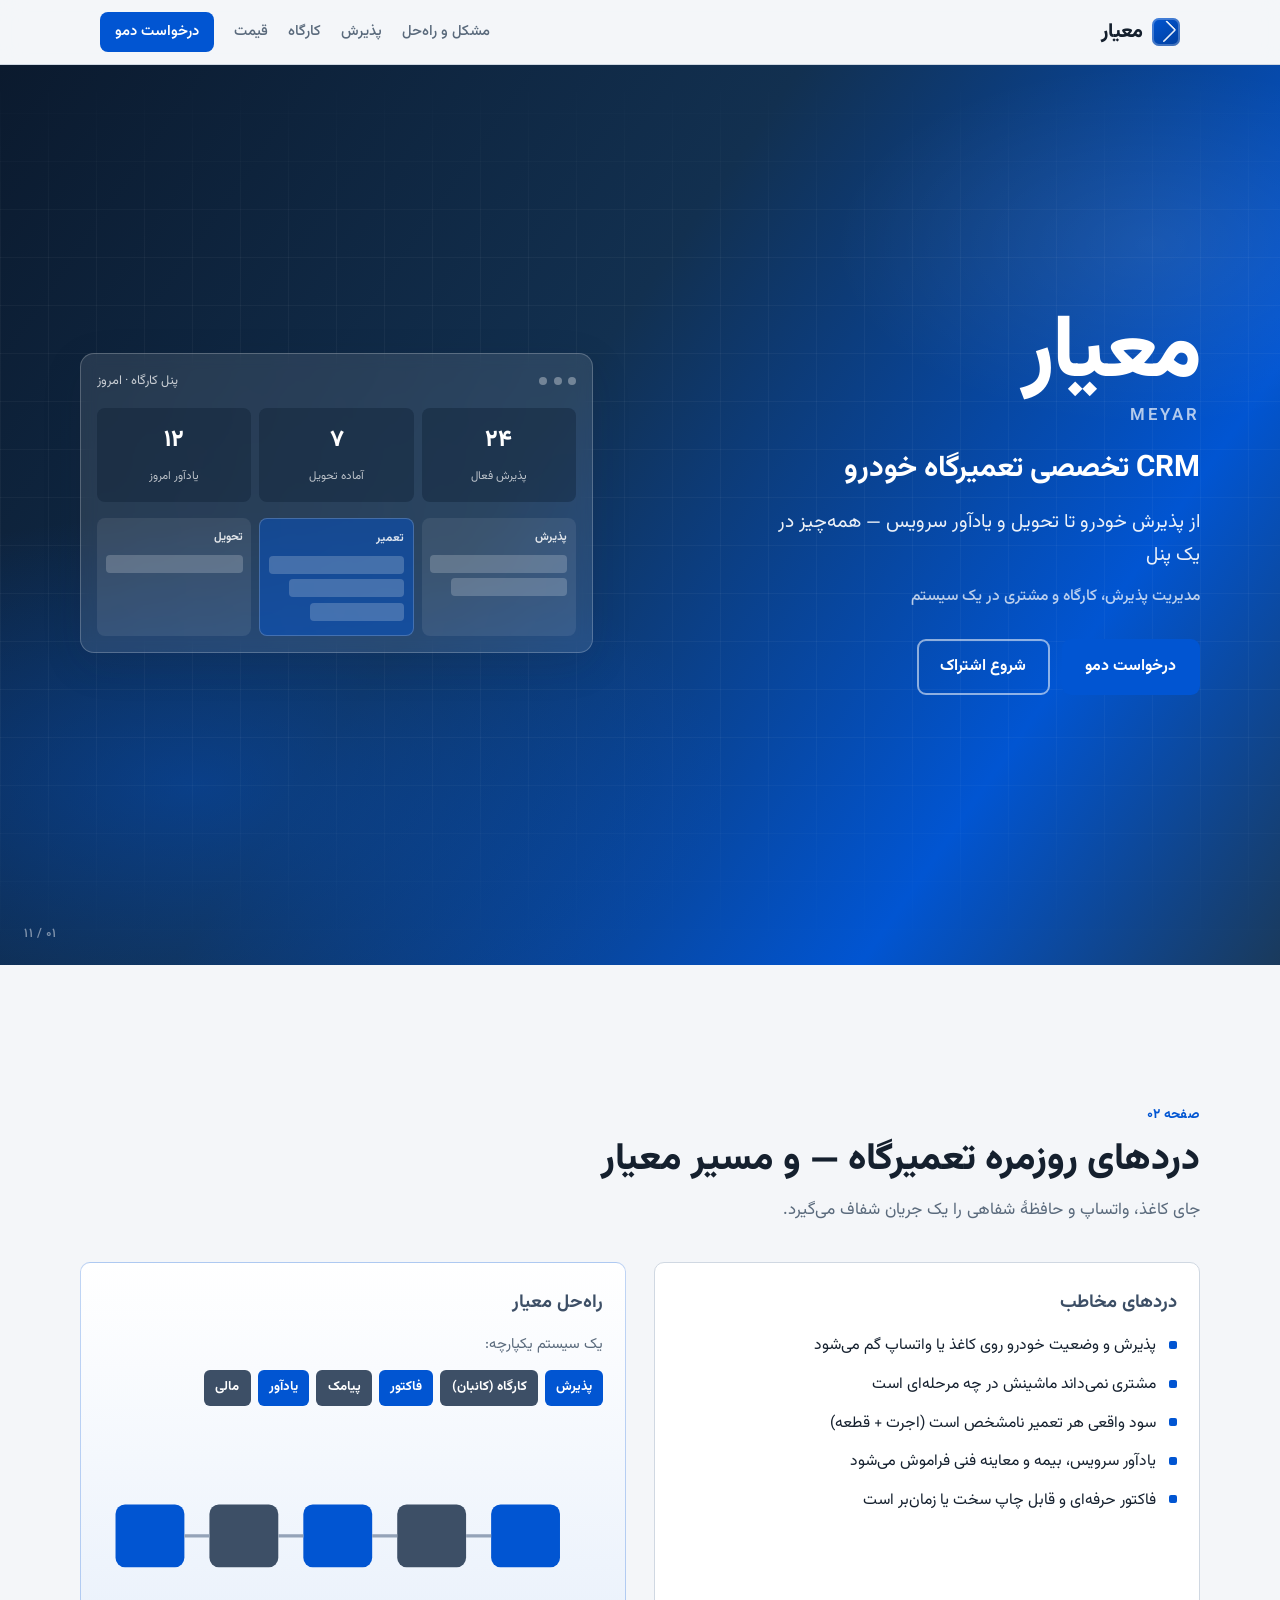
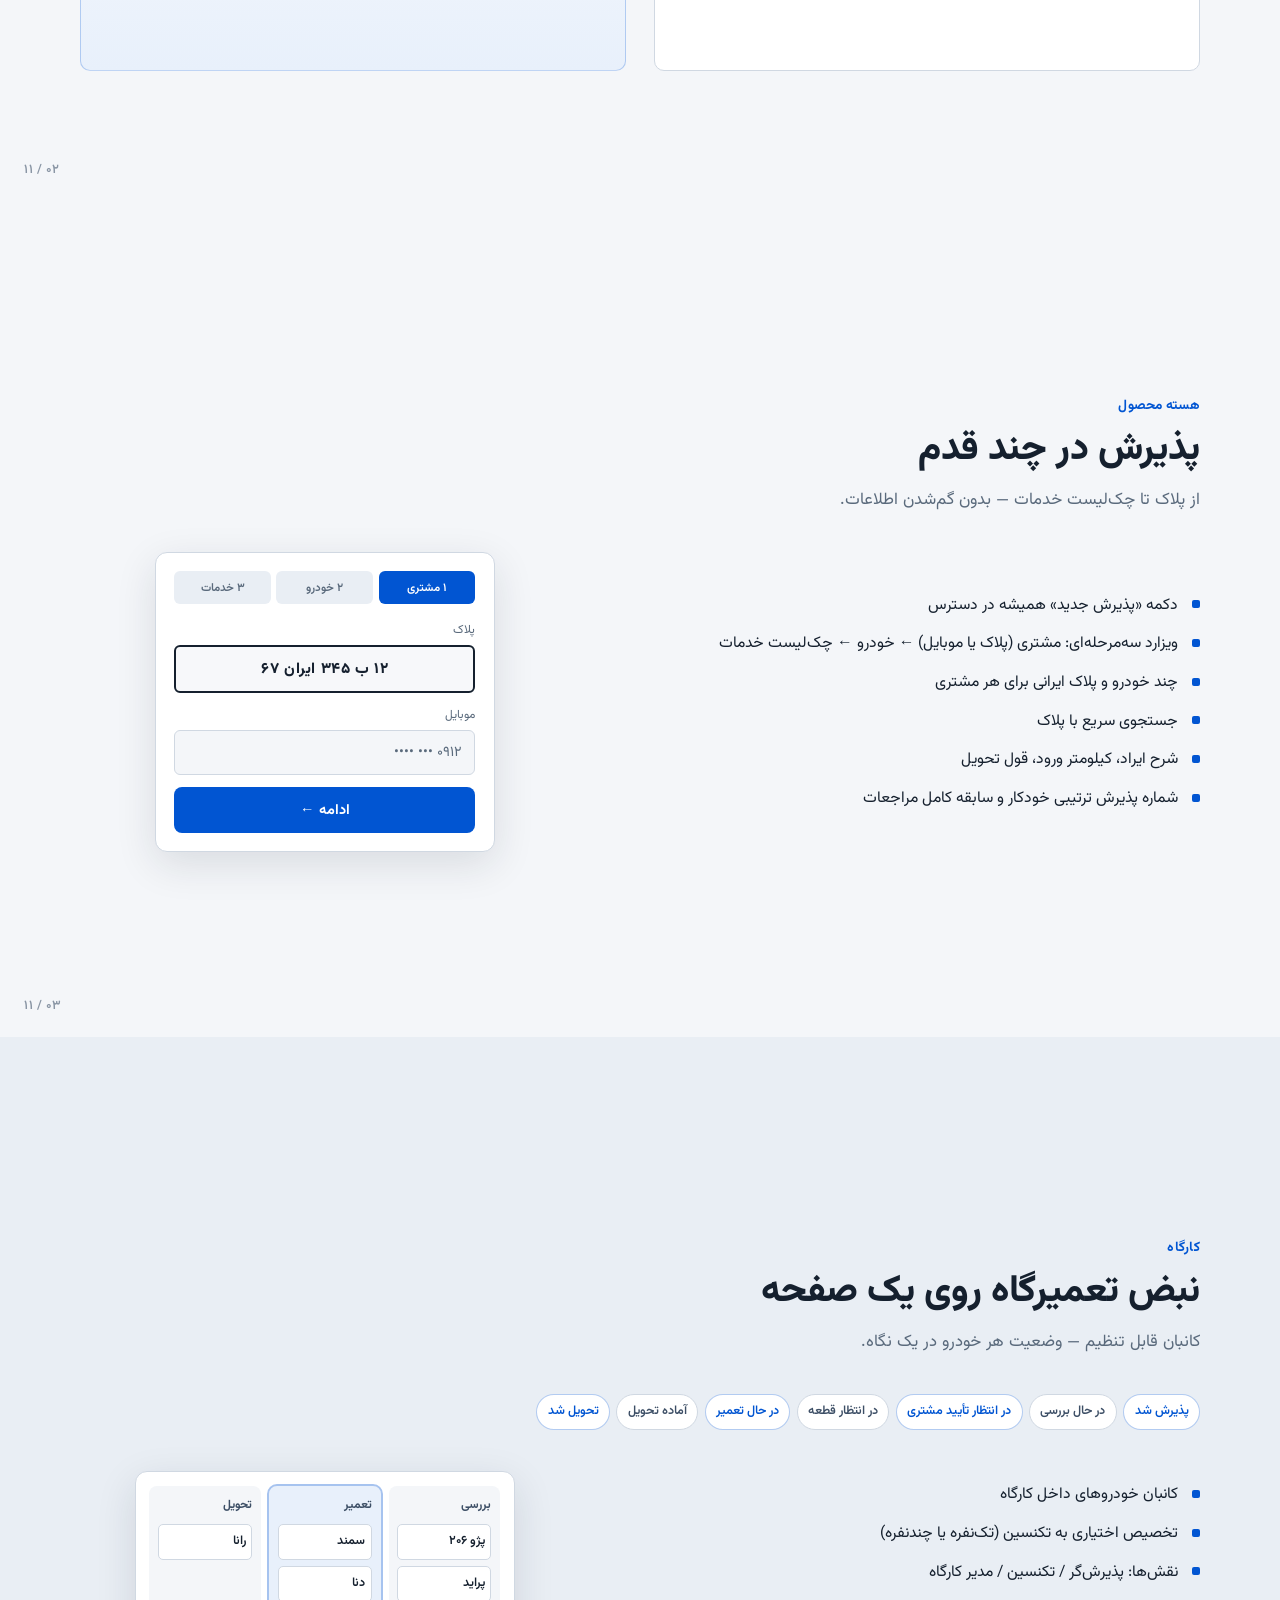
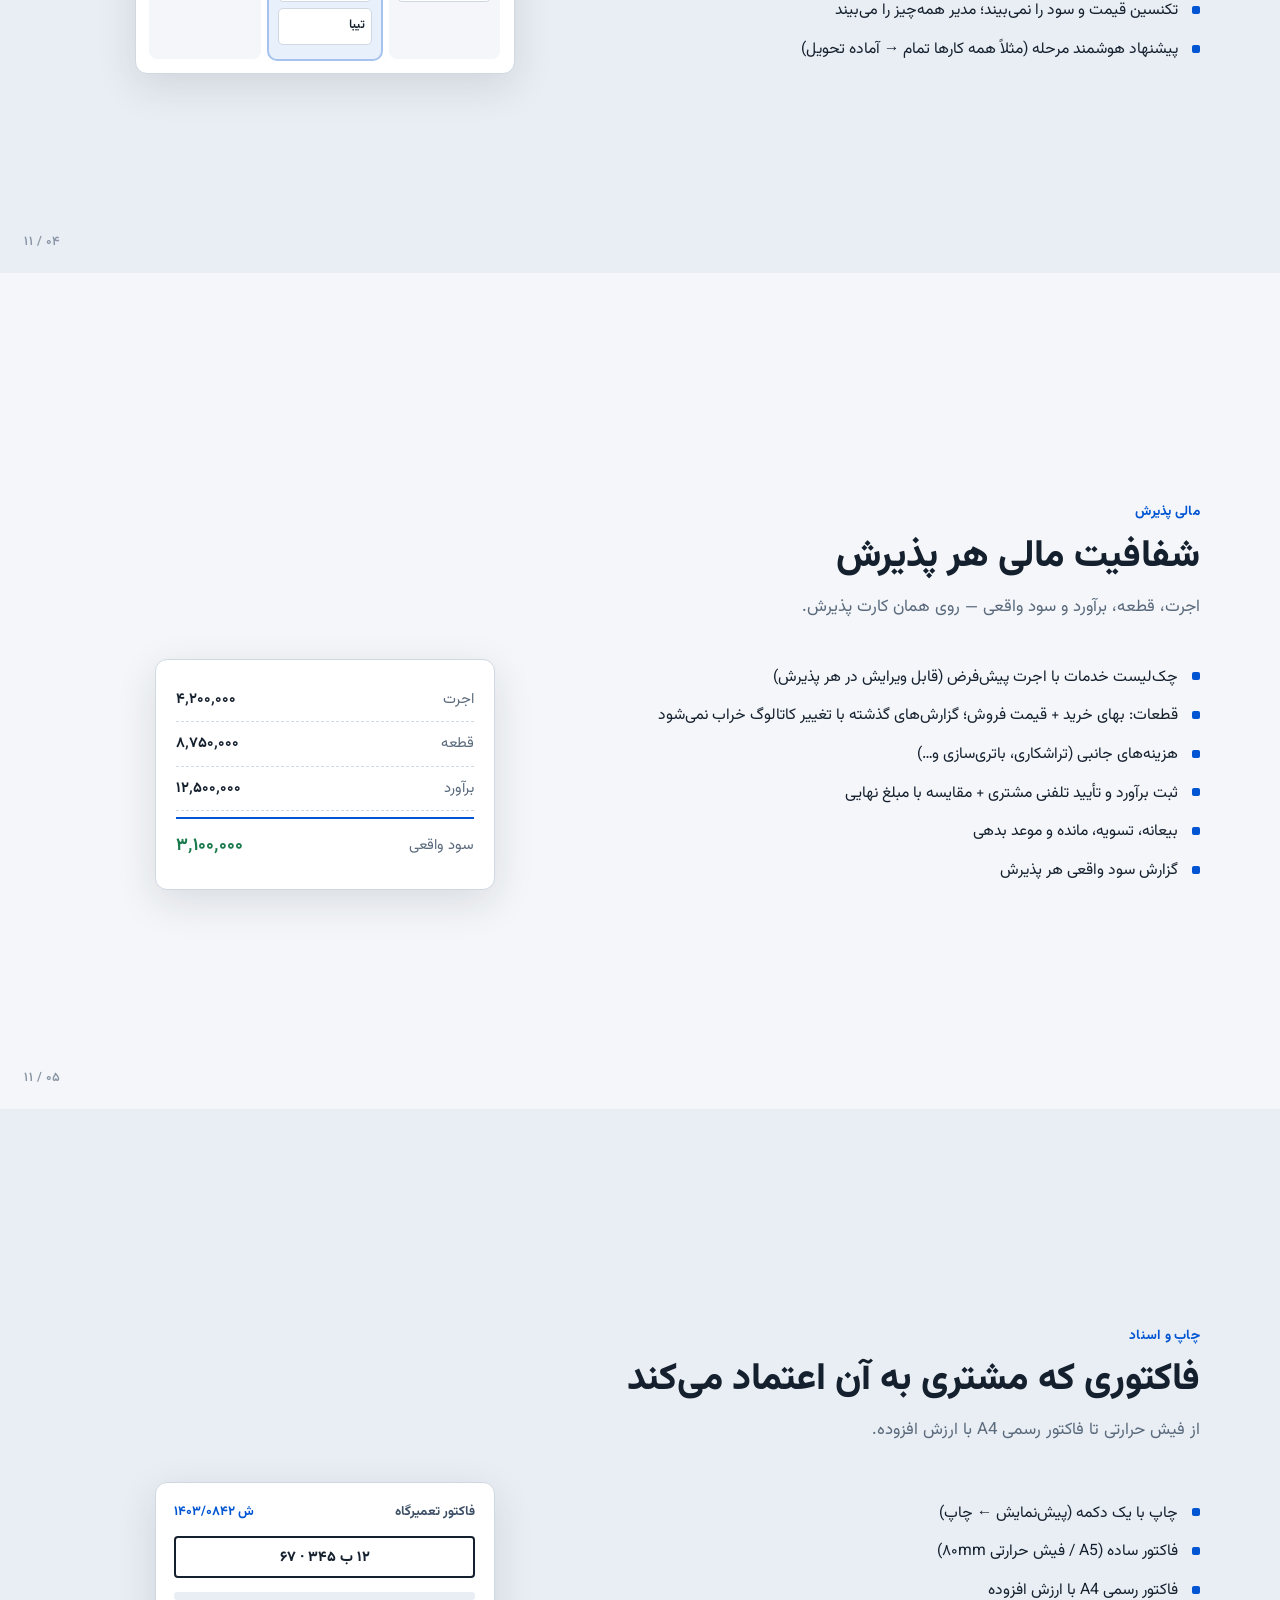
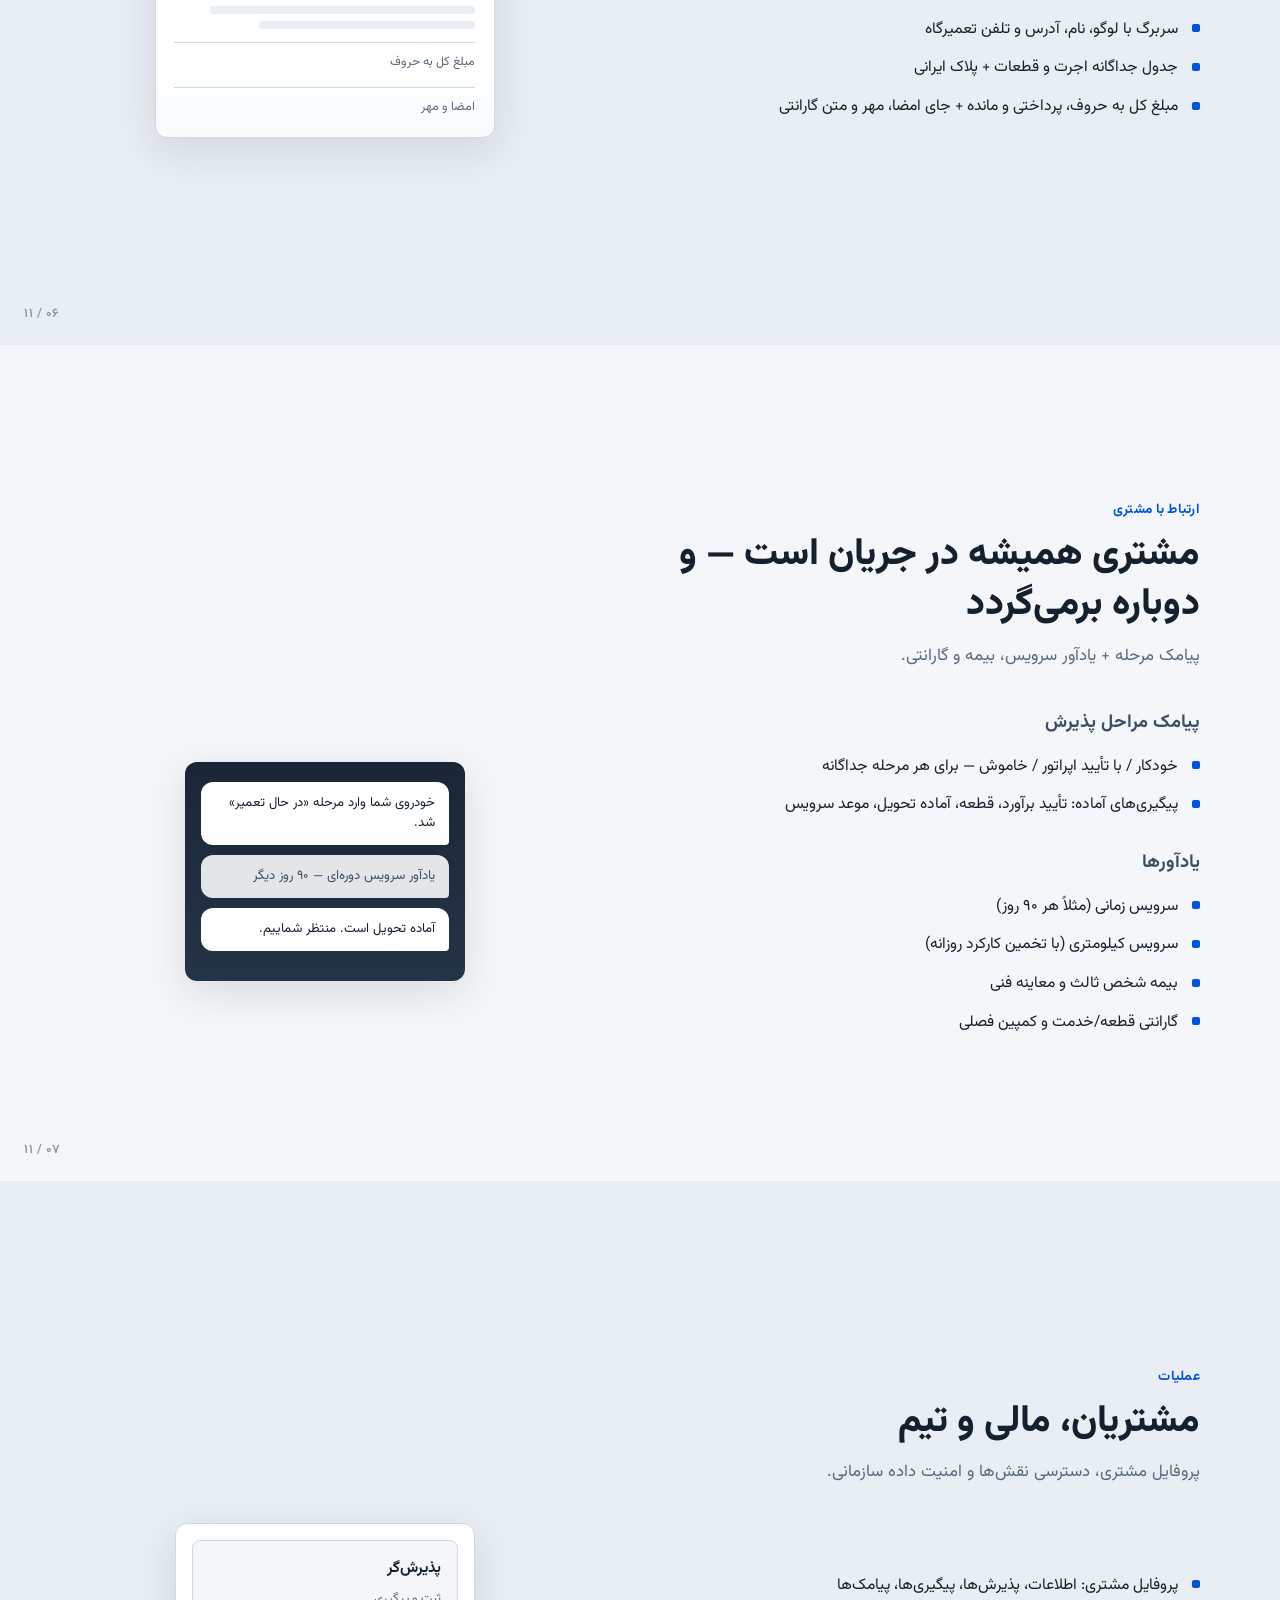
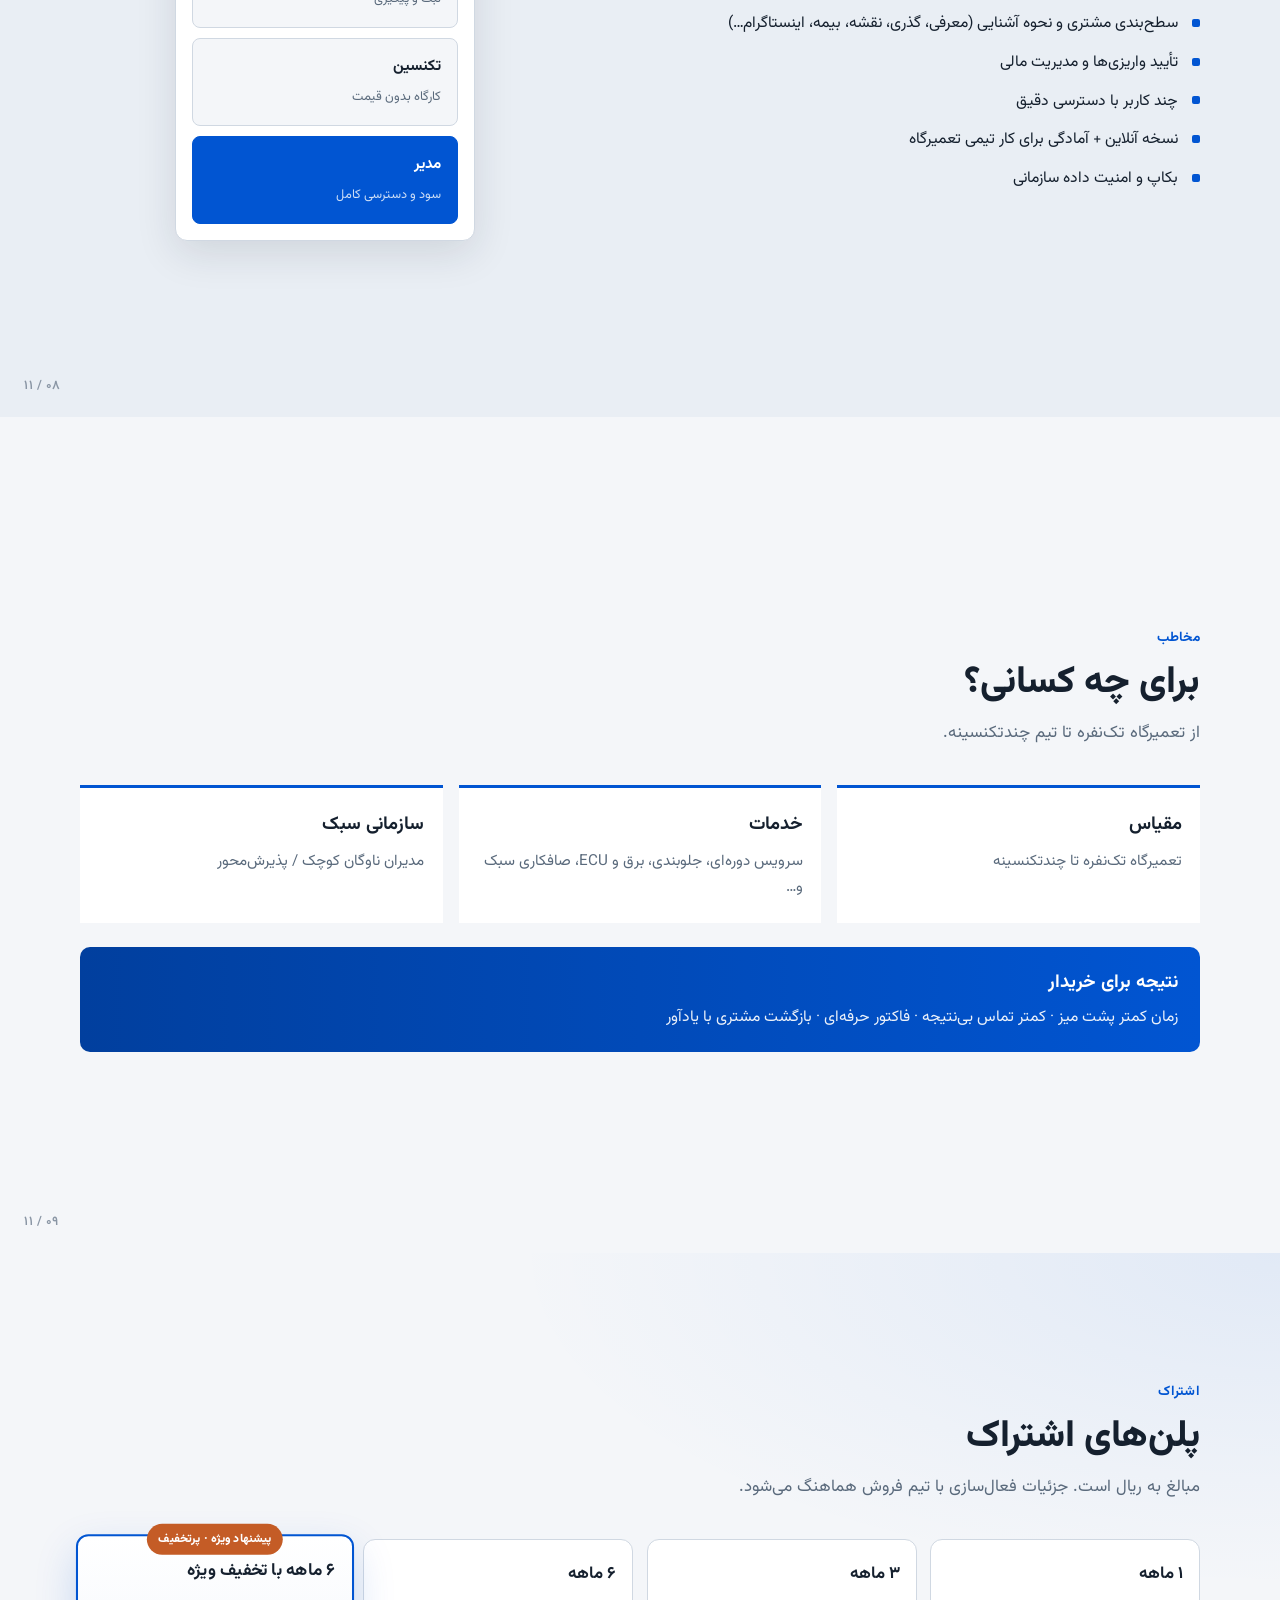
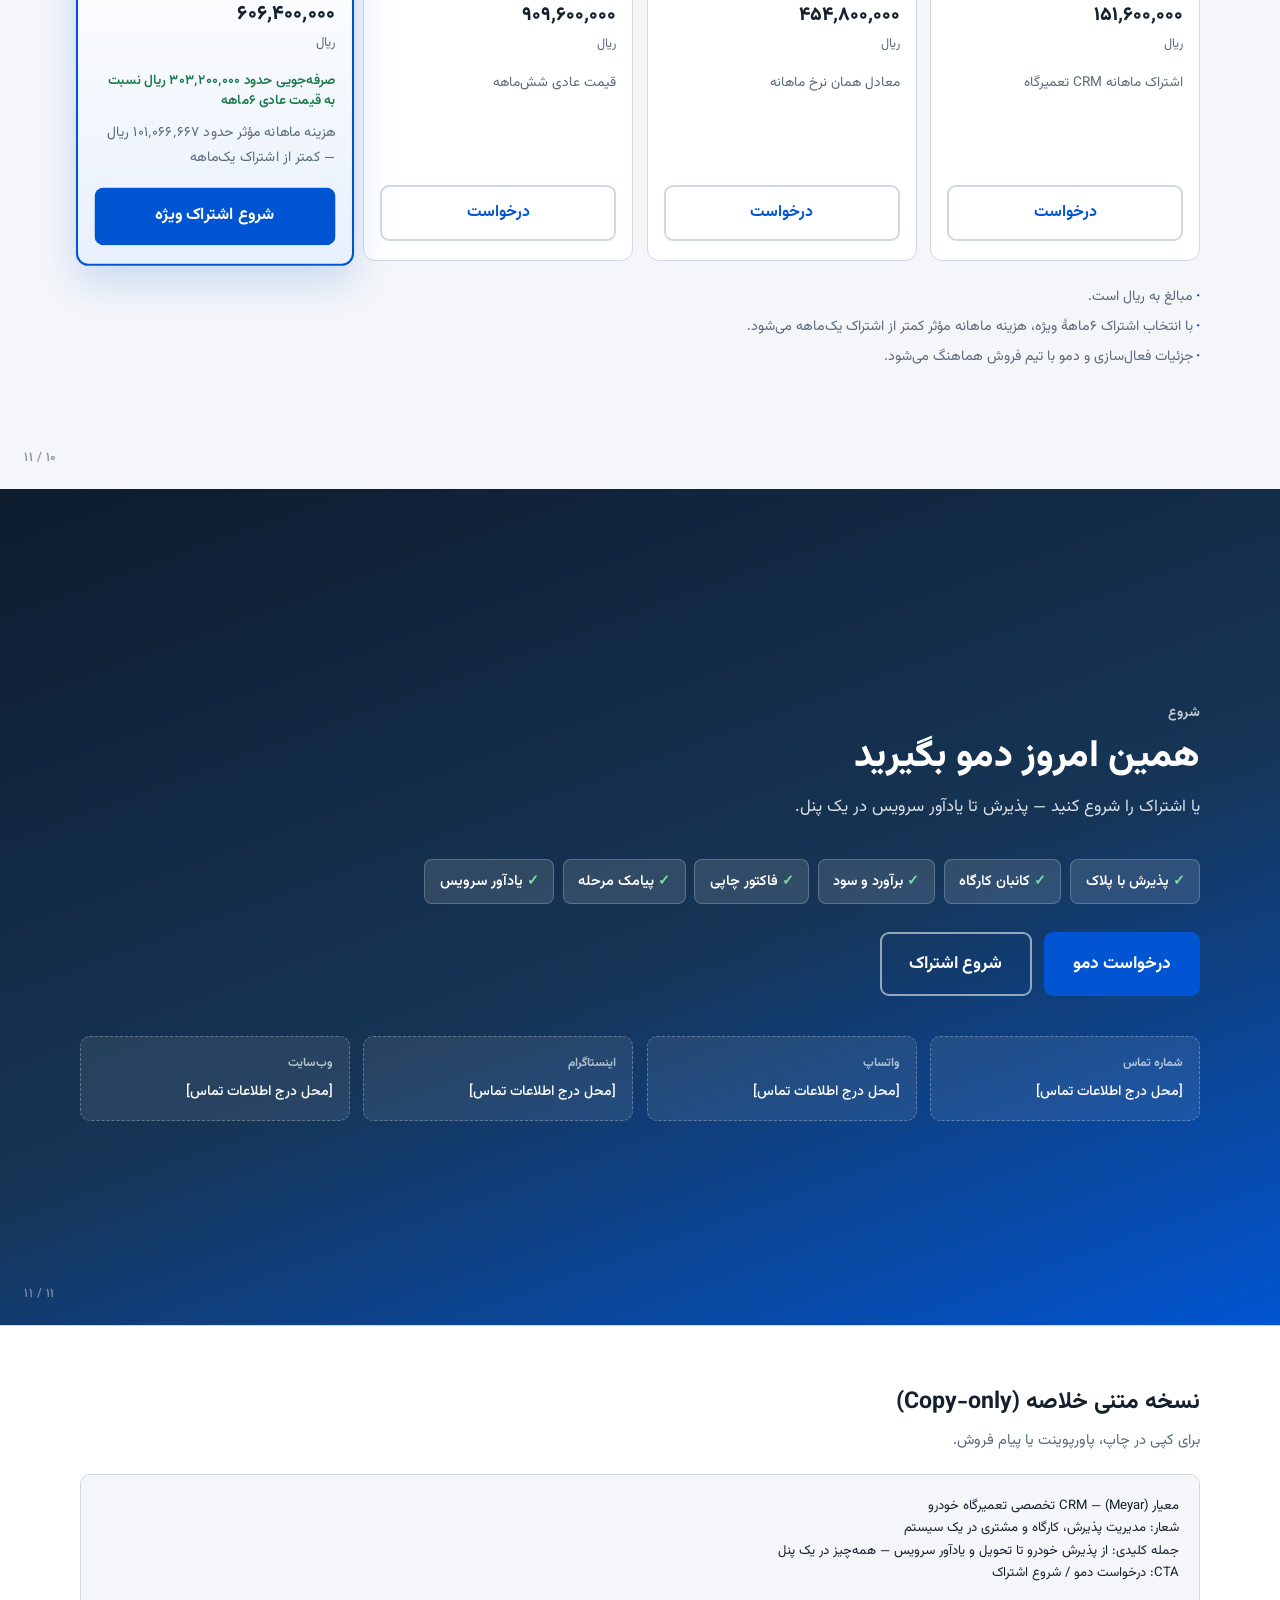
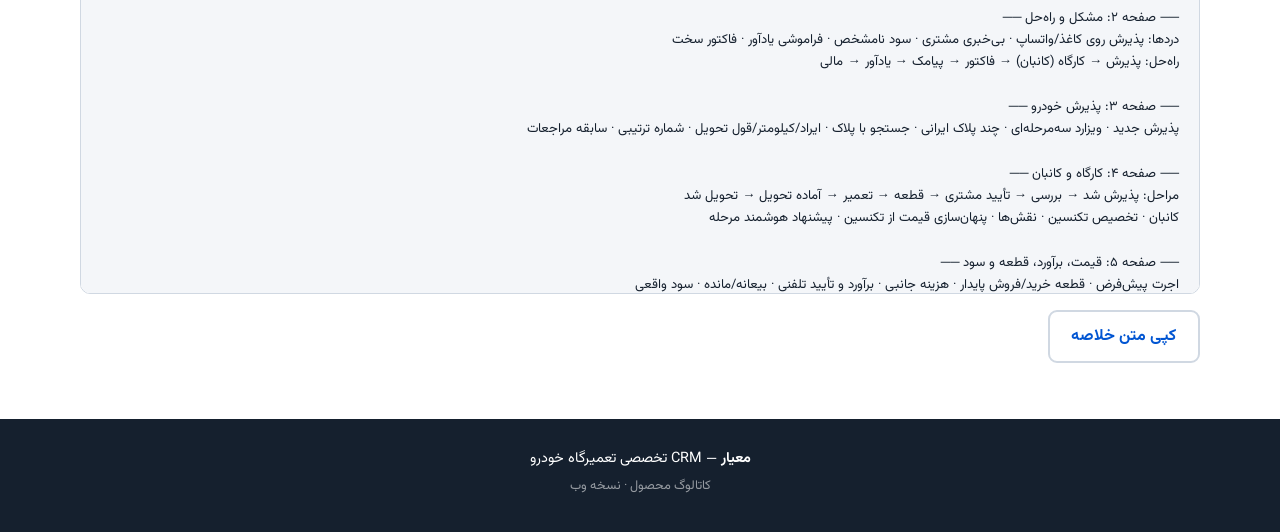
<file: meyar-crm-catalog/index.html>
<!DOCTYPE html>
<html lang="fa" dir="rtl">
<head>
  <meta charset="UTF-8" />
  <meta name="viewport" content="width=device-width, initial-scale=1" />
  <title>معیار | CRM تخصصی تعمیرگاه خودرو</title>
  <meta name="description" content="مدیریت پذیرش، کارگاه و مشتری در یک سیستم — CRM تخصصی تعمیرگاه خودرو معیار (Meyar)" />
  <link rel="preconnect" href="https://fonts.googleapis.com" />
  <link rel="preconnect" href="https://fonts.gstatic.com" crossorigin />
  <link href="https://fonts.googleapis.com/css2?family=Vazirmatn:wght@400;500;600;700;800&display=swap" rel="stylesheet" />
  <link rel="stylesheet" href="styles.css" />
</head>
<body>
  <a class="skip-link" href="#cover">رفتن به محتوا</a>

  <header class="site-nav" id="top">
    <div class="nav-inner">
      <a class="nav-brand" href="#cover" aria-label="معیار">
        <span class="brand-mark" aria-hidden="true"></span>
        <span class="brand-text">معیار</span>
      </a>
      <nav class="nav-links" aria-label="ناوبری صفحات">
        <a href="#problem">مشکل و راه‌حل</a>
        <a href="#intake">پذیرش</a>
        <a href="#workshop">کارگاه</a>
        <a href="#pricing-plans">قیمت</a>
        <a href="#contact" class="nav-cta">درخواست دمو</a>
      </nav>
      <button type="button" class="nav-toggle" aria-expanded="false" aria-controls="mobile-nav" aria-label="منو">
        <span></span><span></span><span></span>
      </button>
    </div>
    <div class="mobile-nav" id="mobile-nav" hidden>
      <a href="#problem">مشکل و راه‌حل</a>
      <a href="#intake">پذیرش</a>
      <a href="#workshop">کارگاه</a>
      <a href="#finance">مالی</a>
      <a href="#invoice">فاکتور</a>
      <a href="#sms">پیامک</a>
      <a href="#team">تیم</a>
      <a href="#audience">مخاطب</a>
      <a href="#pricing-plans">قیمت</a>
      <a href="#contact">تماس</a>
    </div>
  </header>

  <!-- صفحه ۱ — جلد -->
  <section class="page page-cover" id="cover" data-page="۱">
    <div class="cover-atmosphere" aria-hidden="true"></div>
    <div class="cover-grid" aria-hidden="true"></div>
    <div class="page-inner cover-inner">
      <div class="cover-copy reveal">
        <p class="brand-hero">معیار</p>
        <p class="brand-latin">Meyar</p>
        <h1>CRM تخصصی تعمیرگاه خودرو</h1>
        <p class="lede">از پذیرش خودرو تا تحویل و یادآور سرویس — همه‌چیز در یک پنل</p>
        <p class="tagline">مدیریت پذیرش، کارگاه و مشتری در یک سیستم</p>
        <div class="cta-group">
          <a class="btn btn-primary" href="#contact">درخواست دمو</a>
          <a class="btn btn-ghost" href="#pricing-plans">شروع اشتراک</a>
        </div>
      </div>
      <div class="cover-visual reveal delay-1" aria-hidden="true">
        <div class="hero-dashboard">
          <div class="dash-top">
            <span class="dot"></span><span class="dot"></span><span class="dot"></span>
            <span class="dash-title">پنل کارگاه · امروز</span>
          </div>
          <div class="dash-stats">
            <div><strong>۲۴</strong><span>پذیرش فعال</span></div>
            <div><strong>۷</strong><span>آماده تحویل</span></div>
            <div><strong>۱۲</strong><span>یادآور امروز</span></div>
          </div>
          <div class="dash-kanban">
            <div class="k-col"><span>پذیرش</span><i></i><i></i></div>
            <div class="k-col accent"><span>تعمیر</span><i></i><i></i><i></i></div>
            <div class="k-col"><span>تحویل</span><i></i></div>
          </div>
        </div>
      </div>
    </div>
    <p class="page-num">۰۱ / ۱۱</p>
  </section>

  <!-- صفحه ۲ — مشکل و راه‌حل -->
  <section class="page page-split" id="problem" data-page="۲">
    <div class="page-inner">
      <header class="section-head reveal">
        <p class="eyebrow">صفحه ۰۲</p>
        <h2>دردهای روزمره تعمیرگاه — و مسیر معیار</h2>
        <p class="section-sub">جای کاغذ، واتساپ و حافظهٔ شفاهی را یک جریان شفاف می‌گیرد.</p>
      </header>
      <div class="split-grid">
        <div class="pain-block reveal">
          <h3>دردهای مخاطب</h3>
          <ul class="bullet-list">
            <li>پذیرش و وضعیت خودرو روی کاغذ یا واتساپ گم می‌شود</li>
            <li>مشتری نمی‌داند ماشینش در چه مرحله‌ای است</li>
            <li>سود واقعی هر تعمیر نامشخص است (اجرت + قطعه)</li>
            <li>یادآور سرویس، بیمه و معاینه فنی فراموش می‌شود</li>
            <li>فاکتور حرفه‌ای و قابل چاپ سخت یا زمان‌بر است</li>
          </ul>
        </div>
        <div class="solution-block reveal delay-1">
          <h3>راه‌حل معیار</h3>
          <p class="flow-label">یک سیستم یکپارچه:</p>
          <ol class="flow-chain">
            <li>پذیرش</li>
            <li>کارگاه (کانبان)</li>
            <li>فاکتور</li>
            <li>پیامک</li>
            <li>یادآور</li>
            <li>مالی</li>
          </ol>
          <div class="concept-art concept-flow" aria-hidden="true">
            <svg viewBox="0 0 320 120" fill="none" xmlns="http://www.w3.org/2000/svg">
              <rect x="8" y="40" width="44" height="40" rx="6" fill="#0155d2"/>
              <rect x="68" y="40" width="44" height="40" rx="6" fill="#3d4f66"/>
              <rect x="128" y="40" width="44" height="40" rx="6" fill="#0155d2"/>
              <rect x="188" y="40" width="44" height="40" rx="6" fill="#3d4f66"/>
              <rect x="248" y="40" width="44" height="40" rx="6" fill="#0155d2"/>
              <path d="M52 60h16M112 60h16M172 60h16M232 60h16" stroke="#94a3b8" stroke-width="2"/>
            </svg>
          </div>
        </div>
      </div>
    </div>
    <p class="page-num">۰۲ / ۱۱</p>
  </section>

  <!-- صفحه ۳ — پذیرش -->
  <section class="page" id="intake" data-page="۳">
    <div class="page-inner">
      <header class="section-head reveal">
        <p class="eyebrow">هسته محصول</p>
        <h2>پذیرش در چند قدم</h2>
        <p class="section-sub">از پلاک تا چک‌لیست خدمات — بدون گم‌شدن اطلاعات.</p>
      </header>
      <div class="feature-layout">
        <ul class="bullet-list reveal">
          <li>دکمه «پذیرش جدید» همیشه در دسترس</li>
          <li>ویزارد سه‌مرحله‌ای: مشتری (پلاک یا موبایل) ← خودرو ← چک‌لیست خدمات</li>
          <li>چند خودرو و پلاک ایرانی برای هر مشتری</li>
          <li>جستجوی سریع با پلاک</li>
          <li>شرح ایراد، کیلومتر ورود، قول تحویل</li>
          <li>شماره پذیرش ترتیبی خودکار و سابقه کامل مراجعات</li>
        </ul>
        <div class="concept-art concept-wizard reveal delay-1" aria-hidden="true">
          <div class="wizard-ui">
            <div class="wiz-steps">
              <span class="on">۱ مشتری</span>
              <span>۲ خودرو</span>
              <span>۳ خدمات</span>
            </div>
            <div class="wiz-field"><label>پلاک</label><div class="plate">۱۲ ب ۳۴۵ ایران ۶۷</div></div>
            <div class="wiz-field"><label>موبایل</label><div class="fake-input">۰۹۱۲ ••• ••••</div></div>
            <div class="wiz-btn">ادامه ←</div>
          </div>
        </div>
      </div>
    </div>
    <p class="page-num">۰۳ / ۱۱</p>
  </section>

  <!-- صفحه ۴ — کارگاه -->
  <section class="page page-alt" id="workshop" data-page="۴">
    <div class="page-inner">
      <header class="section-head reveal">
        <p class="eyebrow">کارگاه</p>
        <h2>نبض تعمیرگاه روی یک صفحه</h2>
        <p class="section-sub">کانبان قابل تنظیم — وضعیت هر خودرو در یک نگاه.</p>
      </header>
      <div class="stages-strip reveal" aria-label="مراحل پیش‌فرض کانبان">
        <span>پذیرش شد</span>
        <span>در حال بررسی</span>
        <span>در انتظار تأیید مشتری</span>
        <span>در انتظار قطعه</span>
        <span>در حال تعمیر</span>
        <span>آماده تحویل</span>
        <span>تحویل شد</span>
      </div>
      <div class="feature-layout">
        <ul class="bullet-list reveal">
          <li>کانبان خودروهای داخل کارگاه</li>
          <li>تخصیص اختیاری به تکنسین (تک‌نفره یا چندنفره)</li>
          <li>نقش‌ها: پذیرش‌گر / تکنسین / مدیر کارگاه</li>
          <li>تکنسین قیمت و سود را نمی‌بیند؛ مدیر همه‌چیز را می‌بیند</li>
          <li>پیشنهاد هوشمند مرحله (مثلاً همه کارها تمام → آماده تحویل)</li>
        </ul>
        <div class="concept-art concept-kanban reveal delay-1" aria-hidden="true">
          <div class="mini-kanban">
            <div class="mk"><b>بررسی</b><i>پژو ۲۰۶</i><i>پراید</i></div>
            <div class="mk hot"><b>تعمیر</b><i>سمند</i><i>دنا</i><i>تیبا</i></div>
            <div class="mk"><b>تحویل</b><i>رانا</i></div>
          </div>
        </div>
      </div>
    </div>
    <p class="page-num">۰۴ / ۱۱</p>
  </section>

  <!-- صفحه ۵ — مالی -->
  <section class="page" id="finance" data-page="۵">
    <div class="page-inner">
      <header class="section-head reveal">
        <p class="eyebrow">مالی پذیرش</p>
        <h2>شفافیت مالی هر پذیرش</h2>
        <p class="section-sub">اجرت، قطعه، برآورد و سود واقعی — روی همان کارت پذیرش.</p>
      </header>
      <div class="feature-layout">
        <ul class="bullet-list reveal">
          <li>چک‌لیست خدمات با اجرت پیش‌فرض (قابل ویرایش در هر پذیرش)</li>
          <li>قطعات: بهای خرید + قیمت فروش؛ گزارش‌های گذشته با تغییر کاتالوگ خراب نمی‌شود</li>
          <li>هزینه‌های جانبی (تراشکاری، باتری‌سازی و…)</li>
          <li>ثبت برآورد و تأیید تلفنی مشتری + مقایسه با مبلغ نهایی</li>
          <li>بیعانه، تسویه، مانده و موعد بدهی</li>
          <li>گزارش سود واقعی هر پذیرش</li>
        </ul>
        <div class="concept-art concept-money reveal delay-1" aria-hidden="true">
          <div class="money-card">
            <div class="mc-row"><span>اجرت</span><strong>۴٬۲۰۰٬۰۰۰</strong></div>
            <div class="mc-row"><span>قطعه</span><strong>۸٬۷۵۰٬۰۰۰</strong></div>
            <div class="mc-row"><span>برآورد</span><strong>۱۲٬۵۰۰٬۰۰۰</strong></div>
            <div class="mc-row total"><span>سود واقعی</span><strong>۳٬۱۰۰٬۰۰۰</strong></div>
          </div>
        </div>
      </div>
    </div>
    <p class="page-num">۰۵ / ۱۱</p>
  </section>

  <!-- صفحه ۶ — فاکتور -->
  <section class="page page-alt" id="invoice" data-page="۶">
    <div class="page-inner">
      <header class="section-head reveal">
        <p class="eyebrow">چاپ و اسناد</p>
        <h2>فاکتوری که مشتری به آن اعتماد می‌کند</h2>
        <p class="section-sub">از فیش حرارتی تا فاکتور رسمی A4 با ارزش افزوده.</p>
      </header>
      <div class="feature-layout">
        <ul class="bullet-list reveal">
          <li>چاپ با یک دکمه (پیش‌نمایش ← چاپ)</li>
          <li>فاکتور ساده (A5 / فیش حرارتی ۸۰mm)</li>
          <li>فاکتور رسمی A4 با ارزش افزوده</li>
          <li>سربرگ با لوگو، نام، آدرس و تلفن تعمیرگاه</li>
          <li>جدول جداگانه اجرت و قطعات + پلاک ایرانی</li>
          <li>مبلغ کل به حروف، پرداختی و مانده + جای امضا، مهر و متن گارانتی</li>
        </ul>
        <div class="concept-art concept-invoice reveal delay-1" aria-hidden="true">
          <div class="invoice-sheet">
            <div class="inv-head"><span>فاکتور تعمیرگاه</span><span class="inv-no">ش ۱۴۰۳/۰۸۴۲</span></div>
            <div class="inv-plate">۱۲ ب ۳۴۵ · ۶۷</div>
            <div class="inv-lines"><i></i><i></i><i></i></div>
            <div class="inv-total">مبلغ کل به حروف</div>
            <div class="inv-sign">امضا و مهر</div>
          </div>
        </div>
      </div>
    </div>
    <p class="page-num">۰۶ / ۱۱</p>
  </section>

  <!-- صفحه ۷ — پیامک -->
  <section class="page" id="sms" data-page="۷">
    <div class="page-inner">
      <header class="section-head reveal">
        <p class="eyebrow">ارتباط با مشتری</p>
        <h2>مشتری همیشه در جریان است — و دوباره برمی‌گردد</h2>
        <p class="section-sub">پیامک مرحله + یادآور سرویس، بیمه و گارانتی.</p>
      </header>
      <div class="two-cols">
        <div class="reveal">
          <h3>پیامک مراحل پذیرش</h3>
          <ul class="bullet-list">
            <li>خودکار / با تأیید اپراتور / خاموش — برای هر مرحله جداگانه</li>
            <li>پیگیری‌های آماده: تأیید برآورد، قطعه، آماده تحویل، موعد سرویس</li>
          </ul>
          <h3 class="mt">یادآورها</h3>
          <ul class="bullet-list">
            <li>سرویس زمانی (مثلاً هر ۹۰ روز)</li>
            <li>سرویس کیلومتری (با تخمین کارکرد روزانه)</li>
            <li>بیمه شخص ثالث و معاینه فنی</li>
            <li>گارانتی قطعه/خدمت و کمپین فصلی</li>
          </ul>
        </div>
        <div class="concept-art concept-sms reveal delay-1" aria-hidden="true">
          <div class="phone-ui">
            <div class="bubble">خودروی شما وارد مرحله «در حال تعمیر» شد.</div>
            <div class="bubble soft">یادآور سرویس دوره‌ای — ۹۰ روز دیگر</div>
            <div class="bubble">آماده تحویل است. منتظر شماییم.</div>
          </div>
        </div>
      </div>
    </div>
    <p class="page-num">۰۷ / ۱۱</p>
  </section>

  <!-- صفحه ۸ — مشتریان و تیم -->
  <section class="page page-alt" id="team" data-page="۸">
    <div class="page-inner">
      <header class="section-head reveal">
        <p class="eyebrow">عملیات</p>
        <h2>مشتریان، مالی و تیم</h2>
        <p class="section-sub">پروفایل مشتری، دسترسی نقش‌ها و امنیت داده سازمانی.</p>
      </header>
      <div class="feature-layout">
        <ul class="bullet-list reveal">
          <li>پروفایل مشتری: اطلاعات، پذیرش‌ها، پیگیری‌ها، پیامک‌ها</li>
          <li>سطح‌بندی مشتری و نحوه آشنایی (معرفی، گذری، نقشه، بیمه، اینستاگرام…)</li>
          <li>تأیید واریزی‌ها و مدیریت مالی</li>
          <li>چند کاربر با دسترسی دقیق</li>
          <li>نسخه آنلاین + آمادگی برای کار تیمی تعمیرگاه</li>
          <li>بکاپ و امنیت داده سازمانی</li>
        </ul>
        <div class="concept-art concept-roles reveal delay-1" aria-hidden="true">
          <div class="role-chips">
            <div class="role"><b>پذیرش‌گر</b><span>ثبت و پیگیری</span></div>
            <div class="role"><b>تکنسین</b><span>کارگاه بدون قیمت</span></div>
            <div class="role manager"><b>مدیر</b><span>سود و دسترسی کامل</span></div>
          </div>
        </div>
      </div>
    </div>
    <p class="page-num">۰۸ / ۱۱</p>
  </section>

  <!-- صفحه ۹ — مخاطب -->
  <section class="page" id="audience" data-page="۹">
    <div class="page-inner">
      <header class="section-head reveal">
        <p class="eyebrow">مخاطب</p>
        <h2>برای چه کسانی؟</h2>
        <p class="section-sub">از تعمیرگاه تک‌نفره تا تیم چندتکنسینه.</p>
      </header>
      <div class="audience-grid reveal">
        <div class="aud-item">
          <h3>مقیاس</h3>
          <p>تعمیرگاه تک‌نفره تا چندتکنسینه</p>
        </div>
        <div class="aud-item">
          <h3>خدمات</h3>
          <p>سرویس دوره‌ای، جلوبندی، برق و ECU، صافکاری سبک و…</p>
        </div>
        <div class="aud-item">
          <h3>سازمانی سبک</h3>
          <p>مدیران ناوگان کوچک / پذیرش‌محور</p>
        </div>
      </div>
      <div class="outcome-bar reveal delay-1">
        <h3>نتیجه برای خریدار</h3>
        <p>زمان کمتر پشت میز · کمتر تماس بی‌نتیجه · فاکتور حرفه‌ای · بازگشت مشتری با یادآور</p>
      </div>
    </div>
    <p class="page-num">۰۹ / ۱۱</p>
  </section>

  <!-- صفحه ۱۰ — قیمت -->
  <section class="page page-pricing" id="pricing-plans" data-page="۱۰">
    <div class="page-inner">
      <header class="section-head reveal">
        <p class="eyebrow">اشتراک</p>
        <h2>پلن‌های اشتراک</h2>
        <p class="section-sub">مبالغ به ریال است. جزئیات فعال‌سازی با تیم فروش هماهنگ می‌شود.</p>
      </header>
      <div class="pricing-grid reveal">
        <article class="plan">
          <h3>۱ ماهه</h3>
          <p class="price"><span class="num">۱۵۱٬۶۰۰٬۰۰۰</span> <span class="unit">ریال</span></p>
          <p class="plan-desc">اشتراک ماهانه CRM تعمیرگاه</p>
          <a class="btn btn-outline" href="#contact">درخواست</a>
        </article>
        <article class="plan">
          <h3>۳ ماهه</h3>
          <p class="price"><span class="num">۴۵۴٬۸۰۰٬۰۰۰</span> <span class="unit">ریال</span></p>
          <p class="plan-desc">معادل همان نرخ ماهانه</p>
          <a class="btn btn-outline" href="#contact">درخواست</a>
        </article>
        <article class="plan">
          <h3>۶ ماهه</h3>
          <p class="price"><span class="num">۹۰۹٬۶۰۰٬۰۰۰</span> <span class="unit">ریال</span></p>
          <p class="plan-desc">قیمت عادی شش‌ماهه</p>
          <a class="btn btn-outline" href="#contact">درخواست</a>
        </article>
        <article class="plan plan-featured">
          <span class="badge">پیشنهاد ویژه · پرتخفیف</span>
          <h3>۶ ماهه با تخفیف ویژه</h3>
          <p class="price"><span class="num">۶۰۶٬۴۰۰٬۰۰۰</span> <span class="unit">ریال</span></p>
          <p class="save">صرفه‌جویی حدود ۳۰۳٬۲۰۰٬۰۰۰ ریال نسبت به قیمت عادی ۶ماهه</p>
          <p class="plan-desc">هزینه ماهانه مؤثر حدود ۱۰۱٬۰۶۶٬۶۶۷ ریال — کمتر از اشتراک یک‌ماهه</p>
          <a class="btn btn-primary" href="#contact">شروع اشتراک ویژه</a>
        </article>
      </div>
      <ul class="pricing-notes reveal">
        <li>مبالغ به ریال است.</li>
        <li>با انتخاب اشتراک ۶ماههٔ ویژه، هزینه ماهانه مؤثر کمتر از اشتراک یک‌ماهه می‌شود.</li>
        <li>جزئیات فعال‌سازی و دمو با تیم فروش هماهنگ می‌شود.</li>
      </ul>
    </div>
    <p class="page-num">۱۰ / ۱۱</p>
  </section>

  <!-- صفحه ۱۱ — جمع‌بندی -->
  <section class="page page-cta" id="contact" data-page="۱۱">
    <div class="page-inner">
      <header class="section-head reveal">
        <p class="eyebrow">شروع</p>
        <h2>همین امروز دمو بگیرید</h2>
        <p class="section-sub">یا اشتراک را شروع کنید — پذیرش تا یادآور سرویس در یک پنل.</p>
      </header>
      <ul class="checklist reveal">
        <li>پذیرش با پلاک</li>
        <li>کانبان کارگاه</li>
        <li>برآورد و سود</li>
        <li>فاکتور چاپی</li>
        <li>پیامک مرحله</li>
        <li>یادآور سرویس</li>
      </ul>
      <div class="cta-group reveal delay-1">
        <a class="btn btn-primary btn-lg" href="tel:">درخواست دمو</a>
        <a class="btn btn-ghost btn-lg" href="#pricing-plans">شروع اشتراک</a>
      </div>
      <div class="contact-slots reveal delay-2">
        <div>
          <span class="label">شماره تماس</span>
          <p>[محل درج اطلاعات تماس]</p>
        </div>
        <div>
          <span class="label">واتساپ</span>
          <p>[محل درج اطلاعات تماس]</p>
        </div>
        <div>
          <span class="label">اینستاگرام</span>
          <p>[محل درج اطلاعات تماس]</p>
        </div>
        <div>
          <span class="label">وب‌سایت</span>
          <p>[محل درج اطلاعات تماس]</p>
        </div>
      </div>
    </div>
    <p class="page-num">۱۱ / ۱۱</p>
  </section>

  <!-- نسخه متنی خلاصه -->
  <section class="copy-only" id="copy-only" aria-labelledby="copy-title">
    <div class="page-inner">
      <h2 id="copy-title">نسخه متنی خلاصه (Copy-only)</h2>
      <p class="copy-hint">برای کپی در چاپ، پاورپوینت یا پیام فروش.</p>
      <pre class="copy-block" tabindex="0">معیار (Meyar) — CRM تخصصی تعمیرگاه خودرو
شعار: مدیریت پذیرش، کارگاه و مشتری در یک سیستم
جمله کلیدی: از پذیرش خودرو تا تحویل و یادآور سرویس — همه‌چیز در یک پنل
CTA: درخواست دمو / شروع اشتراک

── صفحه ۲: مشکل و راه‌حل ──
دردها: پذیرش روی کاغذ/واتساپ · بی‌خبری مشتری · سود نامشخص · فراموشی یادآور · فاکتور سخت
راه‌حل: پذیرش → کارگاه (کانبان) → فاکتور → پیامک → یادآور → مالی

── صفحه ۳: پذیرش خودرو ──
پذیرش جدید · ویزارد سه‌مرحله‌ای · چند پلاک ایرانی · جستجو با پلاک · ایراد/کیلومتر/قول تحویل · شماره ترتیبی · سابقه مراجعات

── صفحه ۴: کارگاه و کانبان ──
مراحل: پذیرش شد → بررسی → تأیید مشتری → قطعه → تعمیر → آماده تحویل → تحویل شد
کانبان · تخصیص تکنسین · نقش‌ها · پنهان‌سازی قیمت از تکنسین · پیشنهاد هوشمند مرحله

── صفحه ۵: قیمت، برآورد، قطعه و سود ──
اجرت پیش‌فرض · قطعه خرید/فروش پایدار · هزینه جانبی · برآورد و تأیید تلفنی · بیعانه/مانده · سود واقعی

── صفحه ۶: فاکتور و برگه پذیرش ──
چاپ یک‌دکمه‌ای · A5/حرارتی ۸۰mm · A4 رسمی با ارزش افزوده · سربرگ · اجرت/قطعه جدا · مبلغ به حروف · امضا/مهر/گارانتی · برگه پذیرش ورود

── صفحه ۷: پیامک و یادآورها ──
پیامک مرحله: خودکار / تأیید اپراتور / خاموش
یادآور: زمانی · کیلومتری · بیمه · معاینه · گارانتی · کمپین فصلی

── صفحه ۸: مشتریان، مالی و تیم ──
پروفایل مشتری · سطح‌بندی و نحوه آشنایی · مالی و واریزی · چند کاربر · آنلاین تیمی · بکاپ سازمانی

── صفحه ۹: مخاطب ──
تک‌نفره تا چندتکنسینه · سرویس/جلوبندی/برق/صافکاری سبک · ناوگان کوچک
نتیجه: زمان کمتر · تماس کمتر · فاکتور حرفه‌ای · بازگشت با یادآور

── صفحه ۱۰: قیمت (ریال) ──
۱ ماهه: ۱۵۱٬۶۰۰٬۰۰۰
۳ ماهه: ۴۵۴٬۸۰۰٬۰۰۰
۶ ماهه: ۹۰۹٬۶۰۰٬۰۰۰
۶ ماهه ویژه: ۶۰۶٬۴۰۰٬۰۰۰ (صرفه‌جویی ≈ ۳۰۳٬۲۰۰٬۰۰۰ | ماهانه مؤثر ≈ ۱۰۱٬۰۶۶٬۶۶۷)

── صفحه ۱۱: CTA ──
✓ پذیرش با پلاک  ✓ کانبان  ✓ برآورد و سود  ✓ فاکتور  ✓ پیامک  ✓ یادآور
تماس / واتساپ / اینستاگرام / وب‌سایت: [محل درج اطلاعات تماس]</pre>
      <button type="button" class="btn btn-outline" id="copy-btn">کپی متن خلاصه</button>
    </div>
  </section>

  <footer class="site-footer">
    <p><strong>معیار</strong> — CRM تخصصی تعمیرگاه خودرو</p>
    <p class="muted">کاتالوگ محصول · نسخه وب</p>
  </footer>

  <script src="script.js"></script>
</body>
</html>
</file>
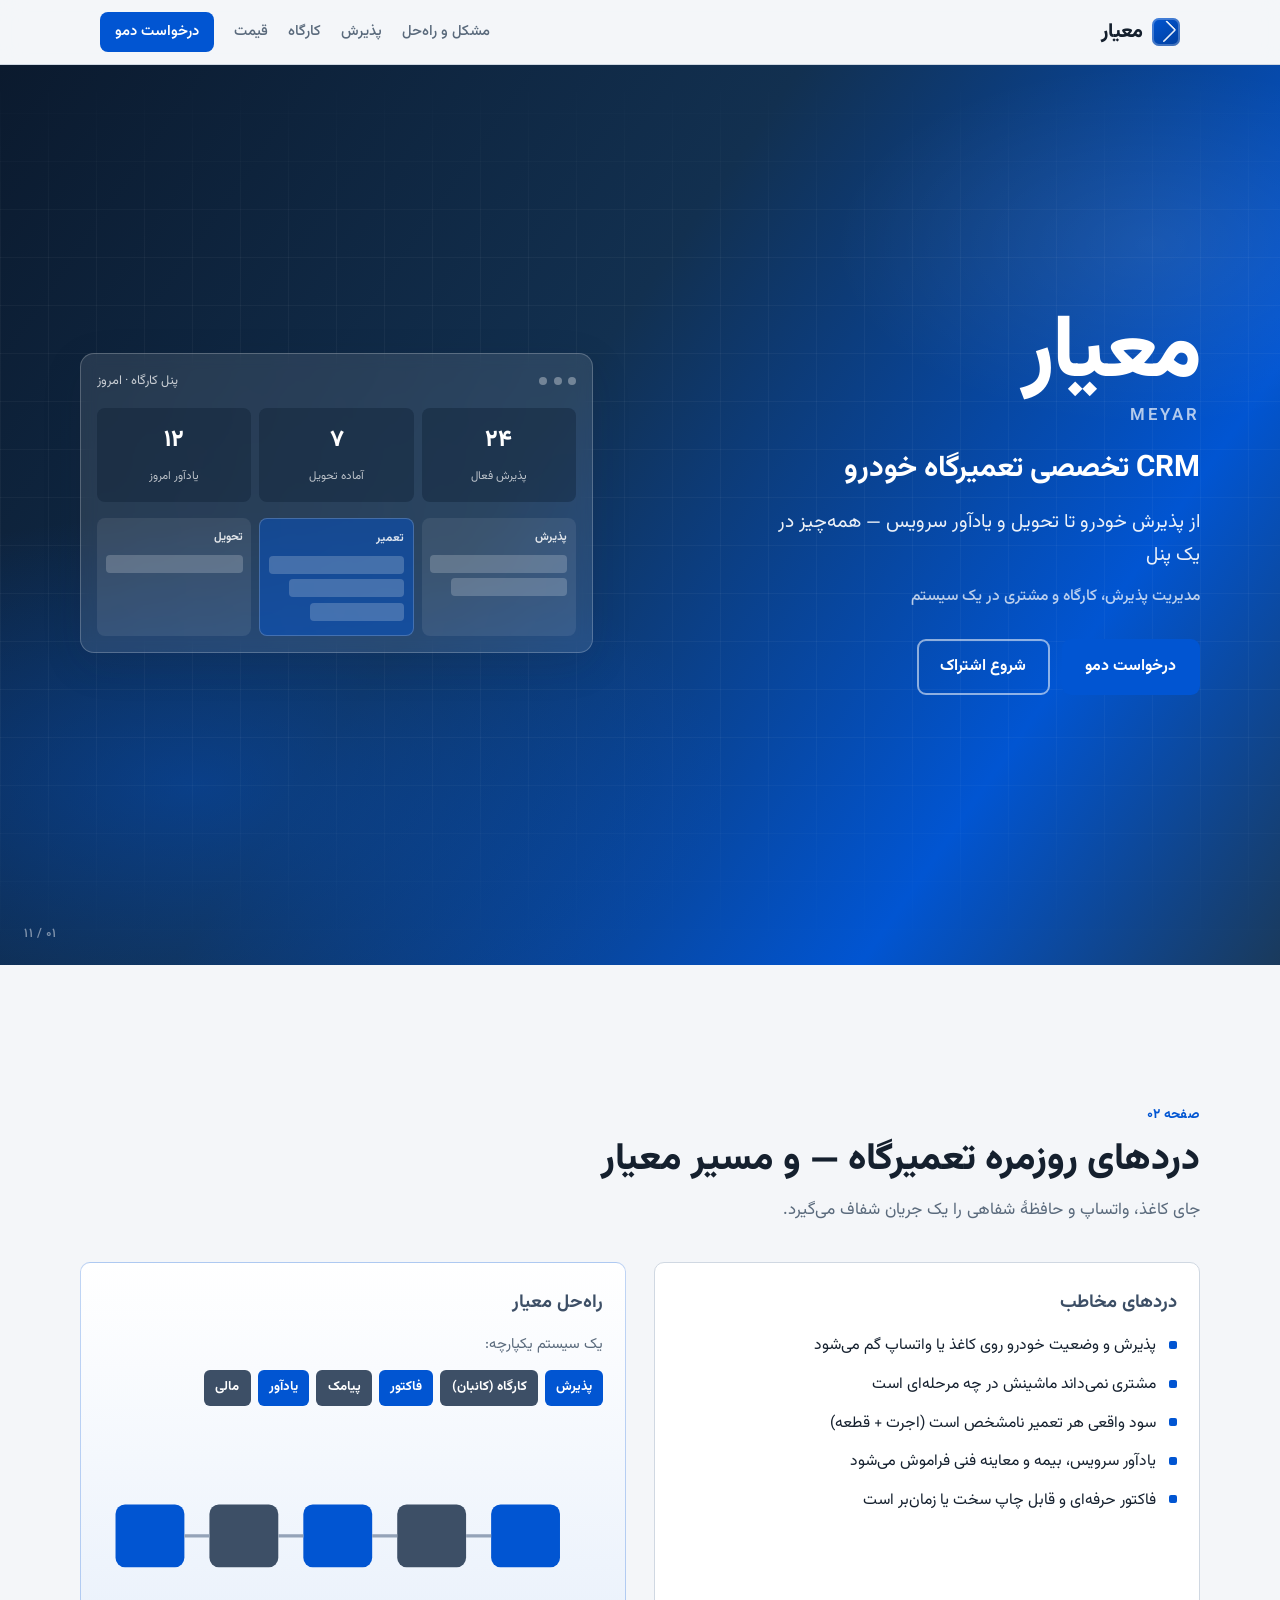
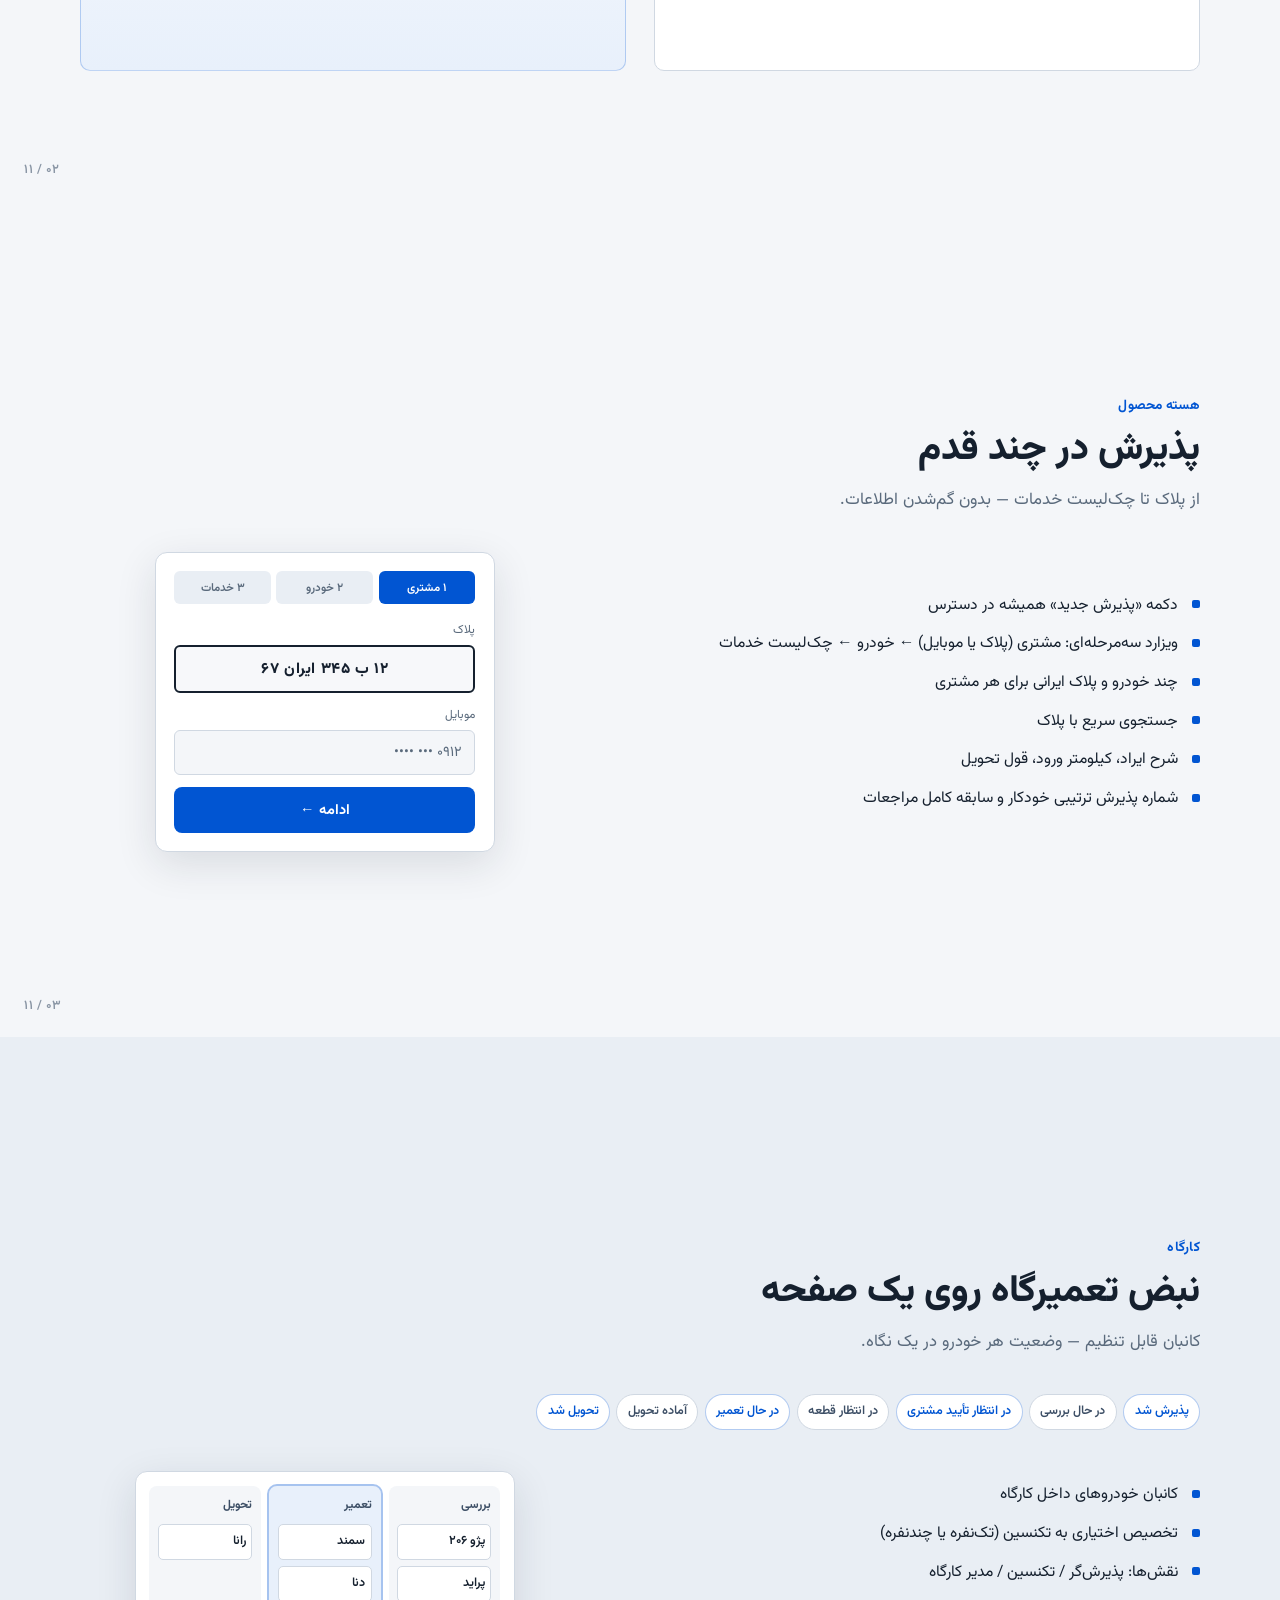
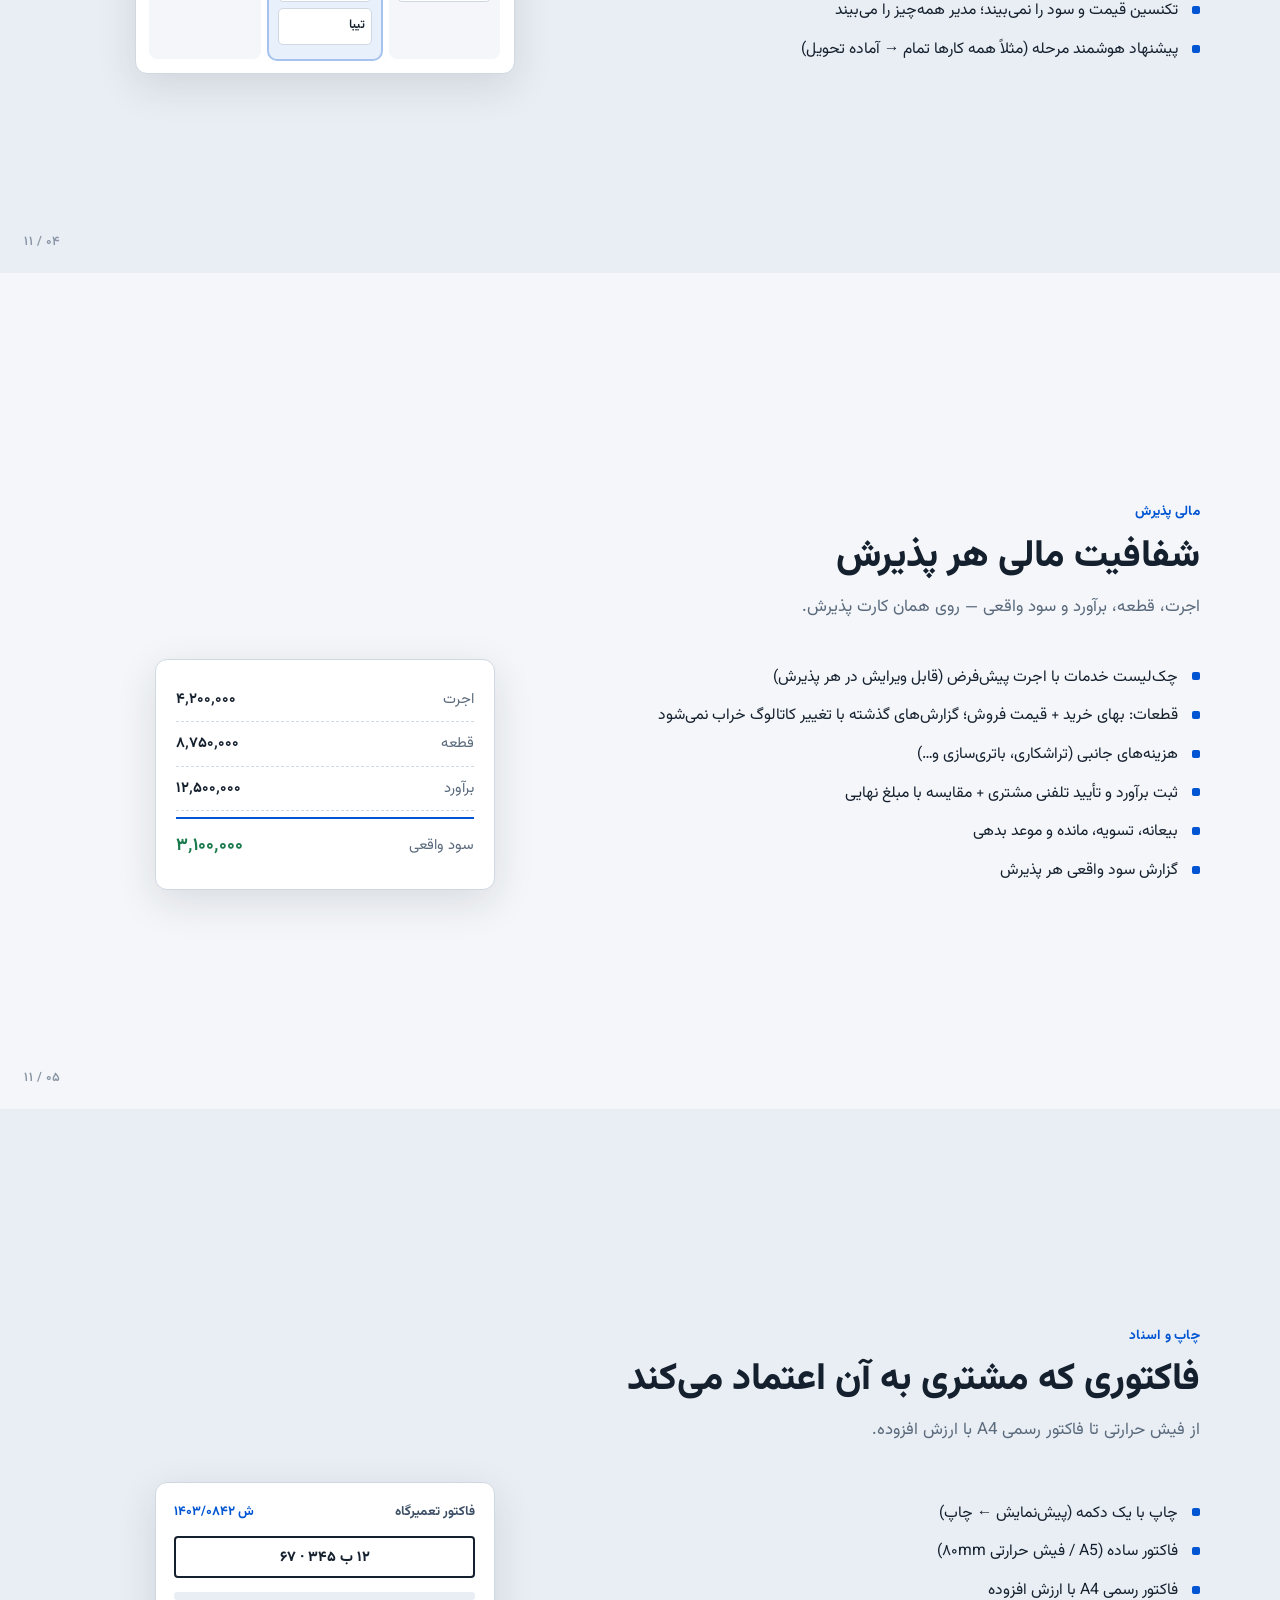
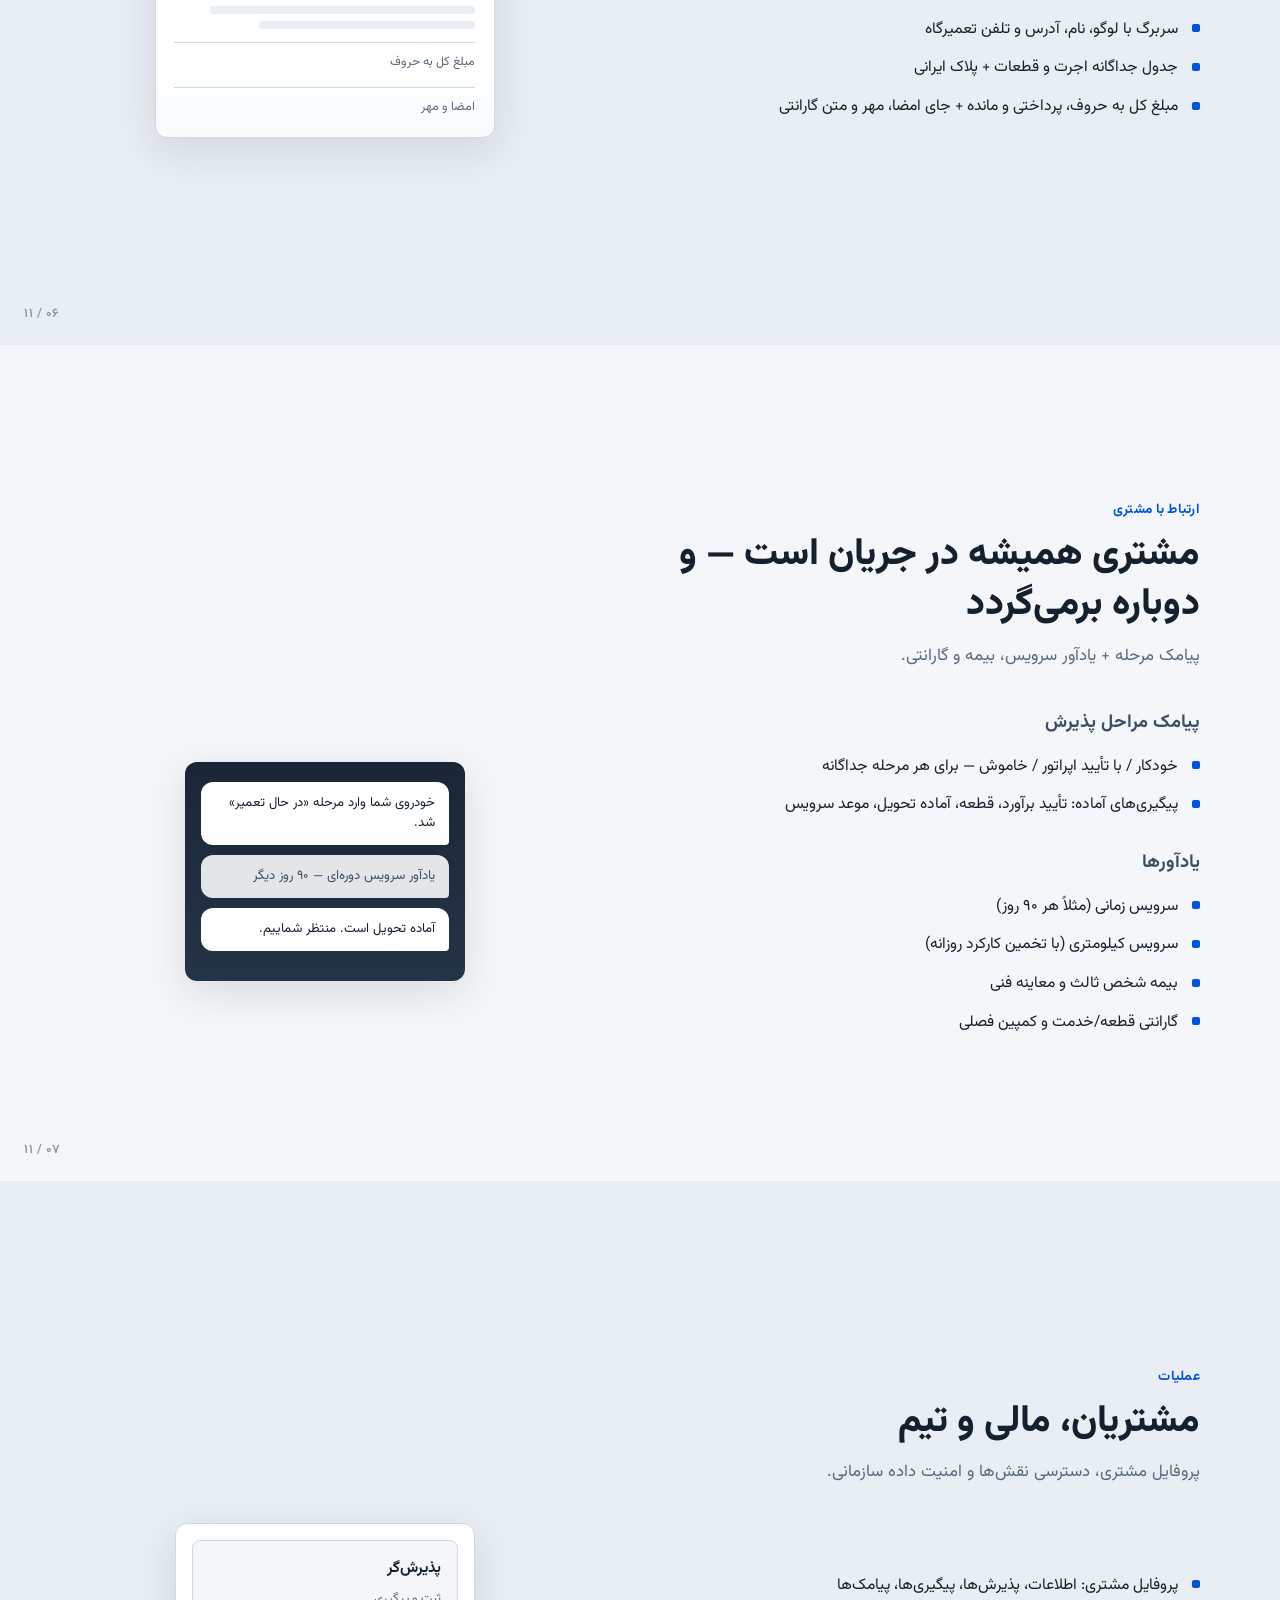
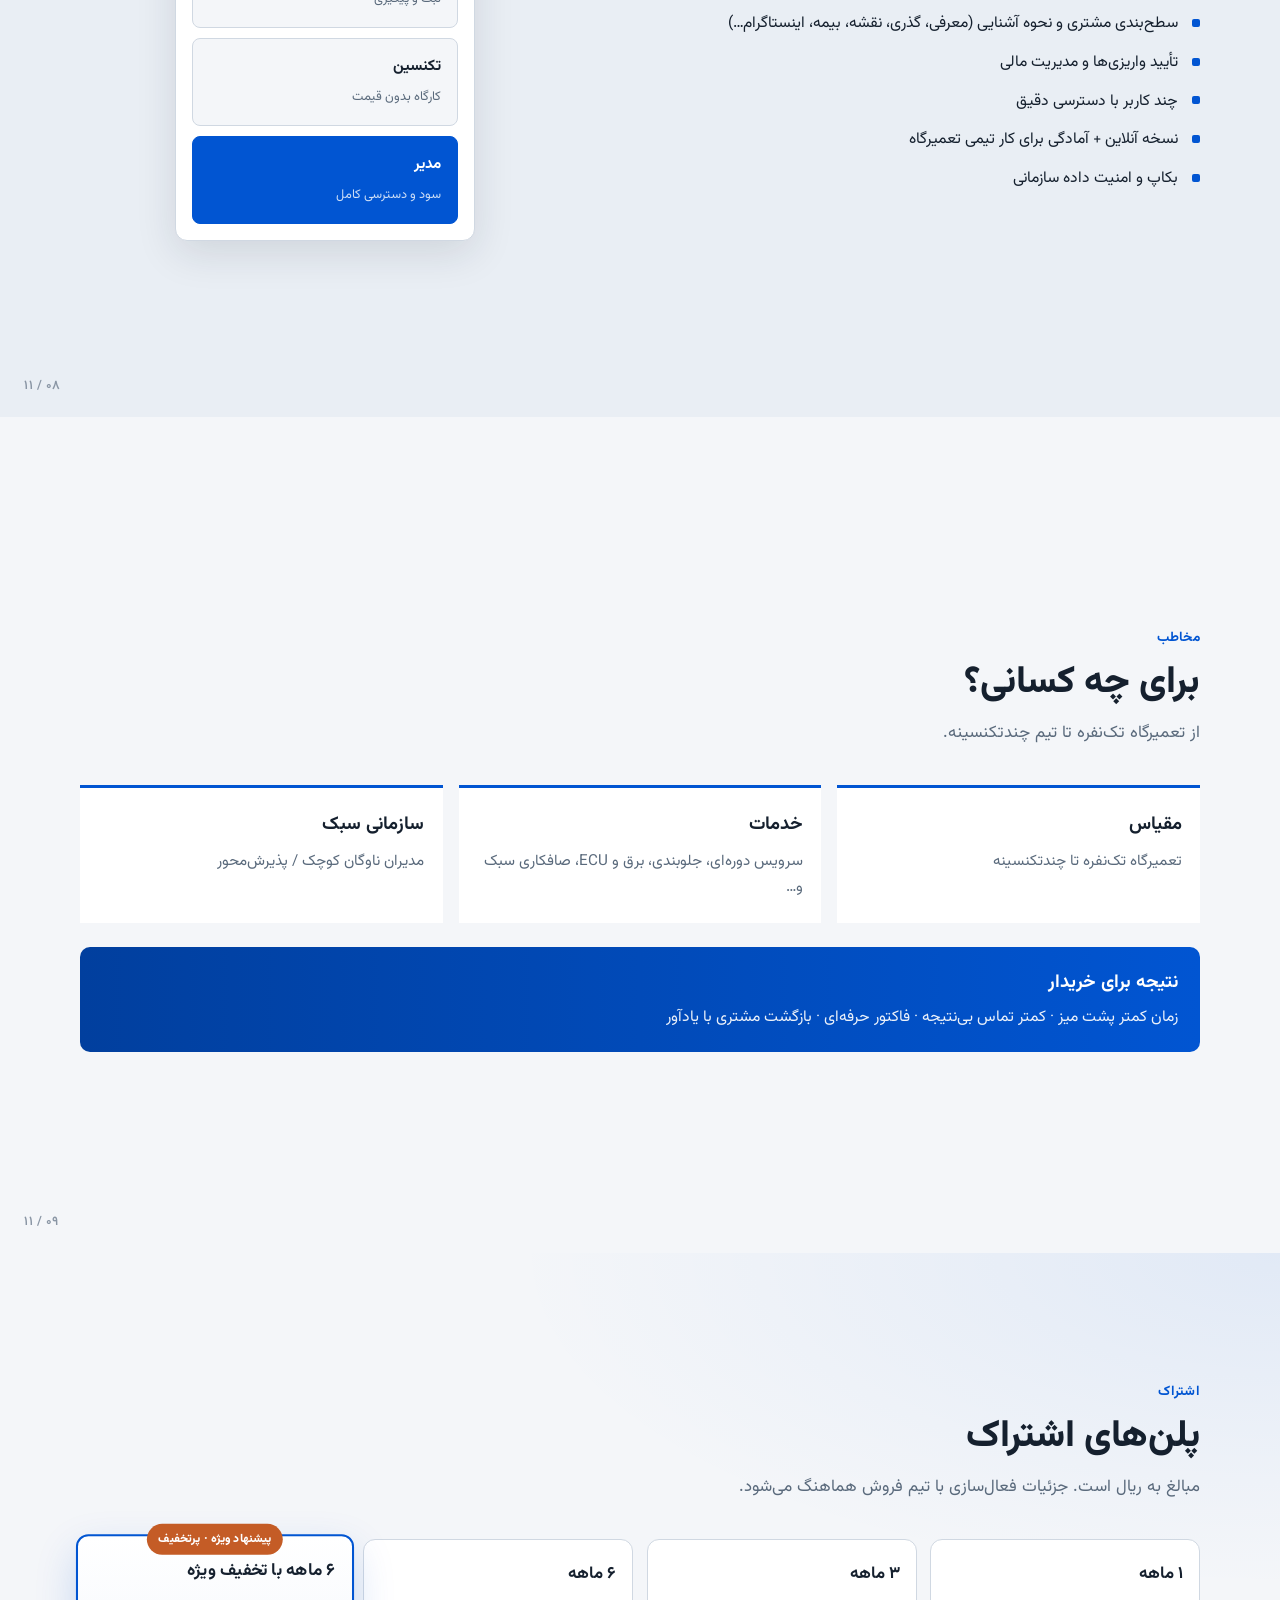
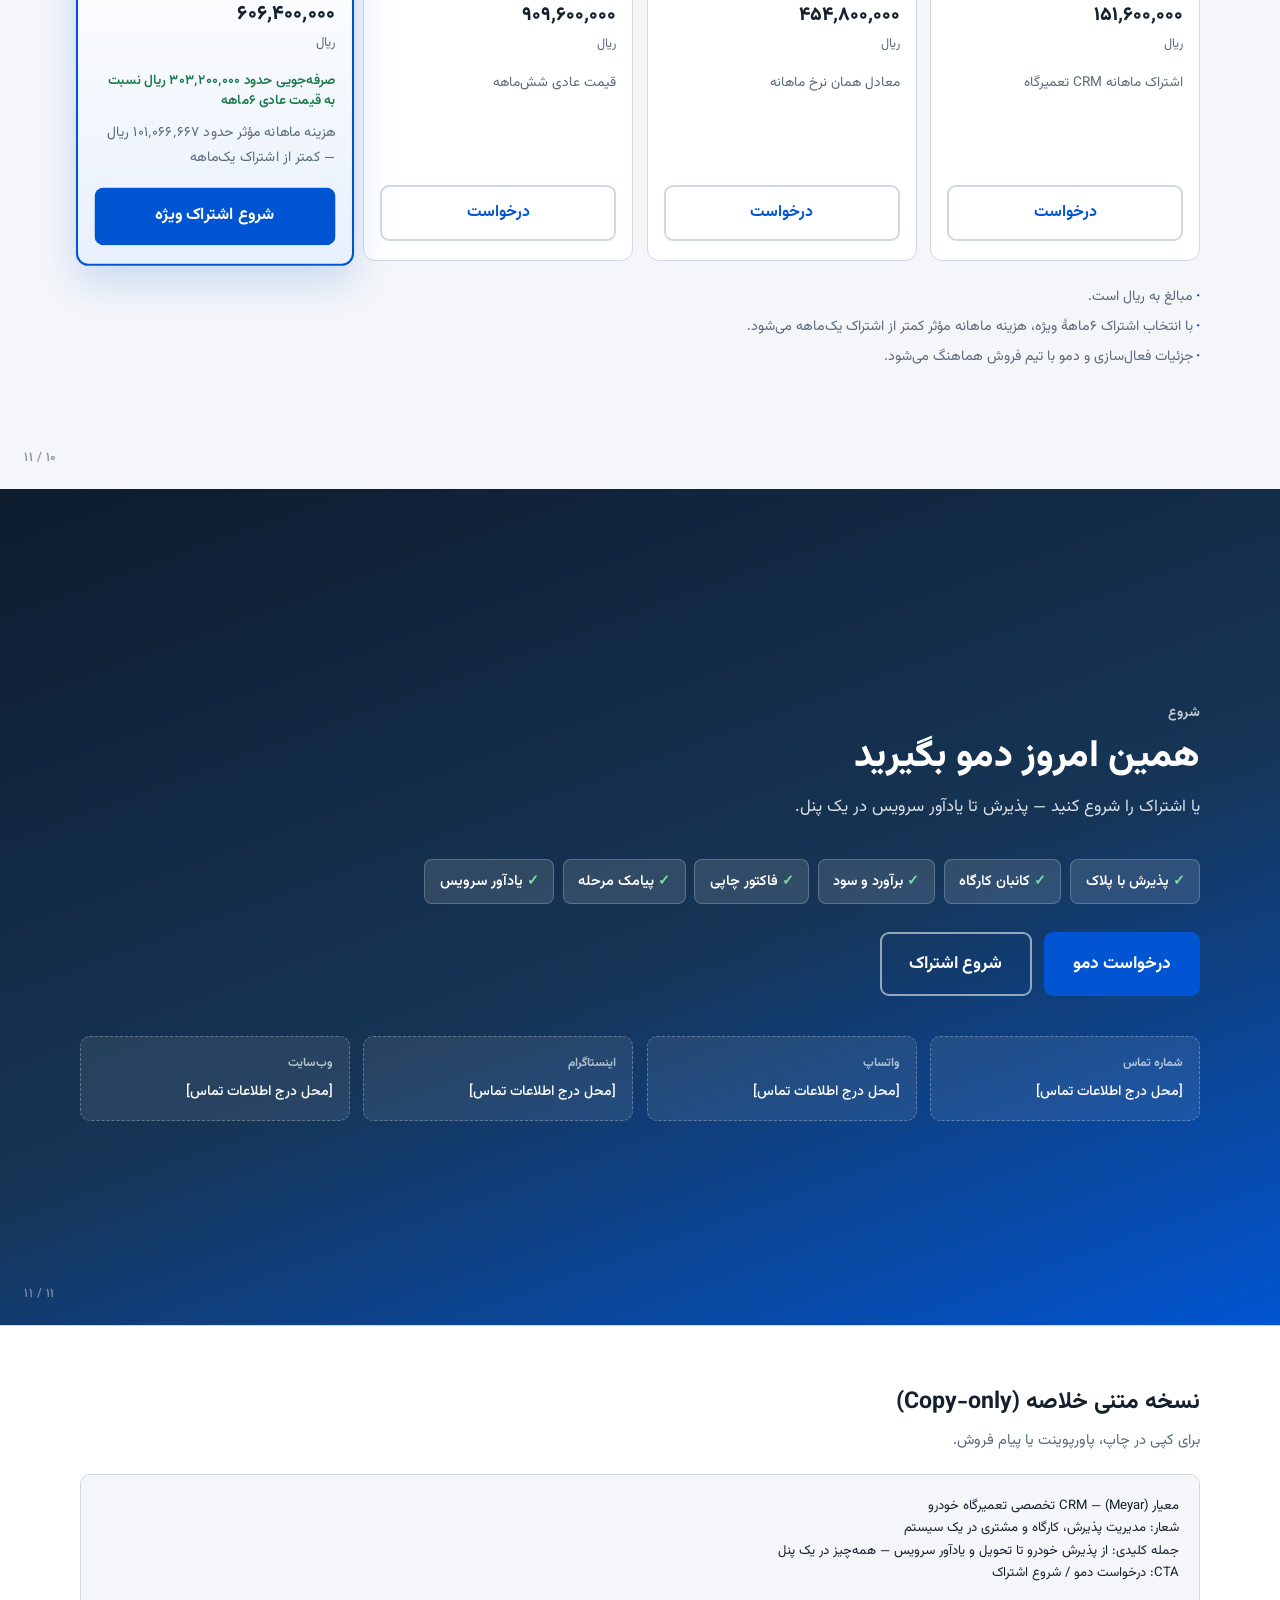
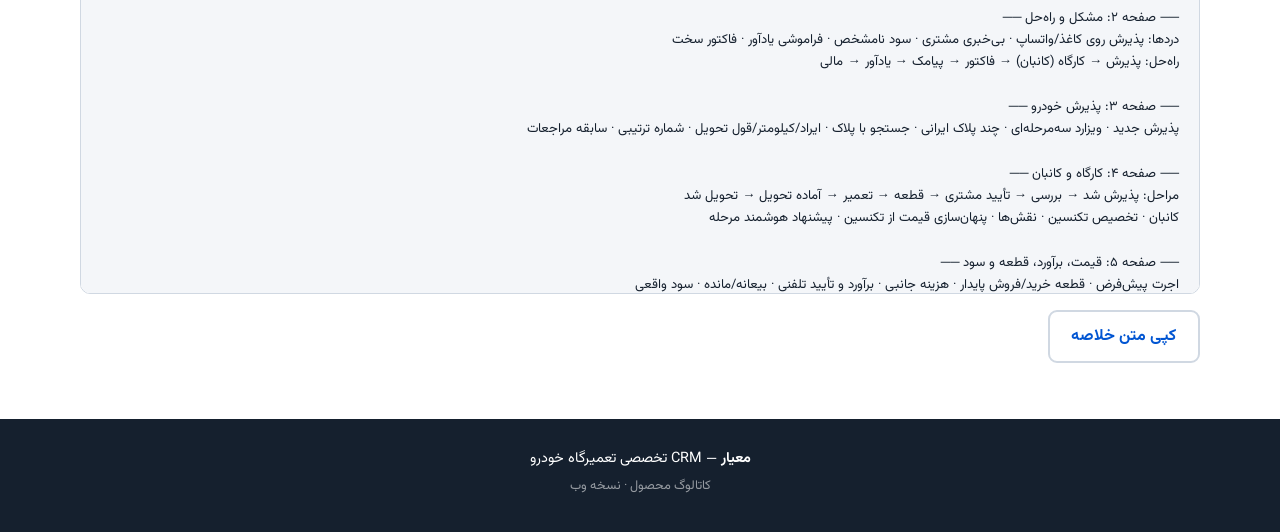
<file: meyar-crm-catalog/meyar-catalog.html>
<!DOCTYPE html>
<html lang="fa" dir="rtl">
<head>
  <meta charset="UTF-8" />
  <meta name="viewport" content="width=device-width, initial-scale=1" />
  <title>معیار | CRM تخصصی تعمیرگاه خودرو</title>
  <meta name="description" content="مدیریت پذیرش، کارگاه و مشتری در یک سیستم — CRM تخصصی تعمیرگاه خودرو معیار (Meyar)" />
  <link rel="preconnect" href="https://fonts.googleapis.com" />
  <link rel="preconnect" href="https://fonts.gstatic.com" crossorigin />
  <link href="https://fonts.googleapis.com/css2?family=Vazirmatn:wght@400;500;600;700;800&display=swap" rel="stylesheet" />
  <style>
/* معیار — کاتالوگ CRM تعمیرگاه | RTL · صنعتی خودرویی */
:root {
  --blue: #0155d2;
  --blue-deep: #013f9e;
  --blue-soft: #e8f0fb;
  --steel: #3d4f66;
  --steel-light: #6b7c90;
  --metal: #8a96a5;
  --ink: #15202e;
  --muted: #5a6a7c;
  --bg: #f4f6f9;
  --bg-alt: #e9eef4;
  --white: #ffffff;
  --line: #d0d8e2;
  --accent-warm: #c45c26;
  --ok: #1a7a4c;
  --radius: 10px;
  --shadow: 0 12px 40px rgba(21, 32, 46, 0.12);
  --font: "Vazirmatn", Tahoma, sans-serif;
  --nav-h: 64px;
  --ease: cubic-bezier(0.22, 1, 0.36, 1);
}

*,
*::before,
*::after {
  box-sizing: border-box;
}

html {
  scroll-behavior: smooth;
}

@media (prefers-reduced-motion: reduce) {
  html {
    scroll-behavior: auto;
  }
  *,
  *::before,
  *::after {
    animation-duration: 0.01ms !important;
    animation-iteration-count: 1 !important;
    transition-duration: 0.01ms !important;
  }
  .reveal {
    opacity: 1 !important;
    transform: none !important;
  }
}

body {
  margin: 0;
  font-family: var(--font);
  font-size: 1.05rem;
  line-height: 1.75;
  color: var(--ink);
  background: var(--bg);
  -webkit-font-smoothing: antialiased;
}

img {
  max-width: 100%;
  display: block;
}

a {
  color: inherit;
  text-decoration: none;
}

ul,
ol {
  margin: 0;
  padding: 0;
}

.skip-link {
  position: absolute;
  inset-inline-start: 1rem;
  top: -3rem;
  background: var(--blue);
  color: var(--white);
  padding: 0.5rem 1rem;
  z-index: 100;
  border-radius: 6px;
}
.skip-link:focus {
  top: 0.75rem;
}

/* —— Nav —— */
.site-nav {
  position: sticky;
  top: 0;
  z-index: 50;
  background: rgba(244, 246, 249, 0.92);
  backdrop-filter: blur(12px);
  border-bottom: 1px solid var(--line);
}

.nav-inner {
  max-width: 1120px;
  margin: 0 auto;
  padding: 0 1.25rem;
  height: var(--nav-h);
  display: flex;
  align-items: center;
  justify-content: space-between;
  gap: 1rem;
}

.nav-brand {
  display: flex;
  align-items: center;
  gap: 0.55rem;
  font-weight: 800;
  font-size: 1.25rem;
  color: var(--ink);
  cursor: pointer;
}

.brand-mark {
  width: 28px;
  height: 28px;
  border-radius: 7px;
  background: linear-gradient(145deg, var(--blue) 0%, var(--blue-deep) 100%);
  box-shadow: inset 0 0 0 2px rgba(255, 255, 255, 0.25);
  position: relative;
}
.brand-mark::after {
  content: "";
  position: absolute;
  inset: 7px 5px 7px 5px;
  border: 2px solid rgba(255, 255, 255, 0.9);
  border-radius: 2px;
  border-top: none;
  border-inline-end: none;
  transform: rotate(-45deg) translateY(-1px);
}

.nav-links {
  display: flex;
  align-items: center;
  gap: 1.25rem;
  font-size: 0.92rem;
  font-weight: 500;
  color: var(--muted);
}
.nav-links a {
  cursor: pointer;
  transition: color 0.2s ease;
}
.nav-links a:hover,
.nav-links a:focus-visible {
  color: var(--blue);
}
.nav-cta {
  background: var(--blue);
  color: var(--white) !important;
  padding: 0.45rem 0.95rem;
  border-radius: 8px;
  font-weight: 600;
}
.nav-cta:hover,
.nav-cta:focus-visible {
  background: var(--blue-deep);
  color: var(--white) !important;
}

.nav-toggle {
  display: none;
  flex-direction: column;
  gap: 5px;
  background: none;
  border: 0;
  padding: 0.4rem;
  cursor: pointer;
}
.nav-toggle span {
  display: block;
  width: 22px;
  height: 2px;
  background: var(--ink);
  border-radius: 2px;
}

.mobile-nav {
  display: flex;
  flex-direction: column;
  gap: 0.25rem;
  padding: 0.5rem 1.25rem 1rem;
  border-top: 1px solid var(--line);
  background: var(--white);
}
.mobile-nav[hidden] {
  display: none;
}
.mobile-nav a {
  padding: 0.65rem 0.4rem;
  font-weight: 500;
  color: var(--steel);
  border-radius: 6px;
  cursor: pointer;
}
.mobile-nav a:hover,
.mobile-nav a:focus-visible {
  background: var(--blue-soft);
  color: var(--blue);
}

/* —— Pages —— */
.page {
  position: relative;
  min-height: calc(100vh - var(--nav-h));
  padding: 4rem 1.25rem 3.5rem;
  display: flex;
  flex-direction: column;
  justify-content: center;
  overflow: hidden;
}

.page-alt {
  background: var(--bg-alt);
}

.page-inner {
  max-width: 1120px;
  width: 100%;
  margin: 0 auto;
}

.page-num {
  position: absolute;
  bottom: 1.25rem;
  inset-inline-end: 1.5rem;
  margin: 0;
  font-size: 0.8rem;
  font-weight: 600;
  color: var(--metal);
  letter-spacing: 0.04em;
}

.section-head {
  margin-bottom: 2.25rem;
  max-width: 38rem;
}

.eyebrow {
  margin: 0 0 0.5rem;
  font-size: 0.85rem;
  font-weight: 700;
  color: var(--blue);
  letter-spacing: 0.02em;
}

.section-head h2 {
  margin: 0 0 0.65rem;
  font-size: clamp(1.65rem, 3.2vw, 2.35rem);
  font-weight: 800;
  line-height: 1.35;
  color: var(--ink);
}

.section-sub {
  margin: 0;
  color: var(--muted);
  font-size: 1.05rem;
  max-width: 36rem;
}

h3 {
  margin: 0 0 0.85rem;
  font-size: 1.15rem;
  font-weight: 700;
  color: var(--steel);
}

.mt {
  margin-top: 1.75rem;
}

/* —— Buttons —— */
.btn {
  display: inline-flex;
  align-items: center;
  justify-content: center;
  gap: 0.4rem;
  padding: 0.75rem 1.35rem;
  border-radius: 9px;
  font-family: inherit;
  font-size: 1rem;
  font-weight: 700;
  border: 2px solid transparent;
  cursor: pointer;
  transition: background 0.2s ease, color 0.2s ease, border-color 0.2s ease,
    transform 0.2s var(--ease);
}
.btn:focus-visible {
  outline: 3px solid rgba(1, 85, 210, 0.45);
  outline-offset: 2px;
}
.btn:hover {
  transform: translateY(-1px);
}
.btn-primary {
  background: var(--blue);
  color: var(--white);
}
.btn-primary:hover {
  background: var(--blue-deep);
}
.btn-ghost {
  background: transparent;
  color: var(--white);
  border-color: rgba(255, 255, 255, 0.55);
}
.page:not(.page-cover):not(.page-cta) .btn-ghost,
.copy-only .btn-ghost {
  color: var(--blue);
  border-color: var(--blue);
}
.btn-outline {
  background: var(--white);
  color: var(--blue);
  border-color: var(--line);
}
.btn-outline:hover {
  border-color: var(--blue);
  background: var(--blue-soft);
}
.btn-lg {
  padding: 0.95rem 1.7rem;
  font-size: 1.08rem;
}

.cta-group {
  display: flex;
  flex-wrap: wrap;
  gap: 0.75rem;
  margin-top: 1.75rem;
}

/* —— Cover —— */
.page-cover {
  min-height: 100vh;
  padding-top: 2rem;
  background: linear-gradient(
      125deg,
      #0b1a2e 0%,
      #123050 42%,
      #0155d2 78%,
      #1a3a5c 100%
    );
  color: var(--white);
}

.cover-atmosphere {
  position: absolute;
  inset: 0;
  background:
    radial-gradient(ellipse 70% 50% at 15% 80%, rgba(1, 85, 210, 0.45), transparent 60%),
    radial-gradient(ellipse 50% 40% at 90% 20%, rgba(255, 255, 255, 0.08), transparent 50%);
  pointer-events: none;
}

.cover-grid {
  position: absolute;
  inset: 0;
  background-image:
    linear-gradient(rgba(255, 255, 255, 0.04) 1px, transparent 1px),
    linear-gradient(90deg, rgba(255, 255, 255, 0.04) 1px, transparent 1px);
  background-size: 48px 48px;
  mask-image: linear-gradient(to bottom, transparent, black 20%, black 75%, transparent);
  pointer-events: none;
}

.cover-inner {
  display: grid;
  grid-template-columns: 1.05fr 0.95fr;
  gap: 2.5rem;
  align-items: center;
  position: relative;
  z-index: 1;
}

.brand-hero {
  margin: 0;
  font-size: clamp(3.2rem, 8vw, 5.5rem);
  font-weight: 800;
  line-height: 1;
  letter-spacing: -0.02em;
}

.brand-latin {
  margin: 0.15rem 0 1.1rem;
  font-size: 1.05rem;
  font-weight: 600;
  opacity: 0.7;
  letter-spacing: 0.18em;
  text-transform: uppercase;
}

.page-cover h1 {
  margin: 0 0 1rem;
  font-size: clamp(1.35rem, 2.8vw, 1.85rem);
  font-weight: 700;
  line-height: 1.4;
  max-width: 18em;
}

.lede {
  margin: 0 0 0.75rem;
  font-size: clamp(1.05rem, 2vw, 1.2rem);
  line-height: 1.7;
  opacity: 0.92;
  max-width: 28rem;
}

.tagline {
  margin: 0;
  font-size: 0.98rem;
  font-weight: 500;
  color: rgba(255, 255, 255, 0.72);
}

.page-cover .page-num {
  color: rgba(255, 255, 255, 0.45);
}

.hero-dashboard {
  background: rgba(255, 255, 255, 0.1);
  border: 1px solid rgba(255, 255, 255, 0.22);
  border-radius: 14px;
  padding: 1rem;
  box-shadow: var(--shadow);
  backdrop-filter: blur(8px);
  animation: float-in 1s var(--ease) both;
}

.dash-top {
  display: flex;
  align-items: center;
  gap: 0.4rem;
  margin-bottom: 1rem;
}
.dash-top .dot {
  width: 8px;
  height: 8px;
  border-radius: 50%;
  background: rgba(255, 255, 255, 0.35);
}
.dash-title {
  margin-inline-start: auto;
  font-size: 0.8rem;
  opacity: 0.75;
}

.dash-stats {
  display: grid;
  grid-template-columns: repeat(3, 1fr);
  gap: 0.5rem;
  margin-bottom: 1rem;
}
.dash-stats div {
  background: rgba(11, 26, 46, 0.35);
  border-radius: 8px;
  padding: 0.75rem 0.5rem;
  text-align: center;
}
.dash-stats strong {
  display: block;
  font-size: 1.45rem;
  font-weight: 800;
}
.dash-stats span {
  font-size: 0.72rem;
  opacity: 0.7;
}

.dash-kanban {
  display: grid;
  grid-template-columns: repeat(3, 1fr);
  gap: 0.5rem;
}
.k-col {
  background: rgba(255, 255, 255, 0.08);
  border-radius: 8px;
  padding: 0.55rem;
  min-height: 110px;
}
.k-col.accent {
  background: rgba(1, 85, 210, 0.45);
  border: 1px solid rgba(255, 255, 255, 0.2);
}
.k-col span {
  display: block;
  font-size: 0.72rem;
  font-weight: 700;
  margin-bottom: 0.45rem;
  opacity: 0.85;
}
.k-col i {
  display: block;
  height: 18px;
  margin-bottom: 0.35rem;
  border-radius: 4px;
  background: rgba(255, 255, 255, 0.2);
  font-style: normal;
  animation: pulse-bar 2.4s ease-in-out infinite;
}
.k-col i:nth-child(3) {
  animation-delay: 0.3s;
  width: 85%;
}
.k-col i:nth-child(4) {
  animation-delay: 0.55s;
  width: 70%;
}

@keyframes float-in {
  from {
    opacity: 0;
    transform: translateY(18px) scale(0.98);
  }
  to {
    opacity: 1;
    transform: none;
  }
}

@keyframes pulse-bar {
  0%,
  100% {
    opacity: 0.55;
  }
  50% {
    opacity: 1;
  }
}

/* —— Content blocks —— */
.split-grid {
  display: grid;
  grid-template-columns: 1fr 1fr;
  gap: 1.75rem;
}

.pain-block,
.solution-block {
  padding: 1.5rem 1.35rem;
  border-radius: var(--radius);
  background: var(--white);
  border: 1px solid var(--line);
}

.solution-block {
  border-color: rgba(1, 85, 210, 0.25);
  background: linear-gradient(180deg, var(--white), var(--blue-soft));
}

.bullet-list {
  list-style: none;
  display: flex;
  flex-direction: column;
  gap: 0.7rem;
}
.bullet-list li {
  position: relative;
  padding-inline-start: 1.35rem;
  color: var(--ink);
  font-size: 0.98rem;
}
.bullet-list li::before {
  content: "";
  position: absolute;
  inset-inline-start: 0;
  top: 0.55em;
  width: 8px;
  height: 8px;
  border-radius: 2px;
  background: var(--blue);
}

.flow-label {
  margin: 0 0 0.75rem;
  font-size: 0.92rem;
  color: var(--muted);
}

.flow-chain {
  list-style: none;
  display: flex;
  flex-wrap: wrap;
  gap: 0.45rem;
  margin-bottom: 1.25rem;
}
.flow-chain li {
  background: var(--blue);
  color: var(--white);
  font-size: 0.82rem;
  font-weight: 700;
  padding: 0.4rem 0.7rem;
  border-radius: 6px;
}
.flow-chain li:nth-child(even) {
  background: var(--steel);
}

.feature-layout,
.two-cols {
  display: grid;
  grid-template-columns: 1.1fr 0.9fr;
  gap: 2rem;
  align-items: center;
}

/* —— Concept arts —— */
.concept-art {
  min-height: 220px;
  display: flex;
  align-items: center;
  justify-content: center;
}

.wizard-ui,
.money-card,
.invoice-sheet,
.phone-ui,
.mini-kanban,
.role-chips {
  width: 100%;
  max-width: 340px;
  background: var(--white);
  border: 1px solid var(--line);
  border-radius: 12px;
  box-shadow: var(--shadow);
}

.wizard-ui {
  padding: 1.15rem;
}
.wiz-steps {
  display: flex;
  gap: 0.35rem;
  margin-bottom: 1rem;
}
.wiz-steps span {
  flex: 1;
  text-align: center;
  font-size: 0.72rem;
  font-weight: 600;
  padding: 0.4rem 0.2rem;
  border-radius: 6px;
  background: var(--bg-alt);
  color: var(--muted);
}
.wiz-steps .on {
  background: var(--blue);
  color: var(--white);
}
.wiz-field {
  margin-bottom: 0.75rem;
}
.wiz-field label {
  display: block;
  font-size: 0.75rem;
  color: var(--muted);
  margin-bottom: 0.25rem;
}
.plate {
  background: #f7f8fa;
  border: 2px solid var(--ink);
  border-radius: 6px;
  padding: 0.55rem;
  text-align: center;
  font-weight: 800;
  letter-spacing: 0.04em;
  font-size: 0.95rem;
}
.fake-input {
  background: var(--bg);
  border: 1px solid var(--line);
  border-radius: 6px;
  padding: 0.55rem 0.75rem;
  color: var(--muted);
  font-size: 0.9rem;
}
.wiz-btn {
  margin-top: 0.5rem;
  background: var(--blue);
  color: var(--white);
  text-align: center;
  font-weight: 700;
  padding: 0.65rem;
  border-radius: 8px;
  font-size: 0.9rem;
}

.stages-strip {
  display: flex;
  flex-wrap: wrap;
  gap: 0.4rem;
  margin-bottom: 2rem;
}
.stages-strip span {
  font-size: 0.78rem;
  font-weight: 600;
  padding: 0.4rem 0.65rem;
  border-radius: 999px;
  background: var(--white);
  border: 1px solid var(--line);
  color: var(--steel);
}
.stages-strip span:nth-child(odd) {
  border-color: rgba(1, 85, 210, 0.3);
  color: var(--blue);
}

.mini-kanban {
  display: grid;
  grid-template-columns: repeat(3, 1fr);
  gap: 0.5rem;
  padding: 0.85rem;
  max-width: 380px;
}
.mk {
  background: var(--bg);
  border-radius: 8px;
  padding: 0.55rem;
  min-height: 140px;
}
.mk.hot {
  background: var(--blue-soft);
  outline: 2px solid rgba(1, 85, 210, 0.35);
}
.mk b {
  display: block;
  font-size: 0.75rem;
  margin-bottom: 0.5rem;
  color: var(--steel);
}
.mk i {
  display: block;
  font-style: normal;
  font-size: 0.78rem;
  font-weight: 600;
  background: var(--white);
  border: 1px solid var(--line);
  border-radius: 5px;
  padding: 0.4rem 0.35rem;
  margin-bottom: 0.35rem;
  color: var(--ink);
}

.money-card {
  padding: 1.15rem 1.25rem;
}
.mc-row {
  display: flex;
  justify-content: space-between;
  align-items: center;
  padding: 0.55rem 0;
  border-bottom: 1px dashed var(--line);
  font-size: 0.92rem;
}
.mc-row span {
  color: var(--muted);
}
.mc-row.total {
  border-bottom: 0;
  margin-top: 0.35rem;
  padding-top: 0.75rem;
  border-top: 2px solid var(--blue);
}
.mc-row.total strong {
  color: var(--ok);
  font-size: 1.1rem;
}

.invoice-sheet {
  padding: 1.15rem;
  background: linear-gradient(180deg, #fff 70%, #f8fafc);
}
.inv-head {
  display: flex;
  justify-content: space-between;
  font-size: 0.82rem;
  font-weight: 700;
  margin-bottom: 0.75rem;
  color: var(--steel);
}
.inv-no {
  color: var(--blue);
}
.inv-plate {
  text-align: center;
  border: 2px solid var(--ink);
  border-radius: 4px;
  padding: 0.4rem;
  font-weight: 800;
  margin-bottom: 0.85rem;
  font-size: 0.9rem;
}
.inv-lines i {
  display: block;
  height: 8px;
  background: var(--bg-alt);
  border-radius: 3px;
  margin-bottom: 0.4rem;
  font-style: normal;
}
.inv-lines i:nth-child(2) {
  width: 88%;
}
.inv-lines i:nth-child(3) {
  width: 72%;
}
.inv-total,
.inv-sign {
  margin-top: 0.85rem;
  font-size: 0.78rem;
  color: var(--muted);
  border-top: 1px solid var(--line);
  padding-top: 0.55rem;
}

.phone-ui {
  padding: 1.25rem 1rem;
  background: linear-gradient(180deg, #1a2636, #243447);
  border: none;
  max-width: 280px;
}
.bubble {
  background: var(--white);
  color: var(--ink);
  border-radius: 12px 12px 4px 12px;
  padding: 0.7rem 0.85rem;
  font-size: 0.82rem;
  margin-bottom: 0.65rem;
  line-height: 1.55;
  animation: bubble-in 0.7s var(--ease) both;
}
.bubble:nth-child(2) {
  animation-delay: 0.2s;
}
.bubble:nth-child(3) {
  animation-delay: 0.4s;
}
.bubble.soft {
  background: rgba(255, 255, 255, 0.88);
  color: var(--steel);
}

@keyframes bubble-in {
  from {
    opacity: 0;
    transform: translateY(10px);
  }
  to {
    opacity: 1;
    transform: none;
  }
}

.role-chips {
  padding: 1rem;
  display: flex;
  flex-direction: column;
  gap: 0.65rem;
  max-width: 300px;
}
.role {
  padding: 0.85rem 1rem;
  border-radius: 8px;
  background: var(--bg);
  border: 1px solid var(--line);
}
.role b {
  display: block;
  font-size: 0.95rem;
  margin-bottom: 0.15rem;
}
.role span {
  font-size: 0.8rem;
  color: var(--muted);
}
.role.manager {
  background: var(--blue);
  border-color: var(--blue);
  color: var(--white);
}
.role.manager span {
  color: rgba(255, 255, 255, 0.8);
}

/* —— Audience —— */
.audience-grid {
  display: grid;
  grid-template-columns: repeat(3, 1fr);
  gap: 1rem;
  margin-bottom: 1.5rem;
}
.aud-item {
  padding: 1.35rem 1.15rem;
  border-block-start: 3px solid var(--blue);
  background: var(--white);
}
.aud-item h3 {
  color: var(--ink);
  margin-bottom: 0.4rem;
}
.aud-item p {
  margin: 0;
  color: var(--muted);
  font-size: 0.95rem;
}

.outcome-bar {
  padding: 1.25rem 1.35rem;
  background: linear-gradient(90deg, var(--blue-deep), var(--blue));
  color: var(--white);
  border-radius: var(--radius);
}
.outcome-bar h3 {
  color: var(--white);
  margin-bottom: 0.35rem;
}
.outcome-bar p {
  margin: 0;
  opacity: 0.92;
  font-size: 0.98rem;
}

/* —— Pricing —— */
.page-pricing {
  background:
    radial-gradient(ellipse 60% 40% at 100% 0%, rgba(1, 85, 210, 0.08), transparent),
    var(--bg);
}

.pricing-grid {
  display: grid;
  grid-template-columns: repeat(4, 1fr);
  gap: 0.85rem;
  align-items: stretch;
}

.plan {
  background: var(--white);
  border: 1px solid var(--line);
  border-radius: 12px;
  padding: 1.25rem 1rem 1.15rem;
  display: flex;
  flex-direction: column;
  gap: 0.55rem;
  transition: border-color 0.2s ease, box-shadow 0.2s ease;
}
.plan:hover {
  border-color: rgba(1, 85, 210, 0.35);
}
.plan h3 {
  margin: 0;
  font-size: 1.05rem;
  color: var(--ink);
}
.price {
  margin: 0.25rem 0;
}
.price .num {
  font-size: 1.2rem;
  font-weight: 800;
  color: var(--ink);
  display: block;
  line-height: 1.4;
}
.price .unit {
  font-size: 0.8rem;
  color: var(--muted);
}
.plan-desc {
  margin: 0;
  font-size: 0.85rem;
  color: var(--muted);
  flex: 1;
}
.plan .btn {
  width: 100%;
  margin-top: 0.5rem;
}

.plan-featured {
  position: relative;
  border: 2px solid var(--blue);
  background: linear-gradient(180deg, #fff 0%, var(--blue-soft) 100%);
  box-shadow: 0 16px 40px rgba(1, 85, 210, 0.18);
  transform: scale(1.03);
  z-index: 1;
}

.badge {
  position: absolute;
  top: -0.75rem;
  left: 50%;
  transform: translateX(-50%);
  background: var(--accent-warm);
  color: var(--white);
  font-size: 0.72rem;
  font-weight: 800;
  padding: 0.3rem 0.7rem;
  border-radius: 999px;
  white-space: nowrap;
}

.save {
  margin: 0;
  font-size: 0.82rem;
  font-weight: 600;
  color: var(--ok);
  line-height: 1.5;
}

.pricing-notes {
  list-style: none;
  margin-top: 1.5rem;
  display: flex;
  flex-direction: column;
  gap: 0.35rem;
  font-size: 0.88rem;
  color: var(--muted);
}
.pricing-notes li::before {
  content: "· ";
  color: var(--blue);
  font-weight: 800;
}

/* —— CTA / Contact —— */
.page-cta {
  background: linear-gradient(160deg, #0e1c2e 0%, #163556 55%, #0155d2 100%);
  color: var(--white);
}
.page-cta .eyebrow {
  color: rgba(255, 255, 255, 0.75);
}
.page-cta .section-head h2,
.page-cta .section-sub {
  color: var(--white);
}
.page-cta .section-sub {
  opacity: 0.85;
}
.page-cta .page-num {
  color: rgba(255, 255, 255, 0.4);
}

.checklist {
  list-style: none;
  display: flex;
  flex-wrap: wrap;
  gap: 0.55rem;
  margin-bottom: 0.5rem;
}
.checklist li {
  background: rgba(255, 255, 255, 0.12);
  border: 1px solid rgba(255, 255, 255, 0.22);
  border-radius: 8px;
  padding: 0.55rem 0.9rem;
  font-size: 0.9rem;
  font-weight: 600;
}
.checklist li::before {
  content: "✓ ";
  color: #7ddea8;
}

.contact-slots {
  margin-top: 2.5rem;
  display: grid;
  grid-template-columns: repeat(4, 1fr);
  gap: 0.85rem;
}
.contact-slots > div {
  padding: 1rem;
  border-radius: 10px;
  background: rgba(255, 255, 255, 0.08);
  border: 1px dashed rgba(255, 255, 255, 0.28);
}
.contact-slots .label {
  display: block;
  font-size: 0.75rem;
  font-weight: 700;
  opacity: 0.65;
  margin-bottom: 0.35rem;
}
.contact-slots p {
  margin: 0;
  font-size: 0.88rem;
  font-weight: 500;
}

/* —— Copy-only —— */
.copy-only {
  padding: 3.5rem 1.25rem;
  background: var(--white);
  border-top: 1px solid var(--line);
}
.copy-only h2 {
  margin: 0 0 0.35rem;
  font-size: 1.45rem;
}
.copy-hint {
  margin: 0 0 1.25rem;
  color: var(--muted);
  font-size: 0.92rem;
}
.copy-block {
  margin: 0 0 1rem;
  padding: 1.25rem;
  background: var(--bg);
  border: 1px solid var(--line);
  border-radius: 10px;
  font-family: var(--font);
  font-size: 0.82rem;
  line-height: 1.7;
  white-space: pre-wrap;
  overflow-x: auto;
  color: var(--ink);
  max-height: 420px;
}

.site-footer {
  padding: 1.5rem 1.25rem 2rem;
  text-align: center;
  background: var(--ink);
  color: var(--white);
}
.site-footer p {
  margin: 0.2rem 0;
  font-size: 0.9rem;
}
.site-footer .muted {
  opacity: 0.55;
  font-size: 0.8rem;
}

/* —— Reveal —— */
.reveal {
  opacity: 0;
  transform: translateY(16px);
  transition: opacity 0.7s var(--ease), transform 0.7s var(--ease);
}
.reveal.in {
  opacity: 1;
  transform: none;
}
.delay-1 {
  transition-delay: 0.12s;
}
.delay-2 {
  transition-delay: 0.22s;
}

/* —— Responsive —— */
@media (max-width: 1024px) {
  .pricing-grid {
    grid-template-columns: repeat(2, 1fr);
  }
  .plan-featured {
    transform: none;
  }
  .contact-slots {
    grid-template-columns: repeat(2, 1fr);
  }
}

@media (max-width: 860px) {
  .nav-links {
    display: none;
  }
  .nav-toggle {
    display: flex;
  }
  .cover-inner,
  .split-grid,
  .feature-layout,
  .two-cols {
    grid-template-columns: 1fr;
  }
  .audience-grid {
    grid-template-columns: 1fr;
  }
  .page-cover {
    padding-top: 3rem;
    padding-bottom: 4rem;
  }
  .hero-dashboard {
    max-width: 420px;
  }
}

@media (max-width: 560px) {
  .pricing-grid {
    grid-template-columns: 1fr;
  }
  .contact-slots {
    grid-template-columns: 1fr;
  }
  .dash-stats {
    grid-template-columns: 1fr;
  }
  .badge {
    position: static;
    transform: none;
    align-self: flex-start;
    margin-bottom: 0.35rem;
  }
  .plan-featured {
    display: flex;
  }
}

/* —— Print / PDF-ish —— */
@media print {
  .site-nav,
  .nav-toggle,
  .skip-link,
  #copy-btn {
    display: none !important;
  }
  .page {
    min-height: auto;
    page-break-after: always;
    padding: 1.5cm;
  }
  .page-cover,
  .page-cta {
    -webkit-print-color-adjust: exact;
    print-color-adjust: exact;
  }
  .reveal {
    opacity: 1 !important;
    transform: none !important;
  }
  .copy-only {
    page-break-before: always;
  }
}

  </style>
</head>
<body>
  <a class="skip-link" href="#cover">رفتن به محتوا</a>

  <header class="site-nav" id="top">
    <div class="nav-inner">
      <a class="nav-brand" href="#cover" aria-label="معیار">
        <span class="brand-mark" aria-hidden="true"></span>
        <span class="brand-text">معیار</span>
      </a>
      <nav class="nav-links" aria-label="ناوبری صفحات">
        <a href="#problem">مشکل و راه‌حل</a>
        <a href="#intake">پذیرش</a>
        <a href="#workshop">کارگاه</a>
        <a href="#pricing-plans">قیمت</a>
        <a href="#contact" class="nav-cta">درخواست دمو</a>
      </nav>
      <button type="button" class="nav-toggle" aria-expanded="false" aria-controls="mobile-nav" aria-label="منو">
        <span></span><span></span><span></span>
      </button>
    </div>
    <div class="mobile-nav" id="mobile-nav" hidden>
      <a href="#problem">مشکل و راه‌حل</a>
      <a href="#intake">پذیرش</a>
      <a href="#workshop">کارگاه</a>
      <a href="#finance">مالی</a>
      <a href="#invoice">فاکتور</a>
      <a href="#sms">پیامک</a>
      <a href="#team">تیم</a>
      <a href="#audience">مخاطب</a>
      <a href="#pricing-plans">قیمت</a>
      <a href="#contact">تماس</a>
    </div>
  </header>

  <!-- صفحه ۱ — جلد -->
  <section class="page page-cover" id="cover" data-page="۱">
    <div class="cover-atmosphere" aria-hidden="true"></div>
    <div class="cover-grid" aria-hidden="true"></div>
    <div class="page-inner cover-inner">
      <div class="cover-copy reveal">
        <p class="brand-hero">معیار</p>
        <p class="brand-latin">Meyar</p>
        <h1>CRM تخصصی تعمیرگاه خودرو</h1>
        <p class="lede">از پذیرش خودرو تا تحویل و یادآور سرویس — همه‌چیز در یک پنل</p>
        <p class="tagline">مدیریت پذیرش، کارگاه و مشتری در یک سیستم</p>
        <div class="cta-group">
          <a class="btn btn-primary" href="#contact">درخواست دمو</a>
          <a class="btn btn-ghost" href="#pricing-plans">شروع اشتراک</a>
        </div>
      </div>
      <div class="cover-visual reveal delay-1" aria-hidden="true">
        <div class="hero-dashboard">
          <div class="dash-top">
            <span class="dot"></span><span class="dot"></span><span class="dot"></span>
            <span class="dash-title">پنل کارگاه · امروز</span>
          </div>
          <div class="dash-stats">
            <div><strong>۲۴</strong><span>پذیرش فعال</span></div>
            <div><strong>۷</strong><span>آماده تحویل</span></div>
            <div><strong>۱۲</strong><span>یادآور امروز</span></div>
          </div>
          <div class="dash-kanban">
            <div class="k-col"><span>پذیرش</span><i></i><i></i></div>
            <div class="k-col accent"><span>تعمیر</span><i></i><i></i><i></i></div>
            <div class="k-col"><span>تحویل</span><i></i></div>
          </div>
        </div>
      </div>
    </div>
    <p class="page-num">۰۱ / ۱۱</p>
  </section>

  <!-- صفحه ۲ — مشکل و راه‌حل -->
  <section class="page page-split" id="problem" data-page="۲">
    <div class="page-inner">
      <header class="section-head reveal">
        <p class="eyebrow">صفحه ۰۲</p>
        <h2>دردهای روزمره تعمیرگاه — و مسیر معیار</h2>
        <p class="section-sub">جای کاغذ، واتساپ و حافظهٔ شفاهی را یک جریان شفاف می‌گیرد.</p>
      </header>
      <div class="split-grid">
        <div class="pain-block reveal">
          <h3>دردهای مخاطب</h3>
          <ul class="bullet-list">
            <li>پذیرش و وضعیت خودرو روی کاغذ یا واتساپ گم می‌شود</li>
            <li>مشتری نمی‌داند ماشینش در چه مرحله‌ای است</li>
            <li>سود واقعی هر تعمیر نامشخص است (اجرت + قطعه)</li>
            <li>یادآور سرویس، بیمه و معاینه فنی فراموش می‌شود</li>
            <li>فاکتور حرفه‌ای و قابل چاپ سخت یا زمان‌بر است</li>
          </ul>
        </div>
        <div class="solution-block reveal delay-1">
          <h3>راه‌حل معیار</h3>
          <p class="flow-label">یک سیستم یکپارچه:</p>
          <ol class="flow-chain">
            <li>پذیرش</li>
            <li>کارگاه (کانبان)</li>
            <li>فاکتور</li>
            <li>پیامک</li>
            <li>یادآور</li>
            <li>مالی</li>
          </ol>
          <div class="concept-art concept-flow" aria-hidden="true">
            <svg viewBox="0 0 320 120" fill="none" xmlns="http://www.w3.org/2000/svg">
              <rect x="8" y="40" width="44" height="40" rx="6" fill="#0155d2"/>
              <rect x="68" y="40" width="44" height="40" rx="6" fill="#3d4f66"/>
              <rect x="128" y="40" width="44" height="40" rx="6" fill="#0155d2"/>
              <rect x="188" y="40" width="44" height="40" rx="6" fill="#3d4f66"/>
              <rect x="248" y="40" width="44" height="40" rx="6" fill="#0155d2"/>
              <path d="M52 60h16M112 60h16M172 60h16M232 60h16" stroke="#94a3b8" stroke-width="2"/>
            </svg>
          </div>
        </div>
      </div>
    </div>
    <p class="page-num">۰۲ / ۱۱</p>
  </section>

  <!-- صفحه ۳ — پذیرش -->
  <section class="page" id="intake" data-page="۳">
    <div class="page-inner">
      <header class="section-head reveal">
        <p class="eyebrow">هسته محصول</p>
        <h2>پذیرش در چند قدم</h2>
        <p class="section-sub">از پلاک تا چک‌لیست خدمات — بدون گم‌شدن اطلاعات.</p>
      </header>
      <div class="feature-layout">
        <ul class="bullet-list reveal">
          <li>دکمه «پذیرش جدید» همیشه در دسترس</li>
          <li>ویزارد سه‌مرحله‌ای: مشتری (پلاک یا موبایل) ← خودرو ← چک‌لیست خدمات</li>
          <li>چند خودرو و پلاک ایرانی برای هر مشتری</li>
          <li>جستجوی سریع با پلاک</li>
          <li>شرح ایراد، کیلومتر ورود، قول تحویل</li>
          <li>شماره پذیرش ترتیبی خودکار و سابقه کامل مراجعات</li>
        </ul>
        <div class="concept-art concept-wizard reveal delay-1" aria-hidden="true">
          <div class="wizard-ui">
            <div class="wiz-steps">
              <span class="on">۱ مشتری</span>
              <span>۲ خودرو</span>
              <span>۳ خدمات</span>
            </div>
            <div class="wiz-field"><label>پلاک</label><div class="plate">۱۲ ب ۳۴۵ ایران ۶۷</div></div>
            <div class="wiz-field"><label>موبایل</label><div class="fake-input">۰۹۱۲ ••• ••••</div></div>
            <div class="wiz-btn">ادامه ←</div>
          </div>
        </div>
      </div>
    </div>
    <p class="page-num">۰۳ / ۱۱</p>
  </section>

  <!-- صفحه ۴ — کارگاه -->
  <section class="page page-alt" id="workshop" data-page="۴">
    <div class="page-inner">
      <header class="section-head reveal">
        <p class="eyebrow">کارگاه</p>
        <h2>نبض تعمیرگاه روی یک صفحه</h2>
        <p class="section-sub">کانبان قابل تنظیم — وضعیت هر خودرو در یک نگاه.</p>
      </header>
      <div class="stages-strip reveal" aria-label="مراحل پیش‌فرض کانبان">
        <span>پذیرش شد</span>
        <span>در حال بررسی</span>
        <span>در انتظار تأیید مشتری</span>
        <span>در انتظار قطعه</span>
        <span>در حال تعمیر</span>
        <span>آماده تحویل</span>
        <span>تحویل شد</span>
      </div>
      <div class="feature-layout">
        <ul class="bullet-list reveal">
          <li>کانبان خودروهای داخل کارگاه</li>
          <li>تخصیص اختیاری به تکنسین (تک‌نفره یا چندنفره)</li>
          <li>نقش‌ها: پذیرش‌گر / تکنسین / مدیر کارگاه</li>
          <li>تکنسین قیمت و سود را نمی‌بیند؛ مدیر همه‌چیز را می‌بیند</li>
          <li>پیشنهاد هوشمند مرحله (مثلاً همه کارها تمام → آماده تحویل)</li>
        </ul>
        <div class="concept-art concept-kanban reveal delay-1" aria-hidden="true">
          <div class="mini-kanban">
            <div class="mk"><b>بررسی</b><i>پژو ۲۰۶</i><i>پراید</i></div>
            <div class="mk hot"><b>تعمیر</b><i>سمند</i><i>دنا</i><i>تیبا</i></div>
            <div class="mk"><b>تحویل</b><i>رانا</i></div>
          </div>
        </div>
      </div>
    </div>
    <p class="page-num">۰۴ / ۱۱</p>
  </section>

  <!-- صفحه ۵ — مالی -->
  <section class="page" id="finance" data-page="۵">
    <div class="page-inner">
      <header class="section-head reveal">
        <p class="eyebrow">مالی پذیرش</p>
        <h2>شفافیت مالی هر پذیرش</h2>
        <p class="section-sub">اجرت، قطعه، برآورد و سود واقعی — روی همان کارت پذیرش.</p>
      </header>
      <div class="feature-layout">
        <ul class="bullet-list reveal">
          <li>چک‌لیست خدمات با اجرت پیش‌فرض (قابل ویرایش در هر پذیرش)</li>
          <li>قطعات: بهای خرید + قیمت فروش؛ گزارش‌های گذشته با تغییر کاتالوگ خراب نمی‌شود</li>
          <li>هزینه‌های جانبی (تراشکاری، باتری‌سازی و…)</li>
          <li>ثبت برآورد و تأیید تلفنی مشتری + مقایسه با مبلغ نهایی</li>
          <li>بیعانه، تسویه، مانده و موعد بدهی</li>
          <li>گزارش سود واقعی هر پذیرش</li>
        </ul>
        <div class="concept-art concept-money reveal delay-1" aria-hidden="true">
          <div class="money-card">
            <div class="mc-row"><span>اجرت</span><strong>۴٬۲۰۰٬۰۰۰</strong></div>
            <div class="mc-row"><span>قطعه</span><strong>۸٬۷۵۰٬۰۰۰</strong></div>
            <div class="mc-row"><span>برآورد</span><strong>۱۲٬۵۰۰٬۰۰۰</strong></div>
            <div class="mc-row total"><span>سود واقعی</span><strong>۳٬۱۰۰٬۰۰۰</strong></div>
          </div>
        </div>
      </div>
    </div>
    <p class="page-num">۰۵ / ۱۱</p>
  </section>

  <!-- صفحه ۶ — فاکتور -->
  <section class="page page-alt" id="invoice" data-page="۶">
    <div class="page-inner">
      <header class="section-head reveal">
        <p class="eyebrow">چاپ و اسناد</p>
        <h2>فاکتوری که مشتری به آن اعتماد می‌کند</h2>
        <p class="section-sub">از فیش حرارتی تا فاکتور رسمی A4 با ارزش افزوده.</p>
      </header>
      <div class="feature-layout">
        <ul class="bullet-list reveal">
          <li>چاپ با یک دکمه (پیش‌نمایش ← چاپ)</li>
          <li>فاکتور ساده (A5 / فیش حرارتی ۸۰mm)</li>
          <li>فاکتور رسمی A4 با ارزش افزوده</li>
          <li>سربرگ با لوگو، نام، آدرس و تلفن تعمیرگاه</li>
          <li>جدول جداگانه اجرت و قطعات + پلاک ایرانی</li>
          <li>مبلغ کل به حروف، پرداختی و مانده + جای امضا، مهر و متن گارانتی</li>
        </ul>
        <div class="concept-art concept-invoice reveal delay-1" aria-hidden="true">
          <div class="invoice-sheet">
            <div class="inv-head"><span>فاکتور تعمیرگاه</span><span class="inv-no">ش ۱۴۰۳/۰۸۴۲</span></div>
            <div class="inv-plate">۱۲ ب ۳۴۵ · ۶۷</div>
            <div class="inv-lines"><i></i><i></i><i></i></div>
            <div class="inv-total">مبلغ کل به حروف</div>
            <div class="inv-sign">امضا و مهر</div>
          </div>
        </div>
      </div>
    </div>
    <p class="page-num">۰۶ / ۱۱</p>
  </section>

  <!-- صفحه ۷ — پیامک -->
  <section class="page" id="sms" data-page="۷">
    <div class="page-inner">
      <header class="section-head reveal">
        <p class="eyebrow">ارتباط با مشتری</p>
        <h2>مشتری همیشه در جریان است — و دوباره برمی‌گردد</h2>
        <p class="section-sub">پیامک مرحله + یادآور سرویس، بیمه و گارانتی.</p>
      </header>
      <div class="two-cols">
        <div class="reveal">
          <h3>پیامک مراحل پذیرش</h3>
          <ul class="bullet-list">
            <li>خودکار / با تأیید اپراتور / خاموش — برای هر مرحله جداگانه</li>
            <li>پیگیری‌های آماده: تأیید برآورد، قطعه، آماده تحویل، موعد سرویس</li>
          </ul>
          <h3 class="mt">یادآورها</h3>
          <ul class="bullet-list">
            <li>سرویس زمانی (مثلاً هر ۹۰ روز)</li>
            <li>سرویس کیلومتری (با تخمین کارکرد روزانه)</li>
            <li>بیمه شخص ثالث و معاینه فنی</li>
            <li>گارانتی قطعه/خدمت و کمپین فصلی</li>
          </ul>
        </div>
        <div class="concept-art concept-sms reveal delay-1" aria-hidden="true">
          <div class="phone-ui">
            <div class="bubble">خودروی شما وارد مرحله «در حال تعمیر» شد.</div>
            <div class="bubble soft">یادآور سرویس دوره‌ای — ۹۰ روز دیگر</div>
            <div class="bubble">آماده تحویل است. منتظر شماییم.</div>
          </div>
        </div>
      </div>
    </div>
    <p class="page-num">۰۷ / ۱۱</p>
  </section>

  <!-- صفحه ۸ — مشتریان و تیم -->
  <section class="page page-alt" id="team" data-page="۸">
    <div class="page-inner">
      <header class="section-head reveal">
        <p class="eyebrow">عملیات</p>
        <h2>مشتریان، مالی و تیم</h2>
        <p class="section-sub">پروفایل مشتری، دسترسی نقش‌ها و امنیت داده سازمانی.</p>
      </header>
      <div class="feature-layout">
        <ul class="bullet-list reveal">
          <li>پروفایل مشتری: اطلاعات، پذیرش‌ها، پیگیری‌ها، پیامک‌ها</li>
          <li>سطح‌بندی مشتری و نحوه آشنایی (معرفی، گذری، نقشه، بیمه، اینستاگرام…)</li>
          <li>تأیید واریزی‌ها و مدیریت مالی</li>
          <li>چند کاربر با دسترسی دقیق</li>
          <li>نسخه آنلاین + آمادگی برای کار تیمی تعمیرگاه</li>
          <li>بکاپ و امنیت داده سازمانی</li>
        </ul>
        <div class="concept-art concept-roles reveal delay-1" aria-hidden="true">
          <div class="role-chips">
            <div class="role"><b>پذیرش‌گر</b><span>ثبت و پیگیری</span></div>
            <div class="role"><b>تکنسین</b><span>کارگاه بدون قیمت</span></div>
            <div class="role manager"><b>مدیر</b><span>سود و دسترسی کامل</span></div>
          </div>
        </div>
      </div>
    </div>
    <p class="page-num">۰۸ / ۱۱</p>
  </section>

  <!-- صفحه ۹ — مخاطب -->
  <section class="page" id="audience" data-page="۹">
    <div class="page-inner">
      <header class="section-head reveal">
        <p class="eyebrow">مخاطب</p>
        <h2>برای چه کسانی؟</h2>
        <p class="section-sub">از تعمیرگاه تک‌نفره تا تیم چندتکنسینه.</p>
      </header>
      <div class="audience-grid reveal">
        <div class="aud-item">
          <h3>مقیاس</h3>
          <p>تعمیرگاه تک‌نفره تا چندتکنسینه</p>
        </div>
        <div class="aud-item">
          <h3>خدمات</h3>
          <p>سرویس دوره‌ای، جلوبندی، برق و ECU، صافکاری سبک و…</p>
        </div>
        <div class="aud-item">
          <h3>سازمانی سبک</h3>
          <p>مدیران ناوگان کوچک / پذیرش‌محور</p>
        </div>
      </div>
      <div class="outcome-bar reveal delay-1">
        <h3>نتیجه برای خریدار</h3>
        <p>زمان کمتر پشت میز · کمتر تماس بی‌نتیجه · فاکتور حرفه‌ای · بازگشت مشتری با یادآور</p>
      </div>
    </div>
    <p class="page-num">۰۹ / ۱۱</p>
  </section>

  <!-- صفحه ۱۰ — قیمت -->
  <section class="page page-pricing" id="pricing-plans" data-page="۱۰">
    <div class="page-inner">
      <header class="section-head reveal">
        <p class="eyebrow">اشتراک</p>
        <h2>پلن‌های اشتراک</h2>
        <p class="section-sub">مبالغ به ریال است. جزئیات فعال‌سازی با تیم فروش هماهنگ می‌شود.</p>
      </header>
      <div class="pricing-grid reveal">
        <article class="plan">
          <h3>۱ ماهه</h3>
          <p class="price"><span class="num">۱۵۱٬۶۰۰٬۰۰۰</span> <span class="unit">ریال</span></p>
          <p class="plan-desc">اشتراک ماهانه CRM تعمیرگاه</p>
          <a class="btn btn-outline" href="#contact">درخواست</a>
        </article>
        <article class="plan">
          <h3>۳ ماهه</h3>
          <p class="price"><span class="num">۴۵۴٬۸۰۰٬۰۰۰</span> <span class="unit">ریال</span></p>
          <p class="plan-desc">معادل همان نرخ ماهانه</p>
          <a class="btn btn-outline" href="#contact">درخواست</a>
        </article>
        <article class="plan">
          <h3>۶ ماهه</h3>
          <p class="price"><span class="num">۹۰۹٬۶۰۰٬۰۰۰</span> <span class="unit">ریال</span></p>
          <p class="plan-desc">قیمت عادی شش‌ماهه</p>
          <a class="btn btn-outline" href="#contact">درخواست</a>
        </article>
        <article class="plan plan-featured">
          <span class="badge">پیشنهاد ویژه · پرتخفیف</span>
          <h3>۶ ماهه با تخفیف ویژه</h3>
          <p class="price"><span class="num">۶۰۶٬۴۰۰٬۰۰۰</span> <span class="unit">ریال</span></p>
          <p class="save">صرفه‌جویی حدود ۳۰۳٬۲۰۰٬۰۰۰ ریال نسبت به قیمت عادی ۶ماهه</p>
          <p class="plan-desc">هزینه ماهانه مؤثر حدود ۱۰۱٬۰۶۶٬۶۶۷ ریال — کمتر از اشتراک یک‌ماهه</p>
          <a class="btn btn-primary" href="#contact">شروع اشتراک ویژه</a>
        </article>
      </div>
      <ul class="pricing-notes reveal">
        <li>مبالغ به ریال است.</li>
        <li>با انتخاب اشتراک ۶ماههٔ ویژه، هزینه ماهانه مؤثر کمتر از اشتراک یک‌ماهه می‌شود.</li>
        <li>جزئیات فعال‌سازی و دمو با تیم فروش هماهنگ می‌شود.</li>
      </ul>
    </div>
    <p class="page-num">۱۰ / ۱۱</p>
  </section>

  <!-- صفحه ۱۱ — جمع‌بندی -->
  <section class="page page-cta" id="contact" data-page="۱۱">
    <div class="page-inner">
      <header class="section-head reveal">
        <p class="eyebrow">شروع</p>
        <h2>همین امروز دمو بگیرید</h2>
        <p class="section-sub">یا اشتراک را شروع کنید — پذیرش تا یادآور سرویس در یک پنل.</p>
      </header>
      <ul class="checklist reveal">
        <li>پذیرش با پلاک</li>
        <li>کانبان کارگاه</li>
        <li>برآورد و سود</li>
        <li>فاکتور چاپی</li>
        <li>پیامک مرحله</li>
        <li>یادآور سرویس</li>
      </ul>
      <div class="cta-group reveal delay-1">
        <a class="btn btn-primary btn-lg" href="tel:">درخواست دمو</a>
        <a class="btn btn-ghost btn-lg" href="#pricing-plans">شروع اشتراک</a>
      </div>
      <div class="contact-slots reveal delay-2">
        <div>
          <span class="label">شماره تماس</span>
          <p>[محل درج اطلاعات تماس]</p>
        </div>
        <div>
          <span class="label">واتساپ</span>
          <p>[محل درج اطلاعات تماس]</p>
        </div>
        <div>
          <span class="label">اینستاگرام</span>
          <p>[محل درج اطلاعات تماس]</p>
        </div>
        <div>
          <span class="label">وب‌سایت</span>
          <p>[محل درج اطلاعات تماس]</p>
        </div>
      </div>
    </div>
    <p class="page-num">۱۱ / ۱۱</p>
  </section>

  <!-- نسخه متنی خلاصه -->
  <section class="copy-only" id="copy-only" aria-labelledby="copy-title">
    <div class="page-inner">
      <h2 id="copy-title">نسخه متنی خلاصه (Copy-only)</h2>
      <p class="copy-hint">برای کپی در چاپ، پاورپوینت یا پیام فروش.</p>
      <pre class="copy-block" tabindex="0">معیار (Meyar) — CRM تخصصی تعمیرگاه خودرو
شعار: مدیریت پذیرش، کارگاه و مشتری در یک سیستم
جمله کلیدی: از پذیرش خودرو تا تحویل و یادآور سرویس — همه‌چیز در یک پنل
CTA: درخواست دمو / شروع اشتراک

── صفحه ۲: مشکل و راه‌حل ──
دردها: پذیرش روی کاغذ/واتساپ · بی‌خبری مشتری · سود نامشخص · فراموشی یادآور · فاکتور سخت
راه‌حل: پذیرش → کارگاه (کانبان) → فاکتور → پیامک → یادآور → مالی

── صفحه ۳: پذیرش خودرو ──
پذیرش جدید · ویزارد سه‌مرحله‌ای · چند پلاک ایرانی · جستجو با پلاک · ایراد/کیلومتر/قول تحویل · شماره ترتیبی · سابقه مراجعات

── صفحه ۴: کارگاه و کانبان ──
مراحل: پذیرش شد → بررسی → تأیید مشتری → قطعه → تعمیر → آماده تحویل → تحویل شد
کانبان · تخصیص تکنسین · نقش‌ها · پنهان‌سازی قیمت از تکنسین · پیشنهاد هوشمند مرحله

── صفحه ۵: قیمت، برآورد، قطعه و سود ──
اجرت پیش‌فرض · قطعه خرید/فروش پایدار · هزینه جانبی · برآورد و تأیید تلفنی · بیعانه/مانده · سود واقعی

── صفحه ۶: فاکتور و برگه پذیرش ──
چاپ یک‌دکمه‌ای · A5/حرارتی ۸۰mm · A4 رسمی با ارزش افزوده · سربرگ · اجرت/قطعه جدا · مبلغ به حروف · امضا/مهر/گارانتی · برگه پذیرش ورود

── صفحه ۷: پیامک و یادآورها ──
پیامک مرحله: خودکار / تأیید اپراتور / خاموش
یادآور: زمانی · کیلومتری · بیمه · معاینه · گارانتی · کمپین فصلی

── صفحه ۸: مشتریان، مالی و تیم ──
پروفایل مشتری · سطح‌بندی و نحوه آشنایی · مالی و واریزی · چند کاربر · آنلاین تیمی · بکاپ سازمانی

── صفحه ۹: مخاطب ──
تک‌نفره تا چندتکنسینه · سرویس/جلوبندی/برق/صافکاری سبک · ناوگان کوچک
نتیجه: زمان کمتر · تماس کمتر · فاکتور حرفه‌ای · بازگشت با یادآور

── صفحه ۱۰: قیمت (ریال) ──
۱ ماهه: ۱۵۱٬۶۰۰٬۰۰۰
۳ ماهه: ۴۵۴٬۸۰۰٬۰۰۰
۶ ماهه: ۹۰۹٬۶۰۰٬۰۰۰
۶ ماهه ویژه: ۶۰۶٬۴۰۰٬۰۰۰ (صرفه‌جویی ≈ ۳۰۳٬۲۰۰٬۰۰۰ | ماهانه مؤثر ≈ ۱۰۱٬۰۶۶٬۶۶۷)

── صفحه ۱۱: CTA ──
✓ پذیرش با پلاک  ✓ کانبان  ✓ برآورد و سود  ✓ فاکتور  ✓ پیامک  ✓ یادآور
تماس / واتساپ / اینستاگرام / وب‌سایت: [محل درج اطلاعات تماس]</pre>
      <button type="button" class="btn btn-outline" id="copy-btn">کپی متن خلاصه</button>
    </div>
  </section>

  <footer class="site-footer">
    <p><strong>معیار</strong> — CRM تخصصی تعمیرگاه خودرو</p>
    <p class="muted">کاتالوگ محصول · نسخه وب</p>
  </footer>

  <script>
(() => {
  const toggle = document.querySelector(".nav-toggle");
  const mobileNav = document.getElementById("mobile-nav");

  if (toggle && mobileNav) {
    toggle.addEventListener("click", () => {
      const open = toggle.getAttribute("aria-expanded") === "true";
      toggle.setAttribute("aria-expanded", String(!open));
      mobileNav.hidden = open;
    });

    mobileNav.querySelectorAll("a").forEach((link) => {
      link.addEventListener("click", () => {
        toggle.setAttribute("aria-expanded", "false");
        mobileNav.hidden = true;
      });
    });
  }

  const reveals = document.querySelectorAll(".reveal");
  if ("IntersectionObserver" in window) {
    const io = new IntersectionObserver(
      (entries) => {
        entries.forEach((entry) => {
          if (entry.isIntersecting) {
            entry.target.classList.add("in");
            io.unobserve(entry.target);
          }
        });
      },
      { threshold: 0.12, rootMargin: "0px 0px -40px 0px" }
    );
    reveals.forEach((el) => io.observe(el));
  } else {
    reveals.forEach((el) => el.classList.add("in"));
  }

  const copyBtn = document.getElementById("copy-btn");
  const copyBlock = document.querySelector(".copy-block");
  if (copyBtn && copyBlock) {
    copyBtn.addEventListener("click", async () => {
      const text = copyBlock.textContent || "";
      try {
        await navigator.clipboard.writeText(text);
        const prev = copyBtn.textContent;
        copyBtn.textContent = "کپی شد ✓";
        setTimeout(() => {
          copyBtn.textContent = prev;
        }, 1800);
      } catch {
        const range = document.createRange();
        range.selectNodeContents(copyBlock);
        const sel = window.getSelection();
        sel.removeAllRanges();
        sel.addRange(range);
        copyBtn.textContent = "متن را انتخاب کنید و کپی کنید";
      }
    });
  }
})();

  </script>
</body>
</html>
</file>
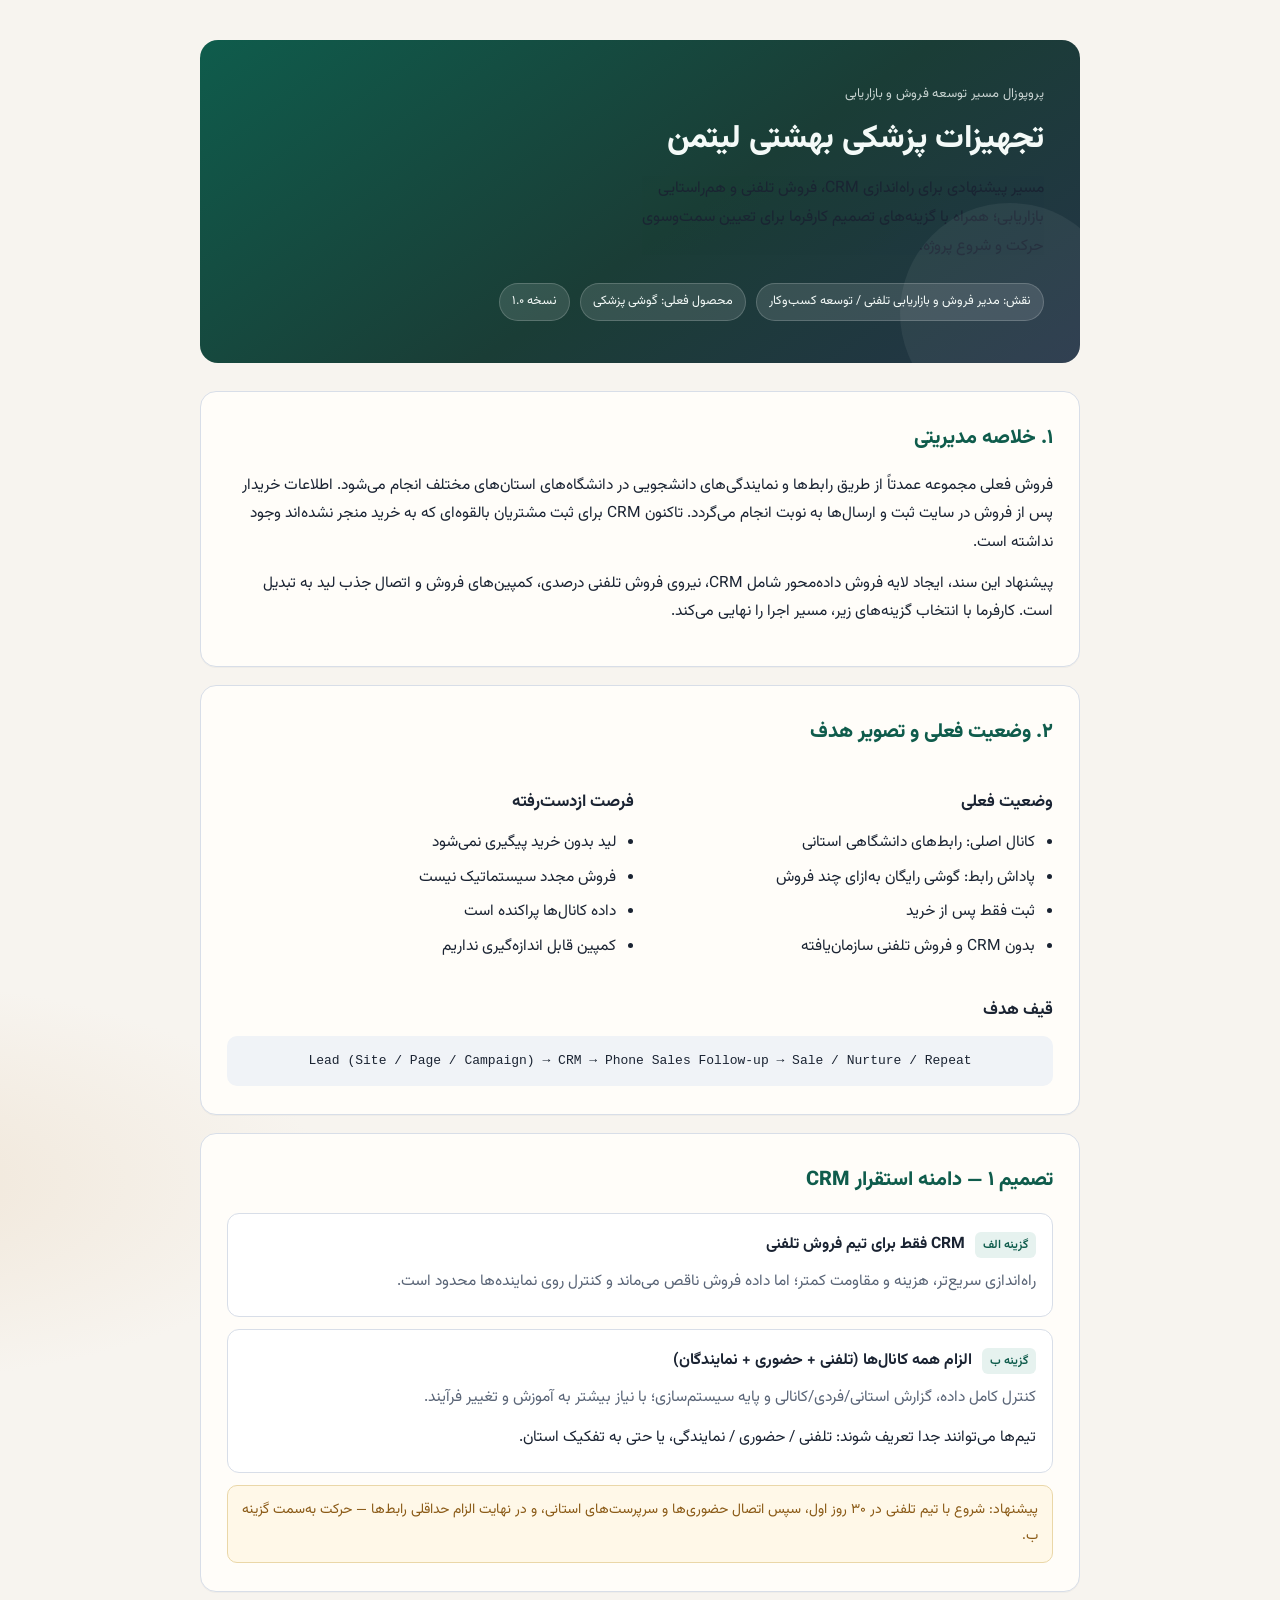
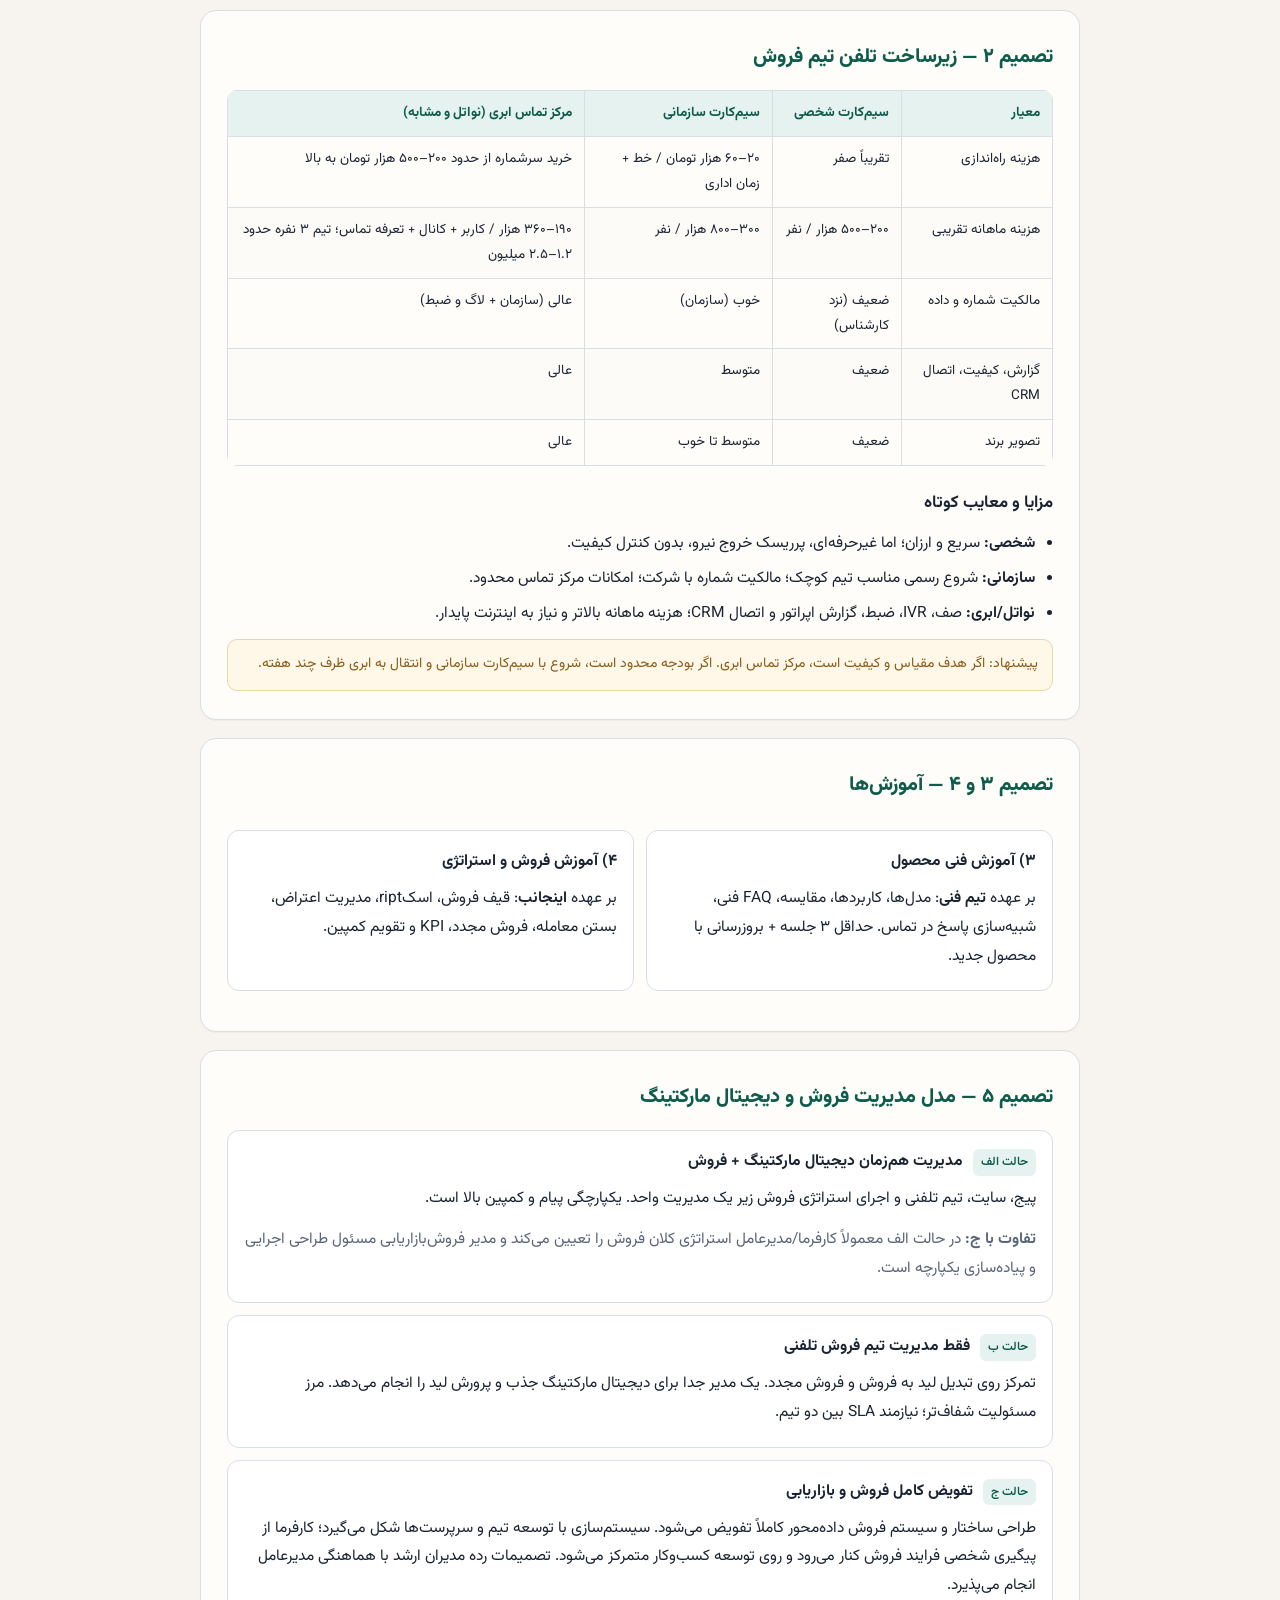
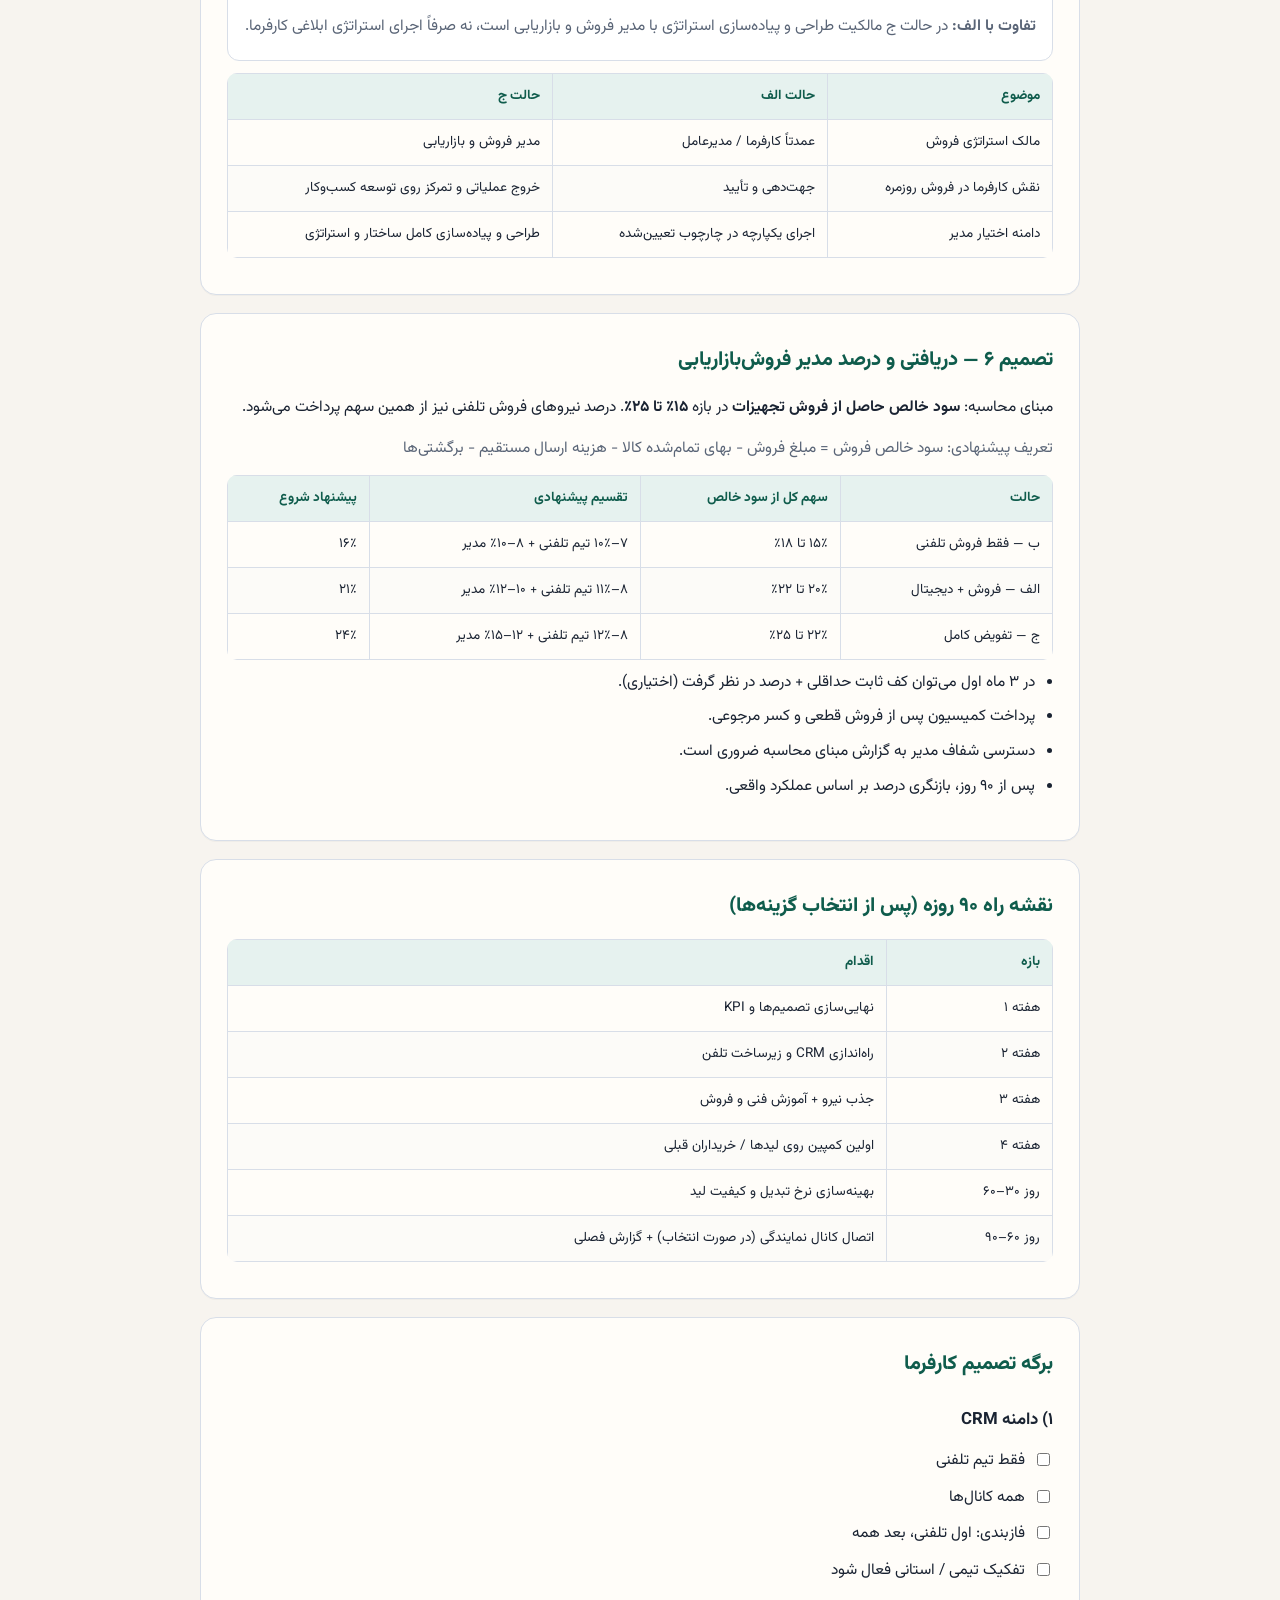
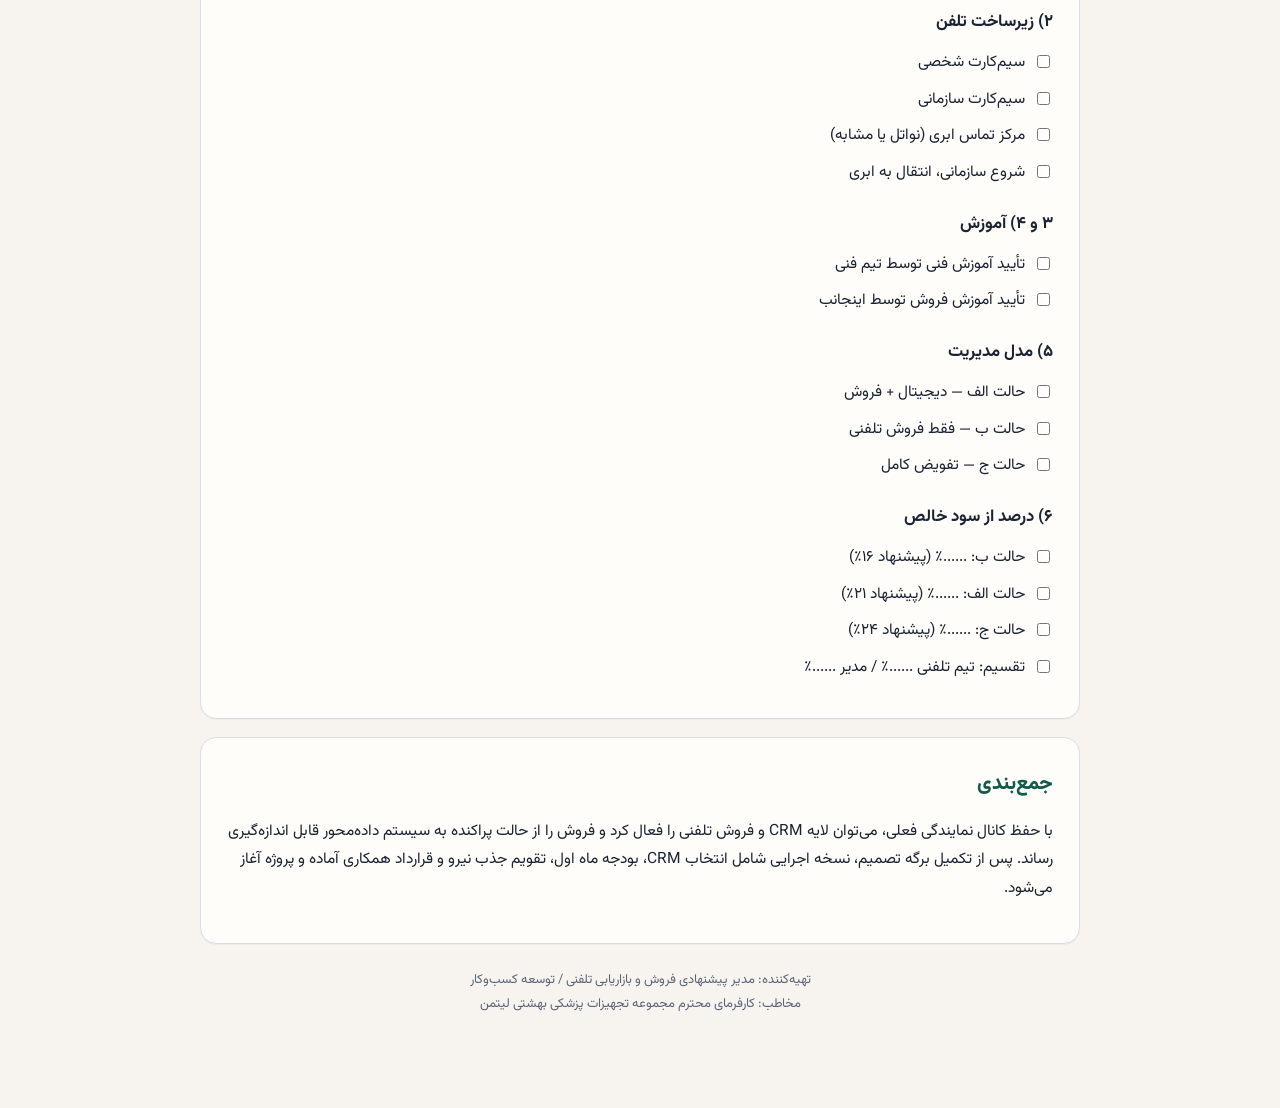
<file: proposals/beheshti-littmann-sales-marketing/پروپوزال-قابل-ارائه.html>
<!DOCTYPE html>
<html lang="fa" dir="rtl">
<head>
  <meta charset="UTF-8" />
  <meta name="viewport" content="width=device-width, initial-scale=1" />
  <title>پروپوزال توسعه فروش و بازاریابی | بهشتی لیتمن</title>
  <link rel="preconnect" href="https://fonts.googleapis.com" />
  <link rel="preconnect" href="https://fonts.gstatic.com" crossorigin />
  <link href="https://fonts.googleapis.com/css2?family=Vazirmatn:wght@400;500;600;700;800&display=swap" rel="stylesheet" />
  <style>
    :root {
      --ink: #1a2332;
      --muted: #5a6577;
      --line: #d8dee8;
      --bg: #f7f4ef;
      --paper: #fffdf9;
      --accent: #0f5c4c;
      --accent-soft: #e6f2ef;
      --warn: #8a5a16;
      --card: #ffffff;
    }

    * { box-sizing: border-box; }
    body {
      margin: 0;
      font-family: "Vazirmatn", sans-serif;
      color: var(--ink);
      background:
        radial-gradient(1200px 500px at 100% -10%, #dceee8 0%, transparent 55%),
        radial-gradient(900px 400px at -10% 20%, #f0e6d8 0%, transparent 50%),
        var(--bg);
      line-height: 1.85;
      font-size: 15.5px;
    }

    .wrap {
      max-width: 920px;
      margin: 0 auto;
      padding: 40px 20px 80px;
    }

    .hero {
      background: linear-gradient(145deg, #0f5c4c 0%, #1a3d36 55%, #243447 100%);
      color: #f4faf8;
      border-radius: 18px;
      padding: 42px 36px;
      margin-bottom: 28px;
      position: relative;
      overflow: hidden;
    }
    .hero::after {
      content: "";
      position: absolute;
      inset: auto -40px -60px auto;
      width: 220px;
      height: 220px;
      border-radius: 50%;
      background: rgba(255,255,255,0.06);
    }
    .hero .eyebrow {
      opacity: 0.8;
      font-size: 13px;
      letter-spacing: 0.02em;
      margin-bottom: 10px;
    }
    .hero h1 {
      margin: 0 0 12px;
      font-size: clamp(1.5rem, 3vw, 2rem);
      line-height: 1.45;
      font-weight: 800;
    }
    .hero p {
      margin: 0;
      max-width: 46ch;
      opacity: 0.92;
      font-size: 0.98rem;
    }
    .meta {
      display: flex;
      flex-wrap: wrap;
      gap: 10px;
      margin-top: 22px;
    }
    .chip {
      background: rgba(255,255,255,0.12);
      border: 1px solid rgba(255,255,255,0.18);
      padding: 6px 12px;
      border-radius: 999px;
      font-size: 12.5px;
    }

    section {
      background: var(--paper);
      border: 1px solid var(--line);
      border-radius: 16px;
      padding: 28px 26px;
      margin-bottom: 18px;
      box-shadow: 0 1px 0 rgba(26,35,50,0.03);
    }
    h2 {
      margin: 0 0 14px;
      font-size: 1.25rem;
      color: var(--accent);
      font-weight: 800;
    }
    h3 {
      margin: 22px 0 10px;
      font-size: 1.05rem;
      font-weight: 700;
    }
    p { margin: 0 0 12px; color: var(--ink); }
    .muted { color: var(--muted); }
    ul, ol { margin: 0 0 12px; padding-right: 18px; }
    li { margin-bottom: 6px; }

    table {
      width: 100%;
      border-collapse: collapse;
      font-size: 13.5px;
      margin: 12px 0 8px;
      overflow: hidden;
      border-radius: 10px;
    }
    th, td {
      border: 1px solid var(--line);
      padding: 10px 12px;
      text-align: right;
      vertical-align: top;
    }
    th {
      background: var(--accent-soft);
      color: var(--accent);
      font-weight: 700;
    }
    tr:nth-child(even) td { background: #fcfbf8; }

    .option {
      border: 1px solid var(--line);
      border-radius: 12px;
      padding: 16px 16px 8px;
      margin: 12px 0;
      background: var(--card);
    }
    .option h4 {
      margin: 0 0 8px;
      font-size: 0.98rem;
      color: var(--ink);
    }
    .tag {
      display: inline-block;
      background: var(--accent-soft);
      color: var(--accent);
      font-size: 12px;
      font-weight: 600;
      padding: 2px 8px;
      border-radius: 6px;
      margin-left: 6px;
    }
    .recommend {
      background: #fff8e8;
      border: 1px solid #ead7a8;
      color: var(--warn);
      border-radius: 10px;
      padding: 12px 14px;
      font-size: 14px;
      margin-top: 10px;
    }
    .flow {
      font-family: ui-monospace, monospace;
      background: #f0f3f7;
      border-radius: 10px;
      padding: 14px;
      font-size: 13px;
      line-height: 1.7;
      overflow-x: auto;
      direction: ltr;
      text-align: center;
    }
    .checklist label {
      display: flex;
      gap: 8px;
      align-items: flex-start;
      margin-bottom: 8px;
      cursor: default;
    }
    .checklist input { margin-top: 7px; }
    .two-col {
      display: grid;
      grid-template-columns: 1fr 1fr;
      gap: 12px;
    }
    @media (max-width: 720px) {
      .two-col { grid-template-columns: 1fr; }
      .hero { padding: 28px 22px; }
      section { padding: 22px 18px; }
    }
    .footer-note {
      text-align: center;
      color: var(--muted);
      font-size: 13px;
      margin-top: 24px;
    }
    @media print {
      body { background: white; }
      .wrap { padding: 0; max-width: none; }
      section, .hero { break-inside: avoid; box-shadow: none; }
      .hero { border-radius: 0; }
    }
  </style>
</head>
<body>
  <div class="wrap">
    <header class="hero">
      <div class="eyebrow">پروپوزال مسیر توسعه فروش و بازاریابی</div>
      <h1>تجهیزات پزشکی بهشتی لیتمن</h1>
      <p>
        مسیر پیشنهادی برای راه‌اندازی CRM، فروش تلفنی و هم‌راستایی بازاریابی؛
        همراه با گزینه‌های تصمیم کارفرما برای تعیین سمت‌وسوی حرکت و شروع پروژه.
      </p>
      <div class="meta">
        <span class="chip">نقش: مدیر فروش و بازاریابی تلفنی / توسعه کسب‌وکار</span>
        <span class="chip">محصول فعلی: گوشی پزشکی</span>
        <span class="chip">نسخه ۱.۰</span>
      </div>
    </header>

    <section>
      <h2>۱. خلاصه مدیریتی</h2>
      <p>
        فروش فعلی مجموعه عمدتاً از طریق رابط‌ها و نمایندگی‌های دانشجویی در دانشگاه‌های استان‌های مختلف انجام می‌شود.
        اطلاعات خریدار پس از فروش در سایت ثبت و ارسال‌ها به نوبت انجام می‌گردد. تاکنون CRM برای ثبت مشتریان بالقوه‌ای که به خرید منجر نشده‌اند وجود نداشته است.
      </p>
      <p>
        پیشنهاد این سند، ایجاد لایه فروش داده‌محور شامل CRM، نیروی فروش تلفنی درصدی، کمپین‌های فروش و اتصال جذب لید به تبدیل است.
        کارفرما با انتخاب گزینه‌های زیر، مسیر اجرا را نهایی می‌کند.
      </p>
    </section>

    <section>
      <h2>۲. وضعیت فعلی و تصویر هدف</h2>
      <div class="two-col">
        <div>
          <h3>وضعیت فعلی</h3>
          <ul>
            <li>کانال اصلی: رابط‌های دانشگاهی استانی</li>
            <li>پاداش رابط: گوشی رایگان به‌ازای چند فروش</li>
            <li>ثبت فقط پس از خرید</li>
            <li>بدون CRM و فروش تلفنی سازمان‌یافته</li>
          </ul>
        </div>
        <div>
          <h3>فرصت ازدست‌رفته</h3>
          <ul>
            <li>لید بدون خرید پیگیری نمی‌شود</li>
            <li>فروش مجدد سیستماتیک نیست</li>
            <li>داده کانال‌ها پراکنده است</li>
            <li>کمپین قابل اندازه‌گیری نداریم</li>
          </ul>
        </div>
      </div>
      <h3>قیف هدف</h3>
      <div class="flow">
        Lead (Site / Page / Campaign)
        → CRM
        → Phone Sales Follow-up
        → Sale / Nurture / Repeat
      </div>
    </section>

    <section>
      <h2>تصمیم ۱ — دامنه استقرار CRM</h2>

      <div class="option">
        <h4><span class="tag">گزینه الف</span> CRM فقط برای تیم فروش تلفنی</h4>
        <p class="muted">راه‌اندازی سریع‌تر، هزینه و مقاومت کمتر؛ اما داده فروش ناقص می‌ماند و کنترل روی نماینده‌ها محدود است.</p>
      </div>

      <div class="option">
        <h4><span class="tag">گزینه ب</span> الزام همه کانال‌ها (تلفنی + حضوری + نمایندگان)</h4>
        <p class="muted">کنترل کامل داده، گزارش استانی/فردی/کانالی و پایه سیستم‌سازی؛ با نیاز بیشتر به آموزش و تغییر فرآیند.</p>
        <p>تیم‌ها می‌توانند جدا تعریف شوند: تلفنی / حضوری / نمایندگی، یا حتی به تفکیک استان.</p>
      </div>

      <div class="recommend">
        پیشنهاد: شروع با تیم تلفنی در ۳۰ روز اول، سپس اتصال حضوری‌ها و سرپرست‌های استانی، و در نهایت الزام حداقلی رابط‌ها — حرکت به‌سمت گزینه ب.
      </div>
    </section>

    <section>
      <h2>تصمیم ۲ — زیرساخت تلفن تیم فروش</h2>

      <table>
        <thead>
          <tr>
            <th>معیار</th>
            <th>سیم‌کارت شخصی</th>
            <th>سیم‌کارت سازمانی</th>
            <th>مرکز تماس ابری (نواتل و مشابه)</th>
          </tr>
        </thead>
        <tbody>
          <tr>
            <td>هزینه راه‌اندازی</td>
            <td>تقریباً صفر</td>
            <td>۲۰–۶۰ هزار تومان / خط + زمان اداری</td>
            <td>خرید سرشماره از حدود ۲۰۰–۵۰۰ هزار تومان به بالا</td>
          </tr>
          <tr>
            <td>هزینه ماهانه تقریبی</td>
            <td>۲۰۰–۵۰۰ هزار / نفر</td>
            <td>۳۰۰–۸۰۰ هزار / نفر</td>
            <td>۱۹۰–۳۶۰ هزار / کاربر + کانال + تعرفه تماس؛ تیم ۳ نفره حدود ۱.۲–۲.۵ میلیون</td>
          </tr>
          <tr>
            <td>مالکیت شماره و داده</td>
            <td>ضعیف (نزد کارشناس)</td>
            <td>خوب (سازمان)</td>
            <td>عالی (سازمان + لاگ و ضبط)</td>
          </tr>
          <tr>
            <td>گزارش، کیفیت، اتصال CRM</td>
            <td>ضعیف</td>
            <td>متوسط</td>
            <td>عالی</td>
          </tr>
          <tr>
            <td>تصویر برند</td>
            <td>ضعیف</td>
            <td>متوسط تا خوب</td>
            <td>عالی</td>
          </tr>
        </tbody>
      </table>

      <h3>مزایا و معایب کوتاه</h3>
      <ul>
        <li><strong>شخصی:</strong> سریع و ارزان؛ اما غیرحرفه‌ای، پرریسک خروج نیرو، بدون کنترل کیفیت.</li>
        <li><strong>سازمانی:</strong> شروع رسمی مناسب تیم کوچک؛ مالکیت شماره با شرکت؛ امکانات مرکز تماس محدود.</li>
        <li><strong>نواتل/ابری:</strong> صف، IVR، ضبط، گزارش اپراتور و اتصال CRM؛ هزینه ماهانه بالاتر و نیاز به اینترنت پایدار.</li>
      </ul>
      <div class="recommend">
        پیشنهاد: اگر هدف مقیاس و کیفیت است، مرکز تماس ابری. اگر بودجه محدود است، شروع با سیم‌کارت سازمانی و انتقال به ابری ظرف چند هفته.
      </div>
    </section>

    <section>
      <h2>تصمیم ۳ و ۴ — آموزش‌ها</h2>
      <div class="two-col">
        <div class="option">
          <h4>۳) آموزش فنی محصول</h4>
          <p>بر عهده <strong>تیم فنی</strong>: مدل‌ها، کاربردها، مقایسه، FAQ فنی، شبیه‌سازی پاسخ در تماس. حداقل ۳ جلسه + بروزرسانی با محصول جدید.</p>
        </div>
        <div class="option">
          <h4>۴) آموزش فروش و استراتژی</h4>
          <p>بر عهده <strong>اینجانب</strong>: قیف فروش، اسکript، مدیریت اعتراض، بستن معامله، فروش مجدد، KPI و تقویم کمپین.</p>
        </div>
      </div>
    </section>

    <section>
      <h2>تصمیم ۵ — مدل مدیریت فروش و دیجیتال مارکتینگ</h2>

      <div class="option">
        <h4><span class="tag">حالت الف</span> مدیریت هم‌زمان دیجیتال مارکتینگ + فروش</h4>
        <p>پیج، سایت، تیم تلفنی و اجرای استراتژی فروش زیر یک مدیریت واحد. یکپارچگی پیام و کمپین بالا است.</p>
        <p class="muted"><strong>تفاوت با ج:</strong> در حالت الف معمولاً کارفرما/مدیرعامل استراتژی کلان فروش را تعیین می‌کند و مدیر فروش‌بازاریابی مسئول طراحی اجرایی و پیاده‌سازی یکپارچه است.</p>
      </div>

      <div class="option">
        <h4><span class="tag">حالت ب</span> فقط مدیریت تیم فروش تلفنی</h4>
        <p>تمرکز روی تبدیل لید به فروش و فروش مجدد. یک مدیر جدا برای دیجیتال مارکتینگ جذب و پرورش لید را انجام می‌دهد. مرز مسئولیت شفاف‌تر؛ نیازمند SLA بین دو تیم.</p>
      </div>

      <div class="option">
        <h4><span class="tag">حالت ج</span> تفویض کامل فروش و بازاریابی</h4>
        <p>
          طراحی ساختار و سیستم فروش داده‌محور کاملاً تفویض می‌شود. سیستم‌سازی با توسعه تیم و سرپرست‌ها شکل می‌گیرد؛
          کارفرما از پیگیری شخصی فرایند فروش کنار می‌رود و روی توسعه کسب‌وکار متمرکز می‌شود.
          تصمیمات رده مدیران ارشد با هماهنگی مدیرعامل انجام می‌پذیرد.
        </p>
        <p class="muted"><strong>تفاوت با الف:</strong> در حالت ج مالکیت طراحی و پیاده‌سازی استراتژی با مدیر فروش و بازاریابی است، نه صرفاً اجرای استراتژی ابلاغی کارفرما.</p>
      </div>

      <table>
        <thead>
          <tr>
            <th>موضوع</th>
            <th>حالت الف</th>
            <th>حالت ج</th>
          </tr>
        </thead>
        <tbody>
          <tr>
            <td>مالک استراتژی فروش</td>
            <td>عمدتاً کارفرما / مدیرعامل</td>
            <td>مدیر فروش و بازاریابی</td>
          </tr>
          <tr>
            <td>نقش کارفرما در فروش روزمره</td>
            <td>جهت‌دهی و تأیید</td>
            <td>خروج عملیاتی و تمرکز روی توسعه کسب‌وکار</td>
          </tr>
          <tr>
            <td>دامنه اختیار مدیر</td>
            <td>اجرای یکپارچه در چارچوب تعیین‌شده</td>
            <td>طراحی و پیاده‌سازی کامل ساختار و استراتژی</td>
          </tr>
        </tbody>
      </table>
    </section>

    <section>
      <h2>تصمیم ۶ — دریافتی و درصد مدیر فروش‌بازاریابی</h2>
      <p>
        مبنای محاسبه: <strong>سود خالص حاصل از فروش تجهیزات</strong> در بازه <strong>۱۵٪ تا ۲۵٪</strong>.
        درصد نیروهای فروش تلفنی نیز از همین سهم پرداخت می‌شود.
      </p>
      <p class="muted">
        تعریف پیشنهادی: سود خالص فروش = مبلغ فروش − بهای تمام‌شده کالا − هزینه ارسال مستقیم − برگشتی‌ها
      </p>

      <table>
        <thead>
          <tr>
            <th>حالت</th>
            <th>سهم کل از سود خالص</th>
            <th>تقسیم پیشنهادی</th>
            <th>پیشنهاد شروع</th>
          </tr>
        </thead>
        <tbody>
          <tr>
            <td>ب — فقط فروش تلفنی</td>
            <td>۱۵٪ تا ۱۸٪</td>
            <td>۷–۱۰٪ تیم تلفنی + ۸–۱۰٪ مدیر</td>
            <td>۱۶٪</td>
          </tr>
          <tr>
            <td>الف — فروش + دیجیتال</td>
            <td>۲۰٪ تا ۲۲٪</td>
            <td>۸–۱۱٪ تیم تلفنی + ۱۰–۱۲٪ مدیر</td>
            <td>۲۱٪</td>
          </tr>
          <tr>
            <td>ج — تفویض کامل</td>
            <td>۲۲٪ تا ۲۵٪</td>
            <td>۸–۱۲٪ تیم تلفنی + ۱۲–۱۵٪ مدیر</td>
            <td>۲۴٪</td>
          </tr>
        </tbody>
      </table>

      <ul>
        <li>در ۳ ماه اول می‌توان کف ثابت حداقلی + درصد در نظر گرفت (اختیاری).</li>
        <li>پرداخت کمیسیون پس از فروش قطعی و کسر مرجوعی.</li>
        <li>دسترسی شفاف مدیر به گزارش مبنای محاسبه ضروری است.</li>
        <li>پس از ۹۰ روز، بازنگری درصد بر اساس عملکرد واقعی.</li>
      </ul>
    </section>

    <section>
      <h2>نقشه راه ۹۰ روزه (پس از انتخاب گزینه‌ها)</h2>
      <table>
        <thead>
          <tr>
            <th>بازه</th>
            <th>اقدام</th>
          </tr>
        </thead>
        <tbody>
          <tr><td>هفته ۱</td><td>نهایی‌سازی تصمیم‌ها و KPI</td></tr>
          <tr><td>هفته ۲</td><td>راه‌اندازی CRM و زیرساخت تلفن</td></tr>
          <tr><td>هفته ۳</td><td>جذب نیرو + آموزش فنی و فروش</td></tr>
          <tr><td>هفته ۴</td><td>اولین کمپین روی لیدها / خریداران قبلی</td></tr>
          <tr><td>روز ۳۰–۶۰</td><td>بهینه‌سازی نرخ تبدیل و کیفیت لید</td></tr>
          <tr><td>روز ۶۰–۹۰</td><td>اتصال کانال نمایندگی (در صورت انتخاب) + گزارش فصلی</td></tr>
        </tbody>
      </table>
    </section>

    <section>
      <h2>برگه تصمیم کارفرما</h2>
      <div class="checklist">
        <h3>۱) دامنه CRM</h3>
        <label><input type="checkbox" /> فقط تیم تلفنی</label>
        <label><input type="checkbox" /> همه کانال‌ها</label>
        <label><input type="checkbox" /> فازبندی: اول تلفنی، بعد همه</label>
        <label><input type="checkbox" /> تفکیک تیمی / استانی فعال شود</label>

        <h3>۲) زیرساخت تلفن</h3>
        <label><input type="checkbox" /> سیم‌کارت شخصی</label>
        <label><input type="checkbox" /> سیم‌کارت سازمانی</label>
        <label><input type="checkbox" /> مرکز تماس ابری (نواتل یا مشابه)</label>
        <label><input type="checkbox" /> شروع سازمانی، انتقال به ابری</label>

        <h3>۳ و ۴) آموزش</h3>
        <label><input type="checkbox" /> تأیید آموزش فنی توسط تیم فنی</label>
        <label><input type="checkbox" /> تأیید آموزش فروش توسط اینجانب</label>

        <h3>۵) مدل مدیریت</h3>
        <label><input type="checkbox" /> حالت الف — دیجیتال + فروش</label>
        <label><input type="checkbox" /> حالت ب — فقط فروش تلفنی</label>
        <label><input type="checkbox" /> حالت ج — تفویض کامل</label>

        <h3>۶) درصد از سود خالص</h3>
        <label><input type="checkbox" /> حالت ب: ......٪ (پیشنهاد ۱۶٪)</label>
        <label><input type="checkbox" /> حالت الف: ......٪ (پیشنهاد ۲۱٪)</label>
        <label><input type="checkbox" /> حالت ج: ......٪ (پیشنهاد ۲۴٪)</label>
        <label><input type="checkbox" /> تقسیم: تیم تلفنی ......٪ / مدیر ......٪</label>
      </div>
    </section>

    <section>
      <h2>جمع‌بندی</h2>
      <p>
        با حفظ کانال نمایندگی فعلی، می‌توان لایه CRM و فروش تلفنی را فعال کرد و فروش را از حالت پراکنده به سیستم داده‌محور قابل اندازه‌گیری رساند.
        پس از تکمیل برگه تصمیم، نسخه اجرایی شامل انتخاب CRM، بودجه ماه اول، تقویم جذب نیرو و قرارداد همکاری آماده و پروژه آغاز می‌شود.
      </p>
    </section>

    <p class="footer-note">
      تهیه‌کننده: مدیر پیشنهادی فروش و بازاریابی تلفنی / توسعه کسب‌وکار<br />
      مخاطب: کارفرمای محترم مجموعه تجهیزات پزشکی بهشتی لیتمن
    </p>
  </div>
</body>
</html>
</file>
<file: meyar-crm-catalog/styles.css>
/* معیار — کاتالوگ CRM تعمیرگاه | RTL · صنعتی خودرویی */
:root {
  --blue: #0155d2;
  --blue-deep: #013f9e;
  --blue-soft: #e8f0fb;
  --steel: #3d4f66;
  --steel-light: #6b7c90;
  --metal: #8a96a5;
  --ink: #15202e;
  --muted: #5a6a7c;
  --bg: #f4f6f9;
  --bg-alt: #e9eef4;
  --white: #ffffff;
  --line: #d0d8e2;
  --accent-warm: #c45c26;
  --ok: #1a7a4c;
  --radius: 10px;
  --shadow: 0 12px 40px rgba(21, 32, 46, 0.12);
  --font: "Vazirmatn", Tahoma, sans-serif;
  --nav-h: 64px;
  --ease: cubic-bezier(0.22, 1, 0.36, 1);
}

*,
*::before,
*::after {
  box-sizing: border-box;
}

html {
  scroll-behavior: smooth;
}

@media (prefers-reduced-motion: reduce) {
  html {
    scroll-behavior: auto;
  }
  *,
  *::before,
  *::after {
    animation-duration: 0.01ms !important;
    animation-iteration-count: 1 !important;
    transition-duration: 0.01ms !important;
  }
  .reveal {
    opacity: 1 !important;
    transform: none !important;
  }
}

body {
  margin: 0;
  font-family: var(--font);
  font-size: 1.05rem;
  line-height: 1.75;
  color: var(--ink);
  background: var(--bg);
  -webkit-font-smoothing: antialiased;
}

img {
  max-width: 100%;
  display: block;
}

a {
  color: inherit;
  text-decoration: none;
}

ul,
ol {
  margin: 0;
  padding: 0;
}

.skip-link {
  position: absolute;
  inset-inline-start: 1rem;
  top: -3rem;
  background: var(--blue);
  color: var(--white);
  padding: 0.5rem 1rem;
  z-index: 100;
  border-radius: 6px;
}
.skip-link:focus {
  top: 0.75rem;
}

/* —— Nav —— */
.site-nav {
  position: sticky;
  top: 0;
  z-index: 50;
  background: rgba(244, 246, 249, 0.92);
  backdrop-filter: blur(12px);
  border-bottom: 1px solid var(--line);
}

.nav-inner {
  max-width: 1120px;
  margin: 0 auto;
  padding: 0 1.25rem;
  height: var(--nav-h);
  display: flex;
  align-items: center;
  justify-content: space-between;
  gap: 1rem;
}

.nav-brand {
  display: flex;
  align-items: center;
  gap: 0.55rem;
  font-weight: 800;
  font-size: 1.25rem;
  color: var(--ink);
  cursor: pointer;
}

.brand-mark {
  width: 28px;
  height: 28px;
  border-radius: 7px;
  background: linear-gradient(145deg, var(--blue) 0%, var(--blue-deep) 100%);
  box-shadow: inset 0 0 0 2px rgba(255, 255, 255, 0.25);
  position: relative;
}
.brand-mark::after {
  content: "";
  position: absolute;
  inset: 7px 5px 7px 5px;
  border: 2px solid rgba(255, 255, 255, 0.9);
  border-radius: 2px;
  border-top: none;
  border-inline-end: none;
  transform: rotate(-45deg) translateY(-1px);
}

.nav-links {
  display: flex;
  align-items: center;
  gap: 1.25rem;
  font-size: 0.92rem;
  font-weight: 500;
  color: var(--muted);
}
.nav-links a {
  cursor: pointer;
  transition: color 0.2s ease;
}
.nav-links a:hover,
.nav-links a:focus-visible {
  color: var(--blue);
}
.nav-cta {
  background: var(--blue);
  color: var(--white) !important;
  padding: 0.45rem 0.95rem;
  border-radius: 8px;
  font-weight: 600;
}
.nav-cta:hover,
.nav-cta:focus-visible {
  background: var(--blue-deep);
  color: var(--white) !important;
}

.nav-toggle {
  display: none;
  flex-direction: column;
  gap: 5px;
  background: none;
  border: 0;
  padding: 0.4rem;
  cursor: pointer;
}
.nav-toggle span {
  display: block;
  width: 22px;
  height: 2px;
  background: var(--ink);
  border-radius: 2px;
}

.mobile-nav {
  display: flex;
  flex-direction: column;
  gap: 0.25rem;
  padding: 0.5rem 1.25rem 1rem;
  border-top: 1px solid var(--line);
  background: var(--white);
}
.mobile-nav[hidden] {
  display: none;
}
.mobile-nav a {
  padding: 0.65rem 0.4rem;
  font-weight: 500;
  color: var(--steel);
  border-radius: 6px;
  cursor: pointer;
}
.mobile-nav a:hover,
.mobile-nav a:focus-visible {
  background: var(--blue-soft);
  color: var(--blue);
}

/* —— Pages —— */
.page {
  position: relative;
  min-height: calc(100vh - var(--nav-h));
  padding: 4rem 1.25rem 3.5rem;
  display: flex;
  flex-direction: column;
  justify-content: center;
  overflow: hidden;
}

.page-alt {
  background: var(--bg-alt);
}

.page-inner {
  max-width: 1120px;
  width: 100%;
  margin: 0 auto;
}

.page-num {
  position: absolute;
  bottom: 1.25rem;
  inset-inline-end: 1.5rem;
  margin: 0;
  font-size: 0.8rem;
  font-weight: 600;
  color: var(--metal);
  letter-spacing: 0.04em;
}

.section-head {
  margin-bottom: 2.25rem;
  max-width: 38rem;
}

.eyebrow {
  margin: 0 0 0.5rem;
  font-size: 0.85rem;
  font-weight: 700;
  color: var(--blue);
  letter-spacing: 0.02em;
}

.section-head h2 {
  margin: 0 0 0.65rem;
  font-size: clamp(1.65rem, 3.2vw, 2.35rem);
  font-weight: 800;
  line-height: 1.35;
  color: var(--ink);
}

.section-sub {
  margin: 0;
  color: var(--muted);
  font-size: 1.05rem;
  max-width: 36rem;
}

h3 {
  margin: 0 0 0.85rem;
  font-size: 1.15rem;
  font-weight: 700;
  color: var(--steel);
}

.mt {
  margin-top: 1.75rem;
}

/* —— Buttons —— */
.btn {
  display: inline-flex;
  align-items: center;
  justify-content: center;
  gap: 0.4rem;
  padding: 0.75rem 1.35rem;
  border-radius: 9px;
  font-family: inherit;
  font-size: 1rem;
  font-weight: 700;
  border: 2px solid transparent;
  cursor: pointer;
  transition: background 0.2s ease, color 0.2s ease, border-color 0.2s ease,
    transform 0.2s var(--ease);
}
.btn:focus-visible {
  outline: 3px solid rgba(1, 85, 210, 0.45);
  outline-offset: 2px;
}
.btn:hover {
  transform: translateY(-1px);
}
.btn-primary {
  background: var(--blue);
  color: var(--white);
}
.btn-primary:hover {
  background: var(--blue-deep);
}
.btn-ghost {
  background: transparent;
  color: var(--white);
  border-color: rgba(255, 255, 255, 0.55);
}
.page:not(.page-cover):not(.page-cta) .btn-ghost,
.copy-only .btn-ghost {
  color: var(--blue);
  border-color: var(--blue);
}
.btn-outline {
  background: var(--white);
  color: var(--blue);
  border-color: var(--line);
}
.btn-outline:hover {
  border-color: var(--blue);
  background: var(--blue-soft);
}
.btn-lg {
  padding: 0.95rem 1.7rem;
  font-size: 1.08rem;
}

.cta-group {
  display: flex;
  flex-wrap: wrap;
  gap: 0.75rem;
  margin-top: 1.75rem;
}

/* —— Cover —— */
.page-cover {
  min-height: 100vh;
  padding-top: 2rem;
  background: linear-gradient(
      125deg,
      #0b1a2e 0%,
      #123050 42%,
      #0155d2 78%,
      #1a3a5c 100%
    );
  color: var(--white);
}

.cover-atmosphere {
  position: absolute;
  inset: 0;
  background:
    radial-gradient(ellipse 70% 50% at 15% 80%, rgba(1, 85, 210, 0.45), transparent 60%),
    radial-gradient(ellipse 50% 40% at 90% 20%, rgba(255, 255, 255, 0.08), transparent 50%);
  pointer-events: none;
}

.cover-grid {
  position: absolute;
  inset: 0;
  background-image:
    linear-gradient(rgba(255, 255, 255, 0.04) 1px, transparent 1px),
    linear-gradient(90deg, rgba(255, 255, 255, 0.04) 1px, transparent 1px);
  background-size: 48px 48px;
  mask-image: linear-gradient(to bottom, transparent, black 20%, black 75%, transparent);
  pointer-events: none;
}

.cover-inner {
  display: grid;
  grid-template-columns: 1.05fr 0.95fr;
  gap: 2.5rem;
  align-items: center;
  position: relative;
  z-index: 1;
}

.brand-hero {
  margin: 0;
  font-size: clamp(3.2rem, 8vw, 5.5rem);
  font-weight: 800;
  line-height: 1;
  letter-spacing: -0.02em;
}

.brand-latin {
  margin: 0.15rem 0 1.1rem;
  font-size: 1.05rem;
  font-weight: 600;
  opacity: 0.7;
  letter-spacing: 0.18em;
  text-transform: uppercase;
}

.page-cover h1 {
  margin: 0 0 1rem;
  font-size: clamp(1.35rem, 2.8vw, 1.85rem);
  font-weight: 700;
  line-height: 1.4;
  max-width: 18em;
}

.lede {
  margin: 0 0 0.75rem;
  font-size: clamp(1.05rem, 2vw, 1.2rem);
  line-height: 1.7;
  opacity: 0.92;
  max-width: 28rem;
}

.tagline {
  margin: 0;
  font-size: 0.98rem;
  font-weight: 500;
  color: rgba(255, 255, 255, 0.72);
}

.page-cover .page-num {
  color: rgba(255, 255, 255, 0.45);
}

.hero-dashboard {
  background: rgba(255, 255, 255, 0.1);
  border: 1px solid rgba(255, 255, 255, 0.22);
  border-radius: 14px;
  padding: 1rem;
  box-shadow: var(--shadow);
  backdrop-filter: blur(8px);
  animation: float-in 1s var(--ease) both;
}

.dash-top {
  display: flex;
  align-items: center;
  gap: 0.4rem;
  margin-bottom: 1rem;
}
.dash-top .dot {
  width: 8px;
  height: 8px;
  border-radius: 50%;
  background: rgba(255, 255, 255, 0.35);
}
.dash-title {
  margin-inline-start: auto;
  font-size: 0.8rem;
  opacity: 0.75;
}

.dash-stats {
  display: grid;
  grid-template-columns: repeat(3, 1fr);
  gap: 0.5rem;
  margin-bottom: 1rem;
}
.dash-stats div {
  background: rgba(11, 26, 46, 0.35);
  border-radius: 8px;
  padding: 0.75rem 0.5rem;
  text-align: center;
}
.dash-stats strong {
  display: block;
  font-size: 1.45rem;
  font-weight: 800;
}
.dash-stats span {
  font-size: 0.72rem;
  opacity: 0.7;
}

.dash-kanban {
  display: grid;
  grid-template-columns: repeat(3, 1fr);
  gap: 0.5rem;
}
.k-col {
  background: rgba(255, 255, 255, 0.08);
  border-radius: 8px;
  padding: 0.55rem;
  min-height: 110px;
}
.k-col.accent {
  background: rgba(1, 85, 210, 0.45);
  border: 1px solid rgba(255, 255, 255, 0.2);
}
.k-col span {
  display: block;
  font-size: 0.72rem;
  font-weight: 700;
  margin-bottom: 0.45rem;
  opacity: 0.85;
}
.k-col i {
  display: block;
  height: 18px;
  margin-bottom: 0.35rem;
  border-radius: 4px;
  background: rgba(255, 255, 255, 0.2);
  font-style: normal;
  animation: pulse-bar 2.4s ease-in-out infinite;
}
.k-col i:nth-child(3) {
  animation-delay: 0.3s;
  width: 85%;
}
.k-col i:nth-child(4) {
  animation-delay: 0.55s;
  width: 70%;
}

@keyframes float-in {
  from {
    opacity: 0;
    transform: translateY(18px) scale(0.98);
  }
  to {
    opacity: 1;
    transform: none;
  }
}

@keyframes pulse-bar {
  0%,
  100% {
    opacity: 0.55;
  }
  50% {
    opacity: 1;
  }
}

/* —— Content blocks —— */
.split-grid {
  display: grid;
  grid-template-columns: 1fr 1fr;
  gap: 1.75rem;
}

.pain-block,
.solution-block {
  padding: 1.5rem 1.35rem;
  border-radius: var(--radius);
  background: var(--white);
  border: 1px solid var(--line);
}

.solution-block {
  border-color: rgba(1, 85, 210, 0.25);
  background: linear-gradient(180deg, var(--white), var(--blue-soft));
}

.bullet-list {
  list-style: none;
  display: flex;
  flex-direction: column;
  gap: 0.7rem;
}
.bullet-list li {
  position: relative;
  padding-inline-start: 1.35rem;
  color: var(--ink);
  font-size: 0.98rem;
}
.bullet-list li::before {
  content: "";
  position: absolute;
  inset-inline-start: 0;
  top: 0.55em;
  width: 8px;
  height: 8px;
  border-radius: 2px;
  background: var(--blue);
}

.flow-label {
  margin: 0 0 0.75rem;
  font-size: 0.92rem;
  color: var(--muted);
}

.flow-chain {
  list-style: none;
  display: flex;
  flex-wrap: wrap;
  gap: 0.45rem;
  margin-bottom: 1.25rem;
}
.flow-chain li {
  background: var(--blue);
  color: var(--white);
  font-size: 0.82rem;
  font-weight: 700;
  padding: 0.4rem 0.7rem;
  border-radius: 6px;
}
.flow-chain li:nth-child(even) {
  background: var(--steel);
}

.feature-layout,
.two-cols {
  display: grid;
  grid-template-columns: 1.1fr 0.9fr;
  gap: 2rem;
  align-items: center;
}

/* —— Concept arts —— */
.concept-art {
  min-height: 220px;
  display: flex;
  align-items: center;
  justify-content: center;
}

.wizard-ui,
.money-card,
.invoice-sheet,
.phone-ui,
.mini-kanban,
.role-chips {
  width: 100%;
  max-width: 340px;
  background: var(--white);
  border: 1px solid var(--line);
  border-radius: 12px;
  box-shadow: var(--shadow);
}

.wizard-ui {
  padding: 1.15rem;
}
.wiz-steps {
  display: flex;
  gap: 0.35rem;
  margin-bottom: 1rem;
}
.wiz-steps span {
  flex: 1;
  text-align: center;
  font-size: 0.72rem;
  font-weight: 600;
  padding: 0.4rem 0.2rem;
  border-radius: 6px;
  background: var(--bg-alt);
  color: var(--muted);
}
.wiz-steps .on {
  background: var(--blue);
  color: var(--white);
}
.wiz-field {
  margin-bottom: 0.75rem;
}
.wiz-field label {
  display: block;
  font-size: 0.75rem;
  color: var(--muted);
  margin-bottom: 0.25rem;
}
.plate {
  background: #f7f8fa;
  border: 2px solid var(--ink);
  border-radius: 6px;
  padding: 0.55rem;
  text-align: center;
  font-weight: 800;
  letter-spacing: 0.04em;
  font-size: 0.95rem;
}
.fake-input {
  background: var(--bg);
  border: 1px solid var(--line);
  border-radius: 6px;
  padding: 0.55rem 0.75rem;
  color: var(--muted);
  font-size: 0.9rem;
}
.wiz-btn {
  margin-top: 0.5rem;
  background: var(--blue);
  color: var(--white);
  text-align: center;
  font-weight: 700;
  padding: 0.65rem;
  border-radius: 8px;
  font-size: 0.9rem;
}

.stages-strip {
  display: flex;
  flex-wrap: wrap;
  gap: 0.4rem;
  margin-bottom: 2rem;
}
.stages-strip span {
  font-size: 0.78rem;
  font-weight: 600;
  padding: 0.4rem 0.65rem;
  border-radius: 999px;
  background: var(--white);
  border: 1px solid var(--line);
  color: var(--steel);
}
.stages-strip span:nth-child(odd) {
  border-color: rgba(1, 85, 210, 0.3);
  color: var(--blue);
}

.mini-kanban {
  display: grid;
  grid-template-columns: repeat(3, 1fr);
  gap: 0.5rem;
  padding: 0.85rem;
  max-width: 380px;
}
.mk {
  background: var(--bg);
  border-radius: 8px;
  padding: 0.55rem;
  min-height: 140px;
}
.mk.hot {
  background: var(--blue-soft);
  outline: 2px solid rgba(1, 85, 210, 0.35);
}
.mk b {
  display: block;
  font-size: 0.75rem;
  margin-bottom: 0.5rem;
  color: var(--steel);
}
.mk i {
  display: block;
  font-style: normal;
  font-size: 0.78rem;
  font-weight: 600;
  background: var(--white);
  border: 1px solid var(--line);
  border-radius: 5px;
  padding: 0.4rem 0.35rem;
  margin-bottom: 0.35rem;
  color: var(--ink);
}

.money-card {
  padding: 1.15rem 1.25rem;
}
.mc-row {
  display: flex;
  justify-content: space-between;
  align-items: center;
  padding: 0.55rem 0;
  border-bottom: 1px dashed var(--line);
  font-size: 0.92rem;
}
.mc-row span {
  color: var(--muted);
}
.mc-row.total {
  border-bottom: 0;
  margin-top: 0.35rem;
  padding-top: 0.75rem;
  border-top: 2px solid var(--blue);
}
.mc-row.total strong {
  color: var(--ok);
  font-size: 1.1rem;
}

.invoice-sheet {
  padding: 1.15rem;
  background: linear-gradient(180deg, #fff 70%, #f8fafc);
}
.inv-head {
  display: flex;
  justify-content: space-between;
  font-size: 0.82rem;
  font-weight: 700;
  margin-bottom: 0.75rem;
  color: var(--steel);
}
.inv-no {
  color: var(--blue);
}
.inv-plate {
  text-align: center;
  border: 2px solid var(--ink);
  border-radius: 4px;
  padding: 0.4rem;
  font-weight: 800;
  margin-bottom: 0.85rem;
  font-size: 0.9rem;
}
.inv-lines i {
  display: block;
  height: 8px;
  background: var(--bg-alt);
  border-radius: 3px;
  margin-bottom: 0.4rem;
  font-style: normal;
}
.inv-lines i:nth-child(2) {
  width: 88%;
}
.inv-lines i:nth-child(3) {
  width: 72%;
}
.inv-total,
.inv-sign {
  margin-top: 0.85rem;
  font-size: 0.78rem;
  color: var(--muted);
  border-top: 1px solid var(--line);
  padding-top: 0.55rem;
}

.phone-ui {
  padding: 1.25rem 1rem;
  background: linear-gradient(180deg, #1a2636, #243447);
  border: none;
  max-width: 280px;
}
.bubble {
  background: var(--white);
  color: var(--ink);
  border-radius: 12px 12px 4px 12px;
  padding: 0.7rem 0.85rem;
  font-size: 0.82rem;
  margin-bottom: 0.65rem;
  line-height: 1.55;
  animation: bubble-in 0.7s var(--ease) both;
}
.bubble:nth-child(2) {
  animation-delay: 0.2s;
}
.bubble:nth-child(3) {
  animation-delay: 0.4s;
}
.bubble.soft {
  background: rgba(255, 255, 255, 0.88);
  color: var(--steel);
}

@keyframes bubble-in {
  from {
    opacity: 0;
    transform: translateY(10px);
  }
  to {
    opacity: 1;
    transform: none;
  }
}

.role-chips {
  padding: 1rem;
  display: flex;
  flex-direction: column;
  gap: 0.65rem;
  max-width: 300px;
}
.role {
  padding: 0.85rem 1rem;
  border-radius: 8px;
  background: var(--bg);
  border: 1px solid var(--line);
}
.role b {
  display: block;
  font-size: 0.95rem;
  margin-bottom: 0.15rem;
}
.role span {
  font-size: 0.8rem;
  color: var(--muted);
}
.role.manager {
  background: var(--blue);
  border-color: var(--blue);
  color: var(--white);
}
.role.manager span {
  color: rgba(255, 255, 255, 0.8);
}

/* —— Audience —— */
.audience-grid {
  display: grid;
  grid-template-columns: repeat(3, 1fr);
  gap: 1rem;
  margin-bottom: 1.5rem;
}
.aud-item {
  padding: 1.35rem 1.15rem;
  border-block-start: 3px solid var(--blue);
  background: var(--white);
}
.aud-item h3 {
  color: var(--ink);
  margin-bottom: 0.4rem;
}
.aud-item p {
  margin: 0;
  color: var(--muted);
  font-size: 0.95rem;
}

.outcome-bar {
  padding: 1.25rem 1.35rem;
  background: linear-gradient(90deg, var(--blue-deep), var(--blue));
  color: var(--white);
  border-radius: var(--radius);
}
.outcome-bar h3 {
  color: var(--white);
  margin-bottom: 0.35rem;
}
.outcome-bar p {
  margin: 0;
  opacity: 0.92;
  font-size: 0.98rem;
}

/* —— Pricing —— */
.page-pricing {
  background:
    radial-gradient(ellipse 60% 40% at 100% 0%, rgba(1, 85, 210, 0.08), transparent),
    var(--bg);
}

.pricing-grid {
  display: grid;
  grid-template-columns: repeat(4, 1fr);
  gap: 0.85rem;
  align-items: stretch;
}

.plan {
  background: var(--white);
  border: 1px solid var(--line);
  border-radius: 12px;
  padding: 1.25rem 1rem 1.15rem;
  display: flex;
  flex-direction: column;
  gap: 0.55rem;
  transition: border-color 0.2s ease, box-shadow 0.2s ease;
}
.plan:hover {
  border-color: rgba(1, 85, 210, 0.35);
}
.plan h3 {
  margin: 0;
  font-size: 1.05rem;
  color: var(--ink);
}
.price {
  margin: 0.25rem 0;
}
.price .num {
  font-size: 1.2rem;
  font-weight: 800;
  color: var(--ink);
  display: block;
  line-height: 1.4;
}
.price .unit {
  font-size: 0.8rem;
  color: var(--muted);
}
.plan-desc {
  margin: 0;
  font-size: 0.85rem;
  color: var(--muted);
  flex: 1;
}
.plan .btn {
  width: 100%;
  margin-top: 0.5rem;
}

.plan-featured {
  position: relative;
  border: 2px solid var(--blue);
  background: linear-gradient(180deg, #fff 0%, var(--blue-soft) 100%);
  box-shadow: 0 16px 40px rgba(1, 85, 210, 0.18);
  transform: scale(1.03);
  z-index: 1;
}

.badge {
  position: absolute;
  top: -0.75rem;
  left: 50%;
  transform: translateX(-50%);
  background: var(--accent-warm);
  color: var(--white);
  font-size: 0.72rem;
  font-weight: 800;
  padding: 0.3rem 0.7rem;
  border-radius: 999px;
  white-space: nowrap;
}

.save {
  margin: 0;
  font-size: 0.82rem;
  font-weight: 600;
  color: var(--ok);
  line-height: 1.5;
}

.pricing-notes {
  list-style: none;
  margin-top: 1.5rem;
  display: flex;
  flex-direction: column;
  gap: 0.35rem;
  font-size: 0.88rem;
  color: var(--muted);
}
.pricing-notes li::before {
  content: "· ";
  color: var(--blue);
  font-weight: 800;
}

/* —— CTA / Contact —— */
.page-cta {
  background: linear-gradient(160deg, #0e1c2e 0%, #163556 55%, #0155d2 100%);
  color: var(--white);
}
.page-cta .eyebrow {
  color: rgba(255, 255, 255, 0.75);
}
.page-cta .section-head h2,
.page-cta .section-sub {
  color: var(--white);
}
.page-cta .section-sub {
  opacity: 0.85;
}
.page-cta .page-num {
  color: rgba(255, 255, 255, 0.4);
}

.checklist {
  list-style: none;
  display: flex;
  flex-wrap: wrap;
  gap: 0.55rem;
  margin-bottom: 0.5rem;
}
.checklist li {
  background: rgba(255, 255, 255, 0.12);
  border: 1px solid rgba(255, 255, 255, 0.22);
  border-radius: 8px;
  padding: 0.55rem 0.9rem;
  font-size: 0.9rem;
  font-weight: 600;
}
.checklist li::before {
  content: "✓ ";
  color: #7ddea8;
}

.contact-slots {
  margin-top: 2.5rem;
  display: grid;
  grid-template-columns: repeat(4, 1fr);
  gap: 0.85rem;
}
.contact-slots > div {
  padding: 1rem;
  border-radius: 10px;
  background: rgba(255, 255, 255, 0.08);
  border: 1px dashed rgba(255, 255, 255, 0.28);
}
.contact-slots .label {
  display: block;
  font-size: 0.75rem;
  font-weight: 700;
  opacity: 0.65;
  margin-bottom: 0.35rem;
}
.contact-slots p {
  margin: 0;
  font-size: 0.88rem;
  font-weight: 500;
}

/* —— Copy-only —— */
.copy-only {
  padding: 3.5rem 1.25rem;
  background: var(--white);
  border-top: 1px solid var(--line);
}
.copy-only h2 {
  margin: 0 0 0.35rem;
  font-size: 1.45rem;
}
.copy-hint {
  margin: 0 0 1.25rem;
  color: var(--muted);
  font-size: 0.92rem;
}
.copy-block {
  margin: 0 0 1rem;
  padding: 1.25rem;
  background: var(--bg);
  border: 1px solid var(--line);
  border-radius: 10px;
  font-family: var(--font);
  font-size: 0.82rem;
  line-height: 1.7;
  white-space: pre-wrap;
  overflow-x: auto;
  color: var(--ink);
  max-height: 420px;
}

.site-footer {
  padding: 1.5rem 1.25rem 2rem;
  text-align: center;
  background: var(--ink);
  color: var(--white);
}
.site-footer p {
  margin: 0.2rem 0;
  font-size: 0.9rem;
}
.site-footer .muted {
  opacity: 0.55;
  font-size: 0.8rem;
}

/* —— Reveal —— */
.reveal {
  opacity: 0;
  transform: translateY(16px);
  transition: opacity 0.7s var(--ease), transform 0.7s var(--ease);
}
.reveal.in {
  opacity: 1;
  transform: none;
}
.delay-1 {
  transition-delay: 0.12s;
}
.delay-2 {
  transition-delay: 0.22s;
}

/* —— Responsive —— */
@media (max-width: 1024px) {
  .pricing-grid {
    grid-template-columns: repeat(2, 1fr);
  }
  .plan-featured {
    transform: none;
  }
  .contact-slots {
    grid-template-columns: repeat(2, 1fr);
  }
}

@media (max-width: 860px) {
  .nav-links {
    display: none;
  }
  .nav-toggle {
    display: flex;
  }
  .cover-inner,
  .split-grid,
  .feature-layout,
  .two-cols {
    grid-template-columns: 1fr;
  }
  .audience-grid {
    grid-template-columns: 1fr;
  }
  .page-cover {
    padding-top: 3rem;
    padding-bottom: 4rem;
  }
  .hero-dashboard {
    max-width: 420px;
  }
}

@media (max-width: 560px) {
  .pricing-grid {
    grid-template-columns: 1fr;
  }
  .contact-slots {
    grid-template-columns: 1fr;
  }
  .dash-stats {
    grid-template-columns: 1fr;
  }
  .badge {
    position: static;
    transform: none;
    align-self: flex-start;
    margin-bottom: 0.35rem;
  }
  .plan-featured {
    display: flex;
  }
}

/* —— Print / PDF-ish —— */
@media print {
  .site-nav,
  .nav-toggle,
  .skip-link,
  #copy-btn {
    display: none !important;
  }
  .page {
    min-height: auto;
    page-break-after: always;
    padding: 1.5cm;
  }
  .page-cover,
  .page-cta {
    -webkit-print-color-adjust: exact;
    print-color-adjust: exact;
  }
  .reveal {
    opacity: 1 !important;
    transform: none !important;
  }
  .copy-only {
    page-break-before: always;
  }
}
</file>
